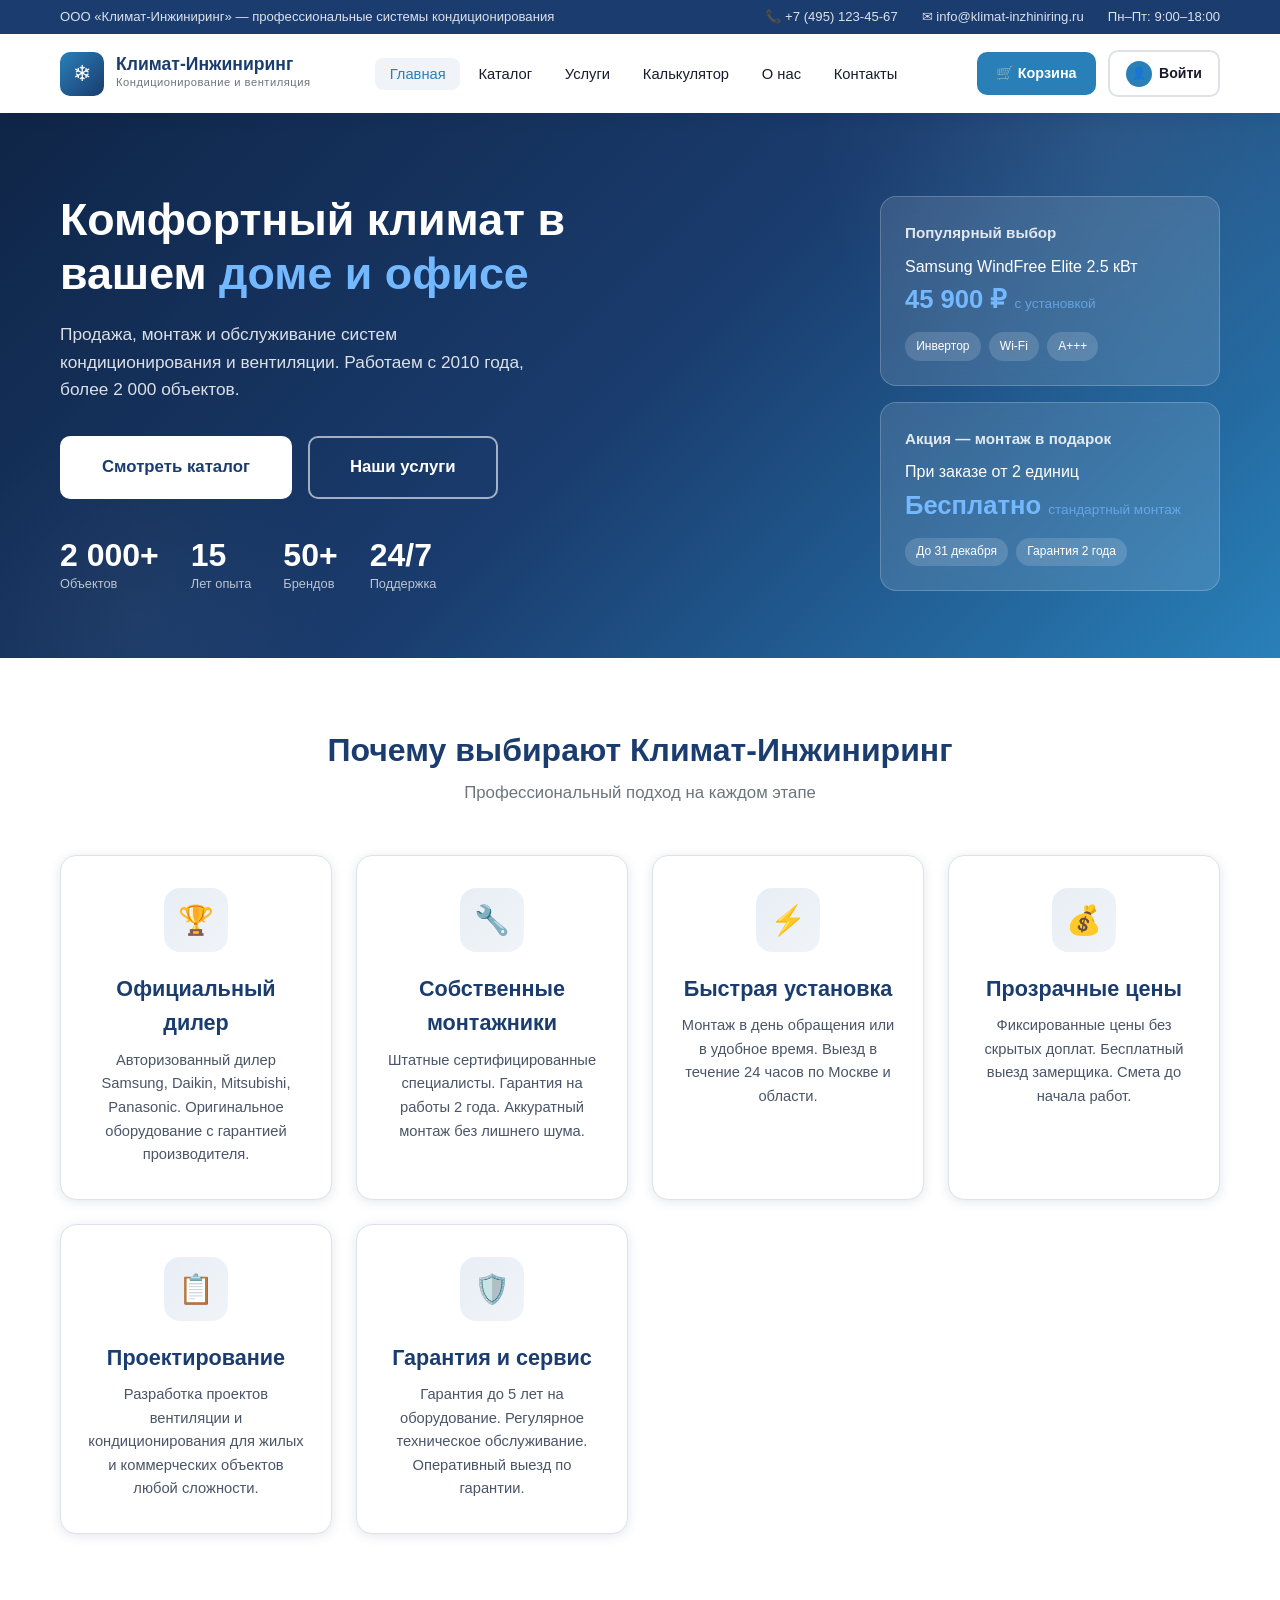
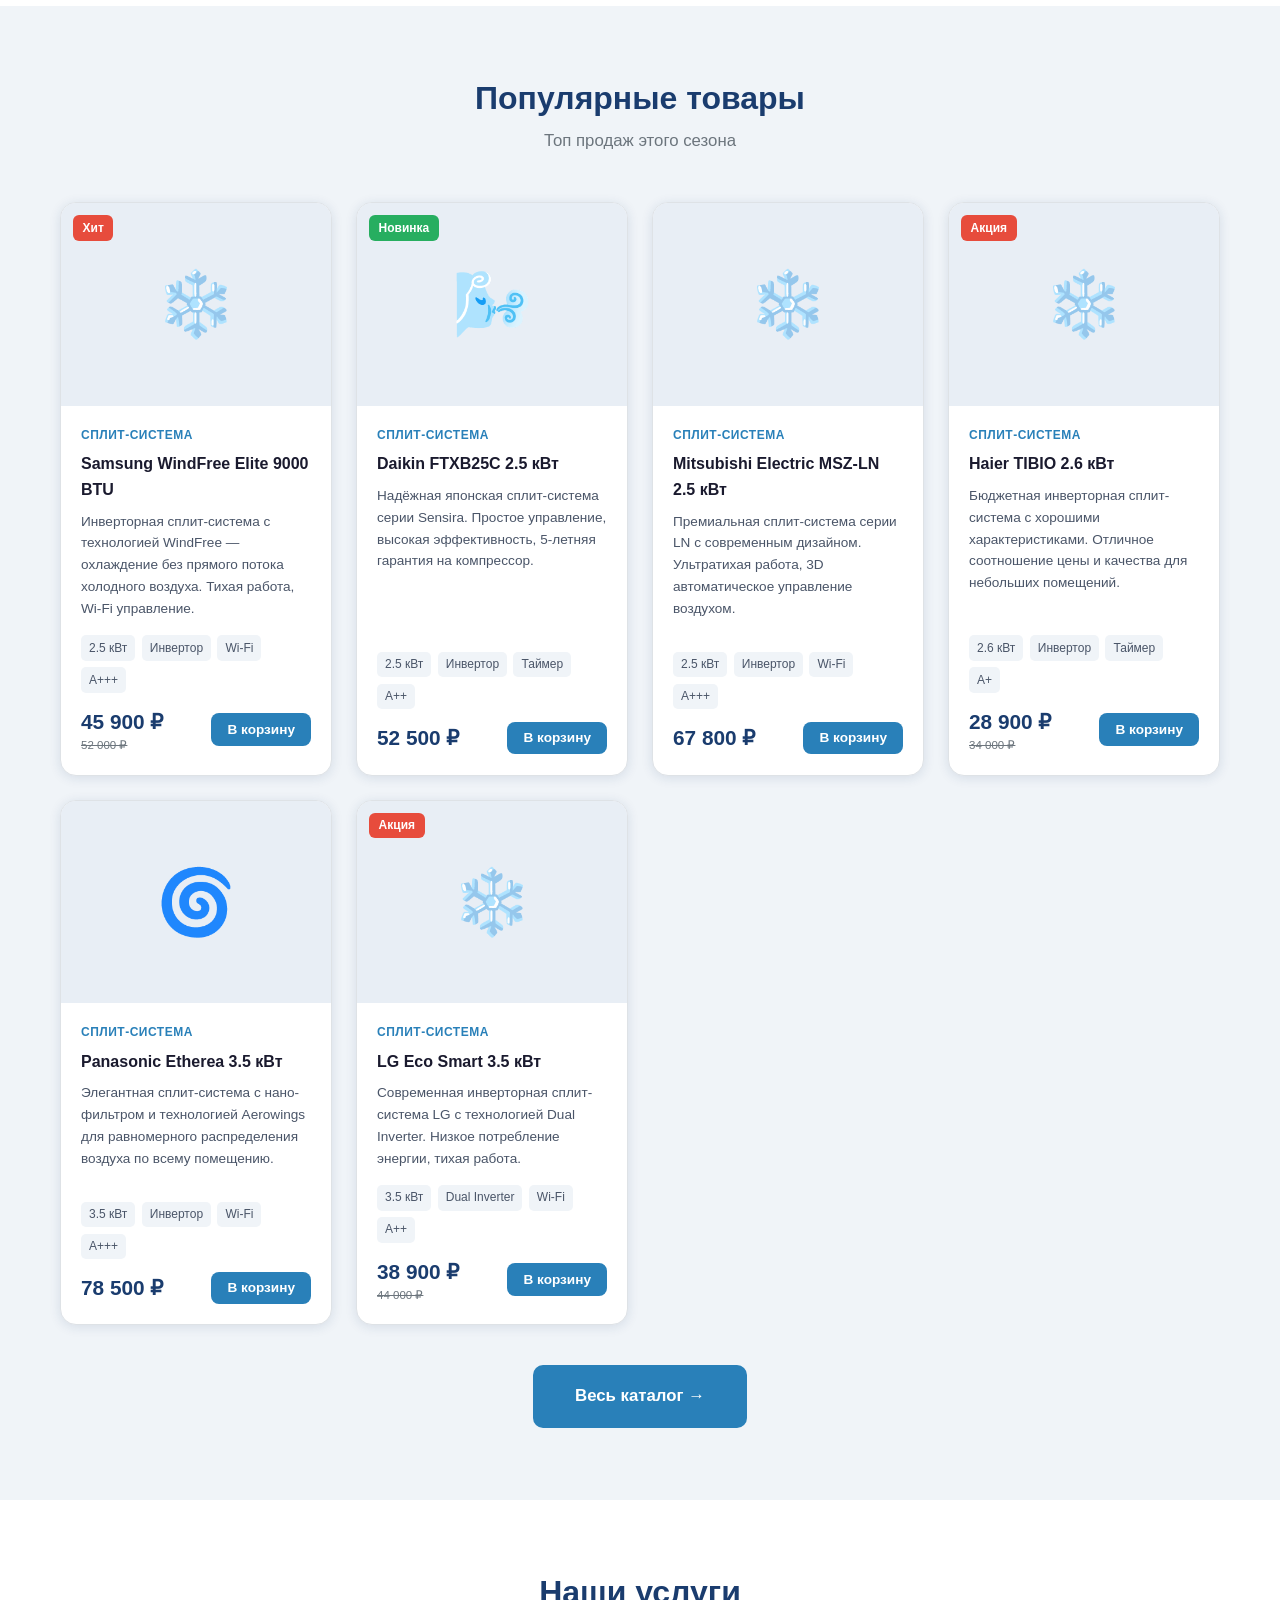
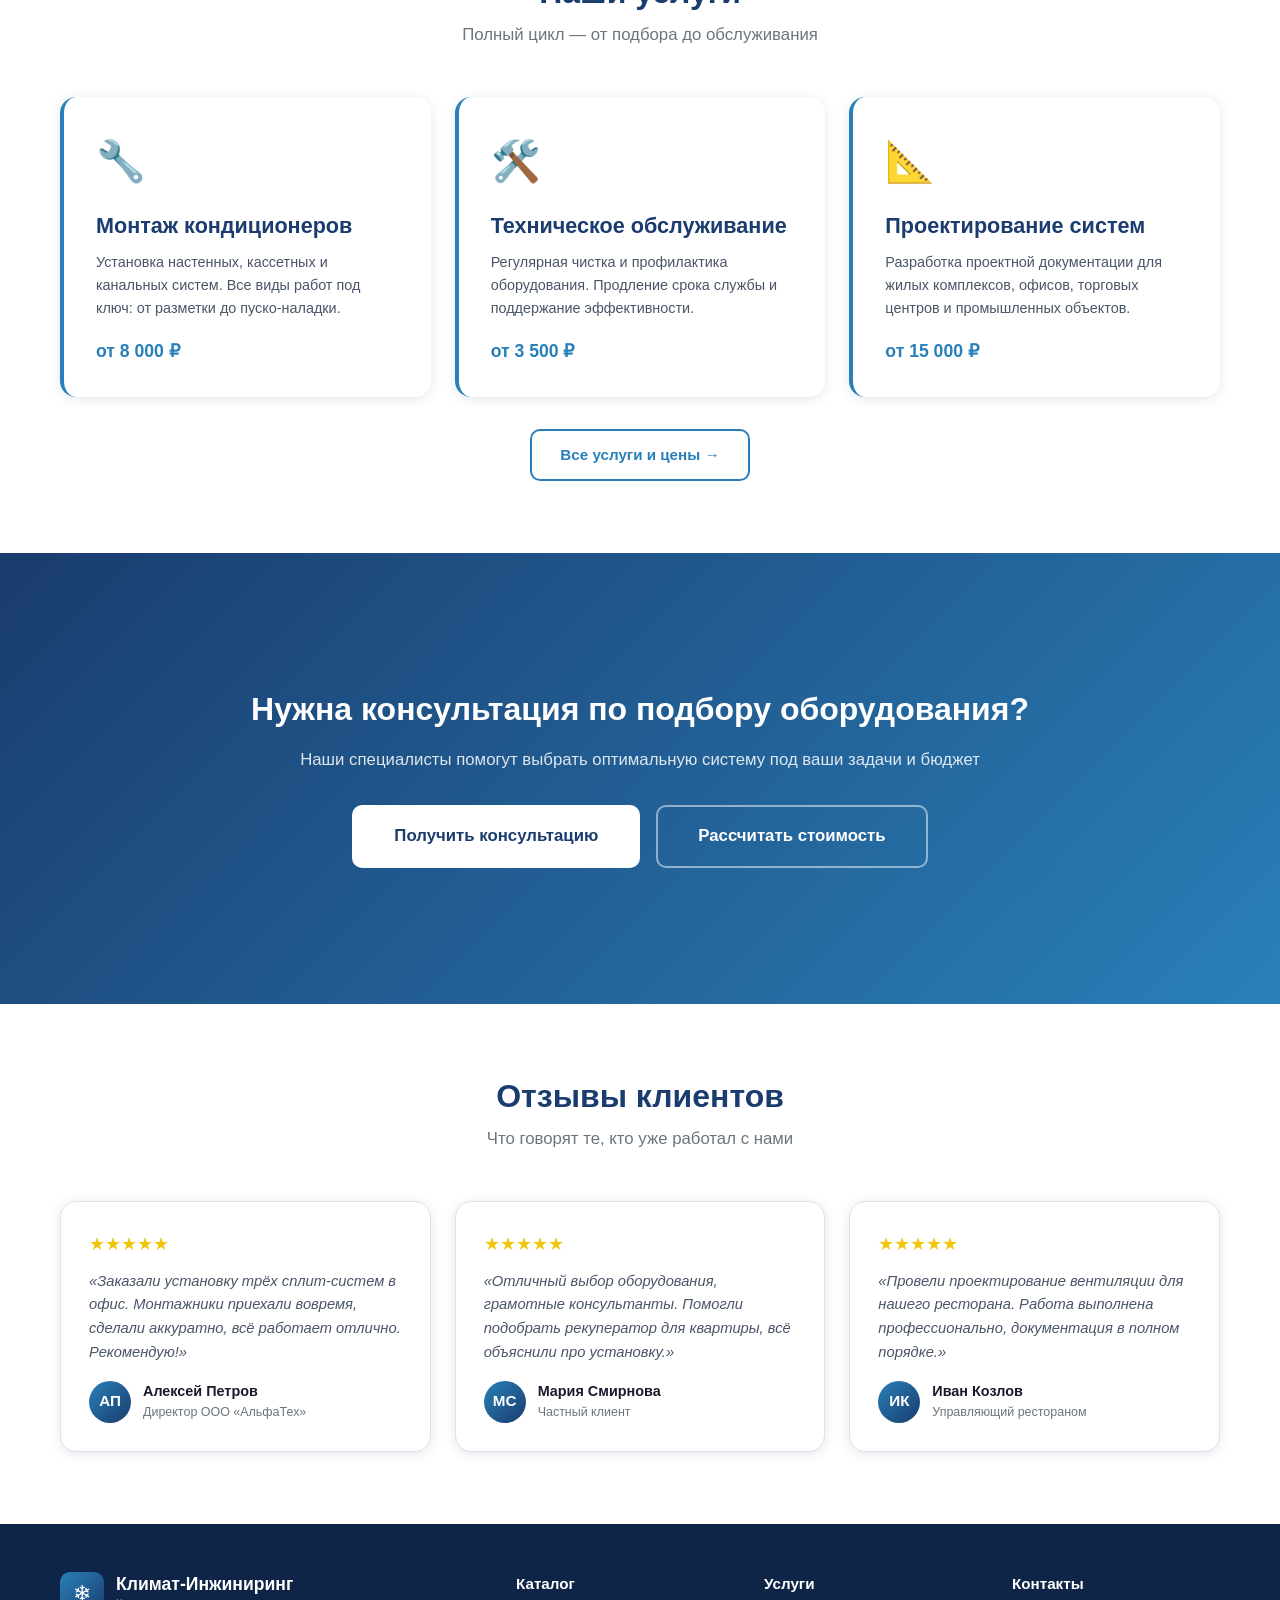
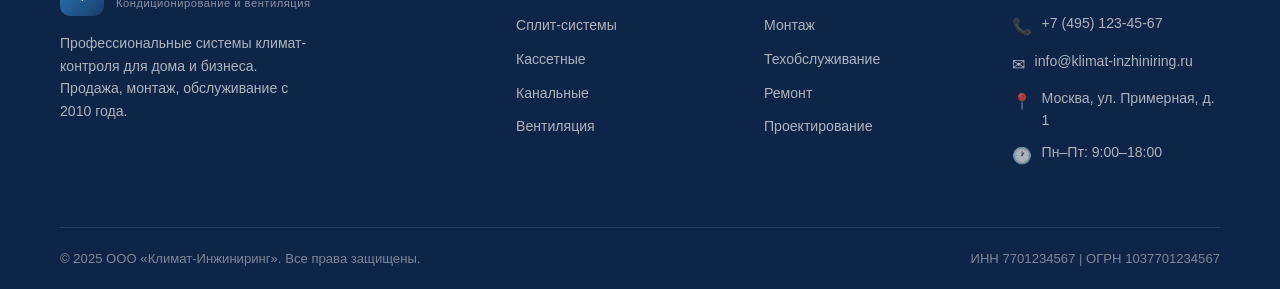
<file: index.html>
<!DOCTYPE html>
<html lang="ru">
<head>
  <meta charset="UTF-8">
  <meta name="viewport" content="width=device-width, initial-scale=1.0">
  <title>Климат-Инжиниринг — Кондиционирование и вентиляция</title>
  <meta name="description" content="ООО Климат-Инжиниринг — продажа и установка систем кондиционирования и вентиляции. Широкий каталог, профессиональный монтаж, гарантия.">
  <link rel="stylesheet" href="css/style.css">
  <link rel="stylesheet" href="css/account.css">
</head>
<body>

<!-- HEADER -->
<header class="header">
  <div class="header-top">
    <div class="container">
      <div>ООО «Климат-Инжиниринг» — профессиональные системы кондиционирования</div>
      <div class="header-top-contacts">
        <a href="tel:+74951234567">📞 +7 (495) 123-45-67</a>
        <a href="mailto:info@klimat-inzhiniring.ru">✉ info@klimat-inzhiniring.ru</a>
        <span>Пн–Пт: 9:00–18:00</span>
      </div>
    </div>
  </div>
  <div class="header-main">
    <div class="container">
      <a href="index.html" class="logo">
        <div class="logo-icon">❄</div>
        <div class="logo-text">
          <span class="logo-name">Климат-Инжиниринг</span>
          <span class="logo-tagline">Кондиционирование и вентиляция</span>
        </div>
      </a>
      <nav class="nav">
        <ul>
          <li><a href="index.html">Главная</a></li>
          <li><a href="catalog.html">Каталог</a></li>
          <li><a href="services.html">Услуги</a></li>
          <li><a href="calculator.html">Калькулятор</a></li>
          <li><a href="about.html">О нас</a></li>
          <li><a href="contacts.html">Контакты</a></li>
        </ul>
      </nav>
      <div class="header-actions">
        <a href="cart.html" class="cart-btn">
          🛒 Корзина
          <span class="cart-count hidden">0</span>
        </a>
        <a href="account.html" class="auth-btn">
          <span class="avatar-chip">👤</span>
          <span class="auth-user-name">Войти</span>
        </a>
        <button class="burger" id="burgerBtn" aria-label="Меню">
          <span></span><span></span><span></span>
        </button>
      </div>
    </div>
  </div>
</header>

<!-- MOBILE NAV -->
<nav class="mobile-nav" id="mobileNav">
  <button class="mobile-nav-close" id="mobileNavClose">✕</button>
  <ul>
    <li><a href="index.html">🏠 Главная</a></li>
    <li><a href="catalog.html">📦 Каталог</a></li>
    <li><a href="services.html">🔧 Услуги</a></li>
    <li><a href="calculator.html">🧮 Калькулятор</a></li>
    <li><a href="about.html">ℹ О нас</a></li>
    <li><a href="contacts.html">📍 Контакты</a></li>
    <li><a href="cart.html">🛒 Корзина</a></li>
  </ul>
</nav>

<!-- HERO -->
<section class="hero">
  <div class="container">
    <div class="hero-content">
      <div class="hero-text">
        <h1>Комфортный климат в вашем <span>доме и офисе</span></h1>
        <p>Продажа, монтаж и обслуживание систем кондиционирования и вентиляции. Работаем с 2010 года, более 2 000 объектов.</p>
        <div class="hero-actions">
          <a href="catalog.html" class="btn btn-white btn-lg">Смотреть каталог</a>
          <a href="services.html" class="btn btn-outline btn-lg" style="border-color:rgba(255,255,255,0.6);color:#fff">Наши услуги</a>
        </div>
        <div class="hero-stats">
          <div class="stat"><div class="stat-num">2 000+</div><div class="stat-label">Объектов</div></div>
          <div class="stat"><div class="stat-num">15</div><div class="stat-label">Лет опыта</div></div>
          <div class="stat"><div class="stat-num">50+</div><div class="stat-label">Брендов</div></div>
          <div class="stat"><div class="stat-num">24/7</div><div class="stat-label">Поддержка</div></div>
        </div>
      </div>
      <div class="hero-visual">
        <div class="hero-card">
          <h4>Популярный выбор</h4>
          <div>Samsung WindFree Elite 2.5 кВт</div>
          <div class="price">45 900 ₽ <span>с установкой</span></div>
          <div class="hero-card-features">
            <span class="feature-tag">Инвертор</span>
            <span class="feature-tag">Wi-Fi</span>
            <span class="feature-tag">A+++</span>
          </div>
        </div>
        <div class="hero-card">
          <h4>Акция — монтаж в подарок</h4>
          <div>При заказе от 2 единиц</div>
          <div class="price">Бесплатно <span>стандартный монтаж</span></div>
          <div class="hero-card-features">
            <span class="feature-tag">До 31 декабря</span>
            <span class="feature-tag">Гарантия 2 года</span>
          </div>
        </div>
      </div>
    </div>
  </div>
</section>

<!-- FEATURES -->
<section class="section">
  <div class="container">
    <h2 class="section-title">Почему выбирают Климат-Инжиниринг</h2>
    <p class="section-sub">Профессиональный подход на каждом этапе</p>
    <div class="features-grid">
      <div class="feature-card">
        <div class="feature-icon">🏆</div>
        <h3>Официальный дилер</h3>
        <p>Авторизованный дилер Samsung, Daikin, Mitsubishi, Panasonic. Оригинальное оборудование с гарантией производителя.</p>
      </div>
      <div class="feature-card">
        <div class="feature-icon">🔧</div>
        <h3>Собственные монтажники</h3>
        <p>Штатные сертифицированные специалисты. Гарантия на работы 2 года. Аккуратный монтаж без лишнего шума.</p>
      </div>
      <div class="feature-card">
        <div class="feature-icon">⚡</div>
        <h3>Быстрая установка</h3>
        <p>Монтаж в день обращения или в удобное время. Выезд в течение 24 часов по Москве и области.</p>
      </div>
      <div class="feature-card">
        <div class="feature-icon">💰</div>
        <h3>Прозрачные цены</h3>
        <p>Фиксированные цены без скрытых доплат. Бесплатный выезд замерщика. Смета до начала работ.</p>
      </div>
      <div class="feature-card">
        <div class="feature-icon">📋</div>
        <h3>Проектирование</h3>
        <p>Разработка проектов вентиляции и кондиционирования для жилых и коммерческих объектов любой сложности.</p>
      </div>
      <div class="feature-card">
        <div class="feature-icon">🛡️</div>
        <h3>Гарантия и сервис</h3>
        <p>Гарантия до 5 лет на оборудование. Регулярное техническое обслуживание. Оперативный выезд по гарантии.</p>
      </div>
    </div>
  </div>
</section>

<!-- FEATURED PRODUCTS -->
<section class="section section-light">
  <div class="container">
    <h2 class="section-title">Популярные товары</h2>
    <p class="section-sub">Топ продаж этого сезона</p>
    <div class="products-grid" id="featuredProducts"></div>
    <div style="text-align:center;margin-top:2.5rem">
      <a href="catalog.html" class="btn btn-primary btn-lg">Весь каталог →</a>
    </div>
  </div>
</section>

<!-- SERVICES PREVIEW -->
<section class="section">
  <div class="container">
    <h2 class="section-title">Наши услуги</h2>
    <p class="section-sub">Полный цикл — от подбора до обслуживания</p>
    <div class="services-list">
      <div class="service-item">
        <div class="service-item-icon">🔧</div>
        <h3>Монтаж кондиционеров</h3>
        <p>Установка настенных, кассетных и канальных систем. Все виды работ под ключ: от разметки до пуско-наладки.</p>
        <div class="service-price">от 8 000 ₽</div>
      </div>
      <div class="service-item">
        <div class="service-item-icon">🛠️</div>
        <h3>Техническое обслуживание</h3>
        <p>Регулярная чистка и профилактика оборудования. Продление срока службы и поддержание эффективности.</p>
        <div class="service-price">от 3 500 ₽</div>
      </div>
      <div class="service-item">
        <div class="service-item-icon">📐</div>
        <h3>Проектирование систем</h3>
        <p>Разработка проектной документации для жилых комплексов, офисов, торговых центров и промышленных объектов.</p>
        <div class="service-price">от 15 000 ₽</div>
      </div>
    </div>
    <div style="text-align:center;margin-top:2rem">
      <a href="services.html" class="btn btn-outline">Все услуги и цены →</a>
    </div>
  </div>
</section>

<!-- CTA -->
<section class="section section-blue">
  <div class="container">
    <div class="cta-banner">
      <h2>Нужна консультация по подбору оборудования?</h2>
      <p>Наши специалисты помогут выбрать оптимальную систему под ваши задачи и бюджет</p>
      <div style="display:flex;gap:1rem;justify-content:center;flex-wrap:wrap">
        <a href="contacts.html" class="btn btn-white btn-lg">Получить консультацию</a>
        <a href="calculator.html" class="btn btn-outline btn-lg" style="border-color:rgba(255,255,255,0.5);color:#fff">Рассчитать стоимость</a>
      </div>
    </div>
  </div>
</section>

<!-- TESTIMONIALS -->
<section class="section">
  <div class="container">
    <h2 class="section-title">Отзывы клиентов</h2>
    <p class="section-sub">Что говорят те, кто уже работал с нами</p>
    <div class="testimonials-grid">
      <div class="testimonial-card">
        <div class="testimonial-stars">★★★★★</div>
        <p class="testimonial-text">«Заказали установку трёх сплит-систем в офис. Монтажники приехали вовремя, сделали аккуратно, всё работает отлично. Рекомендую!»</p>
        <div class="testimonial-author">
          <div class="testimonial-avatar">АП</div>
          <div>
            <div class="testimonial-name">Алексей Петров</div>
            <div class="testimonial-role">Директор ООО «АльфаТех»</div>
          </div>
        </div>
      </div>
      <div class="testimonial-card">
        <div class="testimonial-stars">★★★★★</div>
        <p class="testimonial-text">«Отличный выбор оборудования, грамотные консультанты. Помогли подобрать рекуператор для квартиры, всё объяснили про установку.»</p>
        <div class="testimonial-author">
          <div class="testimonial-avatar">МС</div>
          <div>
            <div class="testimonial-name">Мария Смирнова</div>
            <div class="testimonial-role">Частный клиент</div>
          </div>
        </div>
      </div>
      <div class="testimonial-card">
        <div class="testimonial-stars">★★★★★</div>
        <p class="testimonial-text">«Провели проектирование вентиляции для нашего ресторана. Работа выполнена профессионально, документация в полном порядке.»</p>
        <div class="testimonial-author">
          <div class="testimonial-avatar">ИК</div>
          <div>
            <div class="testimonial-name">Иван Козлов</div>
            <div class="testimonial-role">Управляющий рестораном</div>
          </div>
        </div>
      </div>
    </div>
  </div>
</section>

<!-- FOOTER -->
<footer class="footer">
  <div class="footer-main">
    <div class="container">
      <div class="footer-grid">
        <div class="footer-brand">
          <a href="index.html" class="logo">
            <div class="logo-icon">❄</div>
            <div class="logo-text">
              <span class="logo-name">Климат-Инжиниринг</span>
              <span class="logo-tagline">Кондиционирование и вентиляция</span>
            </div>
          </a>
          <p>Профессиональные системы климат-контроля для дома и бизнеса. Продажа, монтаж, обслуживание с 2010 года.</p>
        </div>
        <div class="footer-col">
          <h4>Каталог</h4>
          <ul>
            <li><a href="catalog.html?cat=split">Сплит-системы</a></li>
            <li><a href="catalog.html?cat=cassette">Кассетные</a></li>
            <li><a href="catalog.html?cat=duct">Канальные</a></li>
            <li><a href="catalog.html?cat=ventilation">Вентиляция</a></li>
          </ul>
        </div>
        <div class="footer-col">
          <h4>Услуги</h4>
          <ul>
            <li><a href="services.html">Монтаж</a></li>
            <li><a href="services.html">Техобслуживание</a></li>
            <li><a href="services.html">Ремонт</a></li>
            <li><a href="services.html">Проектирование</a></li>
          </ul>
        </div>
        <div class="footer-col">
          <h4>Контакты</h4>
          <div class="footer-contact-item"><span class="icon">📞</span><span>+7 (495) 123-45-67</span></div>
          <div class="footer-contact-item"><span class="icon">✉</span><span>info@klimat-inzhiniring.ru</span></div>
          <div class="footer-contact-item"><span class="icon">📍</span><span>Москва, ул. Примерная, д. 1</span></div>
          <div class="footer-contact-item"><span class="icon">🕐</span><span>Пн–Пт: 9:00–18:00</span></div>
        </div>
      </div>
    </div>
  </div>
  <div class="container">
    <div class="footer-bottom">
      <span>© 2025 ООО «Климат-Инжиниринг». Все права защищены.</span>
      <span>ИНН 7701234567 | ОГРН 1037701234567</span>
    </div>
  </div>
</footer>

<script src="js/data.js"></script>
<script src="js/auth.js"></script>
<script src="js/main.js"></script>
<script>
  document.addEventListener('DOMContentLoaded', () => {
    const container = document.getElementById('featuredProducts');
    const featured = PRODUCTS.filter(p => ['hot','new'].includes(p.badgeType) || [1,3,5,12,13].includes(p.id)).slice(0, 6);
    container.innerHTML = featured.map(p => renderProductCard(p)).join('');
    attachCartButtons(container);
  });
</script>
</body>
</html>
</file>
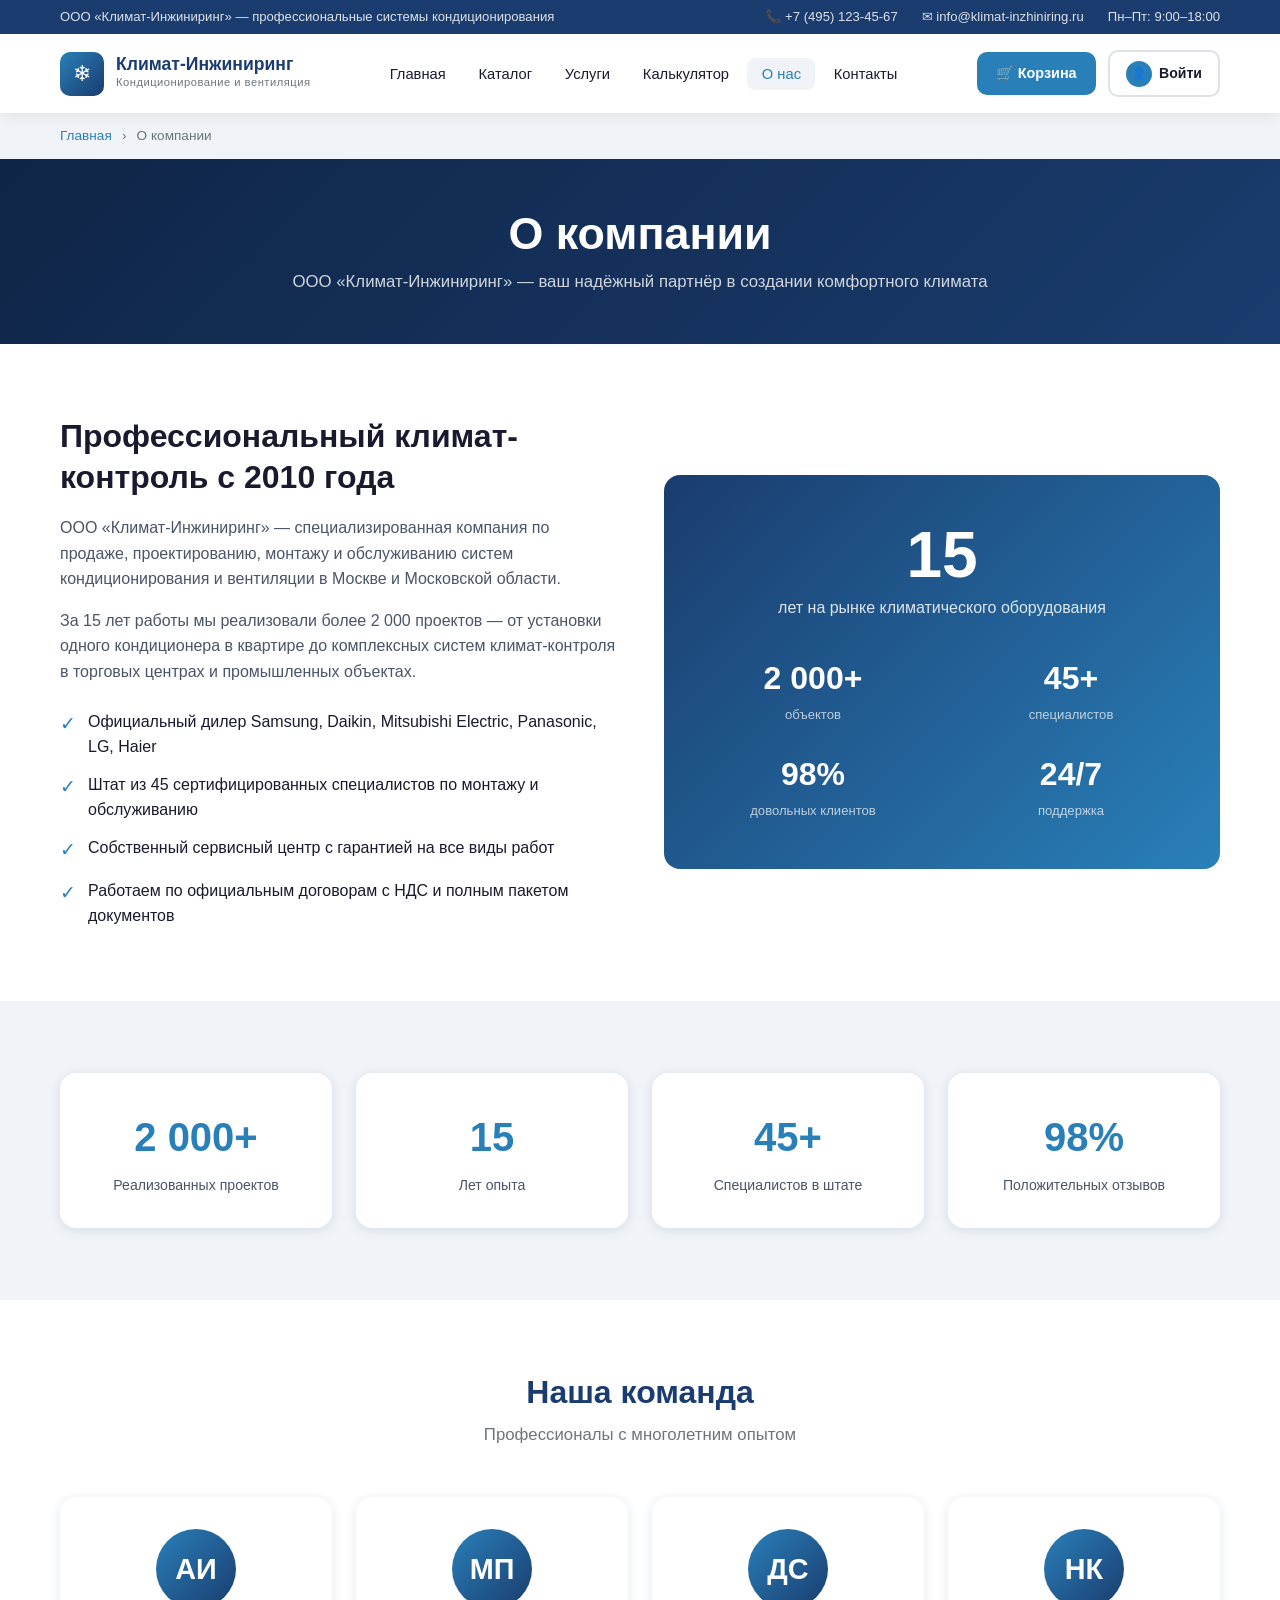
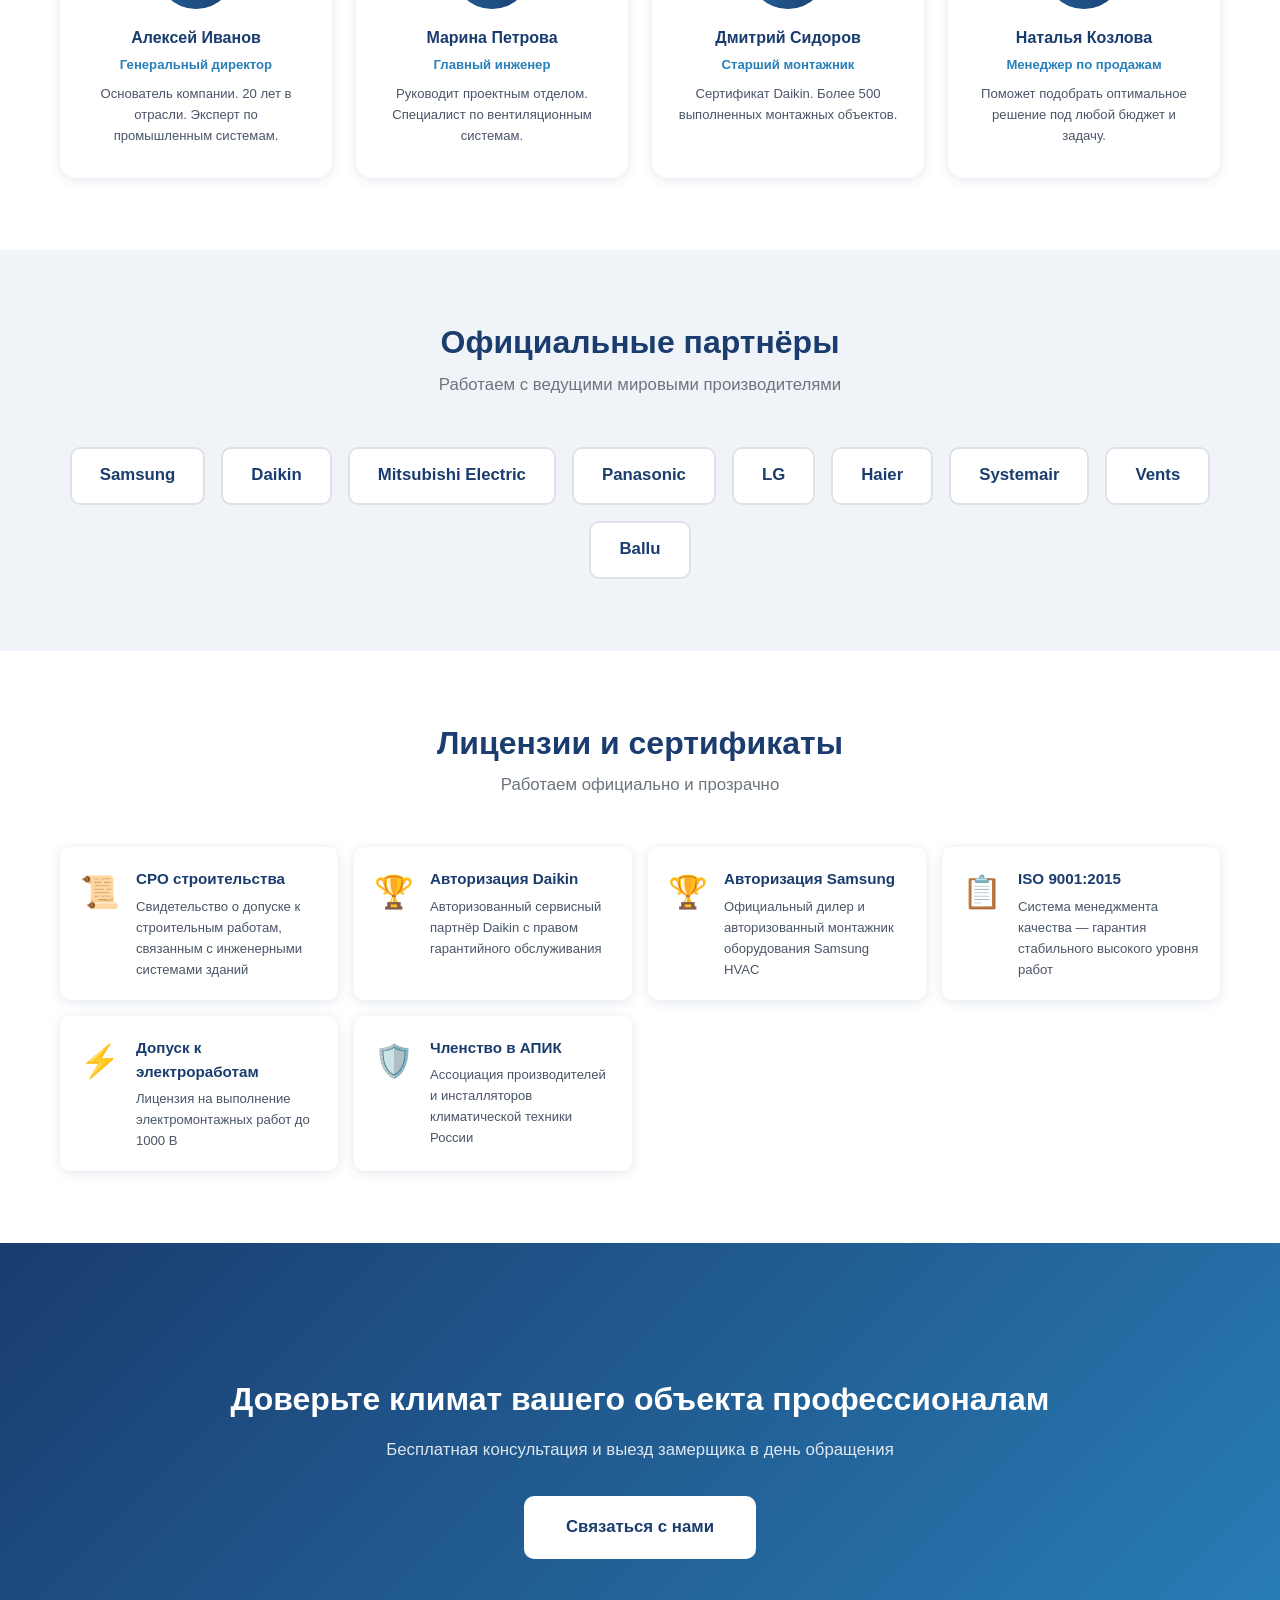
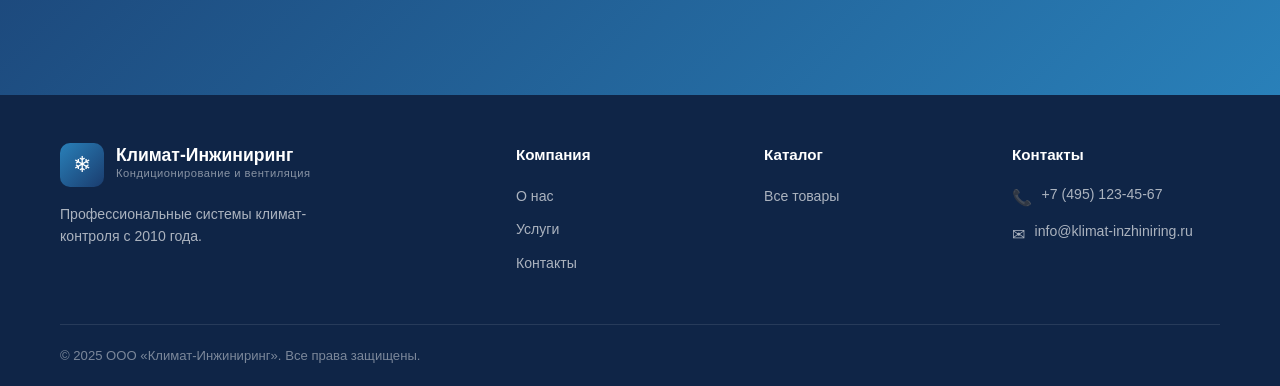
<file: about.html>
<!DOCTYPE html>
<html lang="ru">
<head>
  <meta charset="UTF-8">
  <meta name="viewport" content="width=device-width, initial-scale=1.0">
  <title>О компании — Климат-Инжиниринг</title>
  <link rel="stylesheet" href="css/style.css">
  <link rel="stylesheet" href="css/account.css">
  <style>
    .about-intro { display: grid; grid-template-columns: 1fr 1fr; gap: 3rem; align-items: center; }
    .about-intro-visual {
      background: linear-gradient(135deg, var(--primary), var(--accent));
      border-radius: var(--radius-lg); padding: 3rem 2rem;
      color: var(--white); text-align: center;
    }
    .about-intro-visual .big-num { font-size: 4rem; font-weight: 900; line-height: 1; }
    .about-intro-visual p { opacity: 0.85; margin-top: 0.5rem; }
    .stats-grid { display: grid; grid-template-columns: repeat(4, 1fr); gap: 1.5rem; }
    .stat-card { background: var(--white); border-radius: var(--radius-lg); padding: 2rem 1rem; text-align: center; box-shadow: var(--shadow); }
    .stat-card .num { font-size: 2.5rem; font-weight: 800; color: var(--accent); }
    .stat-card .label { font-size: 0.88rem; color: var(--text-light); margin-top: 0.3rem; }
    .team-grid { display: grid; grid-template-columns: repeat(auto-fit, minmax(200px, 1fr)); gap: 1.5rem; }
    .team-card { text-align: center; background: var(--white); border-radius: var(--radius-lg); padding: 2rem 1.5rem; box-shadow: var(--shadow); }
    .team-avatar { width: 80px; height: 80px; border-radius: 50%; background: linear-gradient(135deg, var(--accent), var(--primary)); display: flex; align-items: center; justify-content: center; color: var(--white); font-size: 1.8rem; font-weight: 700; margin: 0 auto 1rem; }
    .team-card h4 { color: var(--primary); margin-bottom: 0.25rem; }
    .team-card .role { font-size: 0.82rem; color: var(--accent); font-weight: 600; margin-bottom: 0.5rem; }
    .team-card p { font-size: 0.82rem; color: var(--text-light); }
    .partners-logos { display: flex; flex-wrap: wrap; gap: 1rem; justify-content: center; align-items: center; }
    .partner-badge {
      background: var(--white); border: 2px solid var(--gray-light); border-radius: var(--radius);
      padding: 0.85rem 1.75rem; font-weight: 700; color: var(--primary); font-size: 1.05rem;
      transition: var(--transition);
    }
    .partner-badge:hover { border-color: var(--accent); color: var(--accent); }
    .cert-list { display: grid; grid-template-columns: repeat(auto-fit, minmax(260px, 1fr)); gap: 1rem; }
    .cert-item { display: flex; gap: 1rem; padding: 1.25rem; background: var(--white); border-radius: var(--radius); box-shadow: var(--shadow); }
    .cert-icon { font-size: 2rem; flex-shrink: 0; }
    .cert-item h4 { color: var(--primary); margin-bottom: 0.25rem; font-size: 0.95rem; }
    .cert-item p { font-size: 0.82rem; color: var(--text-light); }
    @media (max-width: 768px) {
      .about-intro { grid-template-columns: 1fr; }
      .stats-grid { grid-template-columns: repeat(2, 1fr); }
    }
  </style>
</head>
<body>

<!-- HEADER -->
<header class="header">
  <div class="header-top">
    <div class="container">
      <div>ООО «Климат-Инжиниринг» — профессиональные системы кондиционирования</div>
      <div class="header-top-contacts">
        <a href="tel:+74951234567">📞 +7 (495) 123-45-67</a>
        <a href="mailto:info@klimat-inzhiniring.ru">✉ info@klimat-inzhiniring.ru</a>
        <span>Пн–Пт: 9:00–18:00</span>
      </div>
    </div>
  </div>
  <div class="header-main">
    <div class="container">
      <a href="index.html" class="logo">
        <div class="logo-icon">❄</div>
        <div class="logo-text">
          <span class="logo-name">Климат-Инжиниринг</span>
          <span class="logo-tagline">Кондиционирование и вентиляция</span>
        </div>
      </a>
      <nav class="nav">
        <ul>
          <li><a href="index.html">Главная</a></li>
          <li><a href="catalog.html">Каталог</a></li>
          <li><a href="services.html">Услуги</a></li>
          <li><a href="calculator.html">Калькулятор</a></li>
          <li><a href="about.html">О нас</a></li>
          <li><a href="contacts.html">Контакты</a></li>
        </ul>
      </nav>
      <div class="header-actions">
        <a href="cart.html" class="cart-btn">
          🛒 Корзина
          <span class="cart-count hidden">0</span>
        </a>
        <a href="account.html" class="auth-btn">
          <span class="avatar-chip">👤</span>
          <span class="auth-user-name">Войти</span>
        </a>
        <button class="burger" id="burgerBtn" aria-label="Меню">
          <span></span><span></span><span></span>
        </button>
      </div>
    </div>
  </div>
</header>

<nav class="mobile-nav" id="mobileNav">
  <button class="mobile-nav-close" id="mobileNavClose">✕</button>
  <ul>
    <li><a href="index.html">🏠 Главная</a></li>
    <li><a href="catalog.html">📦 Каталог</a></li>
    <li><a href="services.html">🔧 Услуги</a></li>
    <li><a href="calculator.html">🧮 Калькулятор</a></li>
    <li><a href="about.html">ℹ О нас</a></li>
    <li><a href="contacts.html">📍 Контакты</a></li>
    <li><a href="cart.html">🛒 Корзина</a></li>
  </ul>
</nav>

<div class="breadcrumb">
  <div class="container">
    <a href="index.html">Главная</a> <span>›</span> О компании
  </div>
</div>

<div class="page-hero">
  <div class="container">
    <h1>О компании</h1>
    <p>ООО «Климат-Инжиниринг» — ваш надёжный партнёр в создании комфортного климата</p>
  </div>
</div>

<!-- ABOUT INTRO -->
<section class="section">
  <div class="container">
    <div class="about-intro">
      <div>
        <h2>Профессиональный климат-контроль с 2010 года</h2>
        <p style="color:var(--text-light);margin:1rem 0">ООО «Климат-Инжиниринг» — специализированная компания по продаже, проектированию, монтажу и обслуживанию систем кондиционирования и вентиляции в Москве и Московской области.</p>
        <p style="color:var(--text-light);margin-bottom:1.5rem">За 15 лет работы мы реализовали более 2 000 проектов — от установки одного кондиционера в квартире до комплексных систем климат-контроля в торговых центрах и промышленных объектах.</p>
        <div style="display:flex;flex-direction:column;gap:0.75rem">
          <div style="display:flex;gap:0.75rem;align-items:flex-start">
            <span style="color:var(--accent);font-size:1.2rem;flex-shrink:0">✓</span>
            <span>Официальный дилер Samsung, Daikin, Mitsubishi Electric, Panasonic, LG, Haier</span>
          </div>
          <div style="display:flex;gap:0.75rem;align-items:flex-start">
            <span style="color:var(--accent);font-size:1.2rem;flex-shrink:0">✓</span>
            <span>Штат из 45 сертифицированных специалистов по монтажу и обслуживанию</span>
          </div>
          <div style="display:flex;gap:0.75rem;align-items:flex-start">
            <span style="color:var(--accent);font-size:1.2rem;flex-shrink:0">✓</span>
            <span>Собственный сервисный центр с гарантией на все виды работ</span>
          </div>
          <div style="display:flex;gap:0.75rem;align-items:flex-start">
            <span style="color:var(--accent);font-size:1.2rem;flex-shrink:0">✓</span>
            <span>Работаем по официальным договорам с НДС и полным пакетом документов</span>
          </div>
        </div>
      </div>
      <div class="about-intro-visual">
        <div class="big-num">15</div>
        <p>лет на рынке климатического оборудования</p>
        <div style="display:grid;grid-template-columns:1fr 1fr;gap:1.5rem;margin-top:2rem">
          <div><div style="font-size:2rem;font-weight:800">2 000+</div><div style="opacity:0.7;font-size:0.82rem">объектов</div></div>
          <div><div style="font-size:2rem;font-weight:800">45+</div><div style="opacity:0.7;font-size:0.82rem">специалистов</div></div>
          <div><div style="font-size:2rem;font-weight:800">98%</div><div style="opacity:0.7;font-size:0.82rem">довольных клиентов</div></div>
          <div><div style="font-size:2rem;font-weight:800">24/7</div><div style="opacity:0.7;font-size:0.82rem">поддержка</div></div>
        </div>
      </div>
    </div>
  </div>
</section>

<!-- STATS -->
<section class="section section-light">
  <div class="container">
    <div class="stats-grid">
      <div class="stat-card">
        <div class="num">2 000+</div>
        <div class="label">Реализованных проектов</div>
      </div>
      <div class="stat-card">
        <div class="num">15</div>
        <div class="label">Лет опыта</div>
      </div>
      <div class="stat-card">
        <div class="num">45+</div>
        <div class="label">Специалистов в штате</div>
      </div>
      <div class="stat-card">
        <div class="num">98%</div>
        <div class="label">Положительных отзывов</div>
      </div>
    </div>
  </div>
</section>

<!-- TEAM -->
<section class="section">
  <div class="container">
    <h2 class="section-title">Наша команда</h2>
    <p class="section-sub">Профессионалы с многолетним опытом</p>
    <div class="team-grid">
      <div class="team-card">
        <div class="team-avatar">АИ</div>
        <h4>Алексей Иванов</h4>
        <div class="role">Генеральный директор</div>
        <p>Основатель компании. 20 лет в отрасли. Эксперт по промышленным системам.</p>
      </div>
      <div class="team-card">
        <div class="team-avatar">МП</div>
        <h4>Марина Петрова</h4>
        <div class="role">Главный инженер</div>
        <p>Руководит проектным отделом. Специалист по вентиляционным системам.</p>
      </div>
      <div class="team-card">
        <div class="team-avatar">ДС</div>
        <h4>Дмитрий Сидоров</h4>
        <div class="role">Старший монтажник</div>
        <p>Сертификат Daikin. Более 500 выполненных монтажных объектов.</p>
      </div>
      <div class="team-card">
        <div class="team-avatar">НК</div>
        <h4>Наталья Козлова</h4>
        <div class="role">Менеджер по продажам</div>
        <p>Поможет подобрать оптимальное решение под любой бюджет и задачу.</p>
      </div>
    </div>
  </div>
</section>

<!-- PARTNERS -->
<section class="section section-light">
  <div class="container">
    <h2 class="section-title">Официальные партнёры</h2>
    <p class="section-sub">Работаем с ведущими мировыми производителями</p>
    <div class="partners-logos">
      <div class="partner-badge">Samsung</div>
      <div class="partner-badge">Daikin</div>
      <div class="partner-badge">Mitsubishi Electric</div>
      <div class="partner-badge">Panasonic</div>
      <div class="partner-badge">LG</div>
      <div class="partner-badge">Haier</div>
      <div class="partner-badge">Systemair</div>
      <div class="partner-badge">Vents</div>
      <div class="partner-badge">Ballu</div>
    </div>
  </div>
</section>

<!-- CERTIFICATES -->
<section class="section">
  <div class="container">
    <h2 class="section-title">Лицензии и сертификаты</h2>
    <p class="section-sub">Работаем официально и прозрачно</p>
    <div class="cert-list">
      <div class="cert-item">
        <div class="cert-icon">📜</div>
        <div>
          <h4>СРО строительства</h4>
          <p>Свидетельство о допуске к строительным работам, связанным с инженерными системами зданий</p>
        </div>
      </div>
      <div class="cert-item">
        <div class="cert-icon">🏆</div>
        <div>
          <h4>Авторизация Daikin</h4>
          <p>Авторизованный сервисный партнёр Daikin с правом гарантийного обслуживания</p>
        </div>
      </div>
      <div class="cert-item">
        <div class="cert-icon">🏆</div>
        <div>
          <h4>Авторизация Samsung</h4>
          <p>Официальный дилер и авторизованный монтажник оборудования Samsung HVAC</p>
        </div>
      </div>
      <div class="cert-item">
        <div class="cert-icon">📋</div>
        <div>
          <h4>ISO 9001:2015</h4>
          <p>Система менеджмента качества — гарантия стабильного высокого уровня работ</p>
        </div>
      </div>
      <div class="cert-item">
        <div class="cert-icon">⚡</div>
        <div>
          <h4>Допуск к электроработам</h4>
          <p>Лицензия на выполнение электромонтажных работ до 1000 В</p>
        </div>
      </div>
      <div class="cert-item">
        <div class="cert-icon">🛡️</div>
        <div>
          <h4>Членство в АПИК</h4>
          <p>Ассоциация производителей и инсталляторов климатической техники России</p>
        </div>
      </div>
    </div>
  </div>
</section>

<!-- CTA -->
<section class="section section-blue">
  <div class="container">
    <div class="cta-banner">
      <h2>Доверьте климат вашего объекта профессионалам</h2>
      <p>Бесплатная консультация и выезд замерщика в день обращения</p>
      <a href="contacts.html" class="btn btn-white btn-lg">Связаться с нами</a>
    </div>
  </div>
</section>

<!-- FOOTER -->
<footer class="footer">
  <div class="footer-main">
    <div class="container">
      <div class="footer-grid">
        <div class="footer-brand">
          <a href="index.html" class="logo">
            <div class="logo-icon">❄</div>
            <div class="logo-text">
              <span class="logo-name">Климат-Инжиниринг</span>
              <span class="logo-tagline">Кондиционирование и вентиляция</span>
            </div>
          </a>
          <p>Профессиональные системы климат-контроля с 2010 года.</p>
        </div>
        <div class="footer-col">
          <h4>Компания</h4>
          <ul>
            <li><a href="about.html">О нас</a></li>
            <li><a href="services.html">Услуги</a></li>
            <li><a href="contacts.html">Контакты</a></li>
          </ul>
        </div>
        <div class="footer-col">
          <h4>Каталог</h4>
          <ul>
            <li><a href="catalog.html">Все товары</a></li>
          </ul>
        </div>
        <div class="footer-col">
          <h4>Контакты</h4>
          <div class="footer-contact-item"><span class="icon">📞</span><span>+7 (495) 123-45-67</span></div>
          <div class="footer-contact-item"><span class="icon">✉</span><span>info@klimat-inzhiniring.ru</span></div>
        </div>
      </div>
    </div>
  </div>
  <div class="container">
    <div class="footer-bottom">
      <span>© 2025 ООО «Климат-Инжиниринг». Все права защищены.</span>
    </div>
  </div>
</footer>

<script src="js/data.js"></script>
<script src="js/auth.js"></script>
<script src="js/main.js"></script>
</body>
</html>
</file>
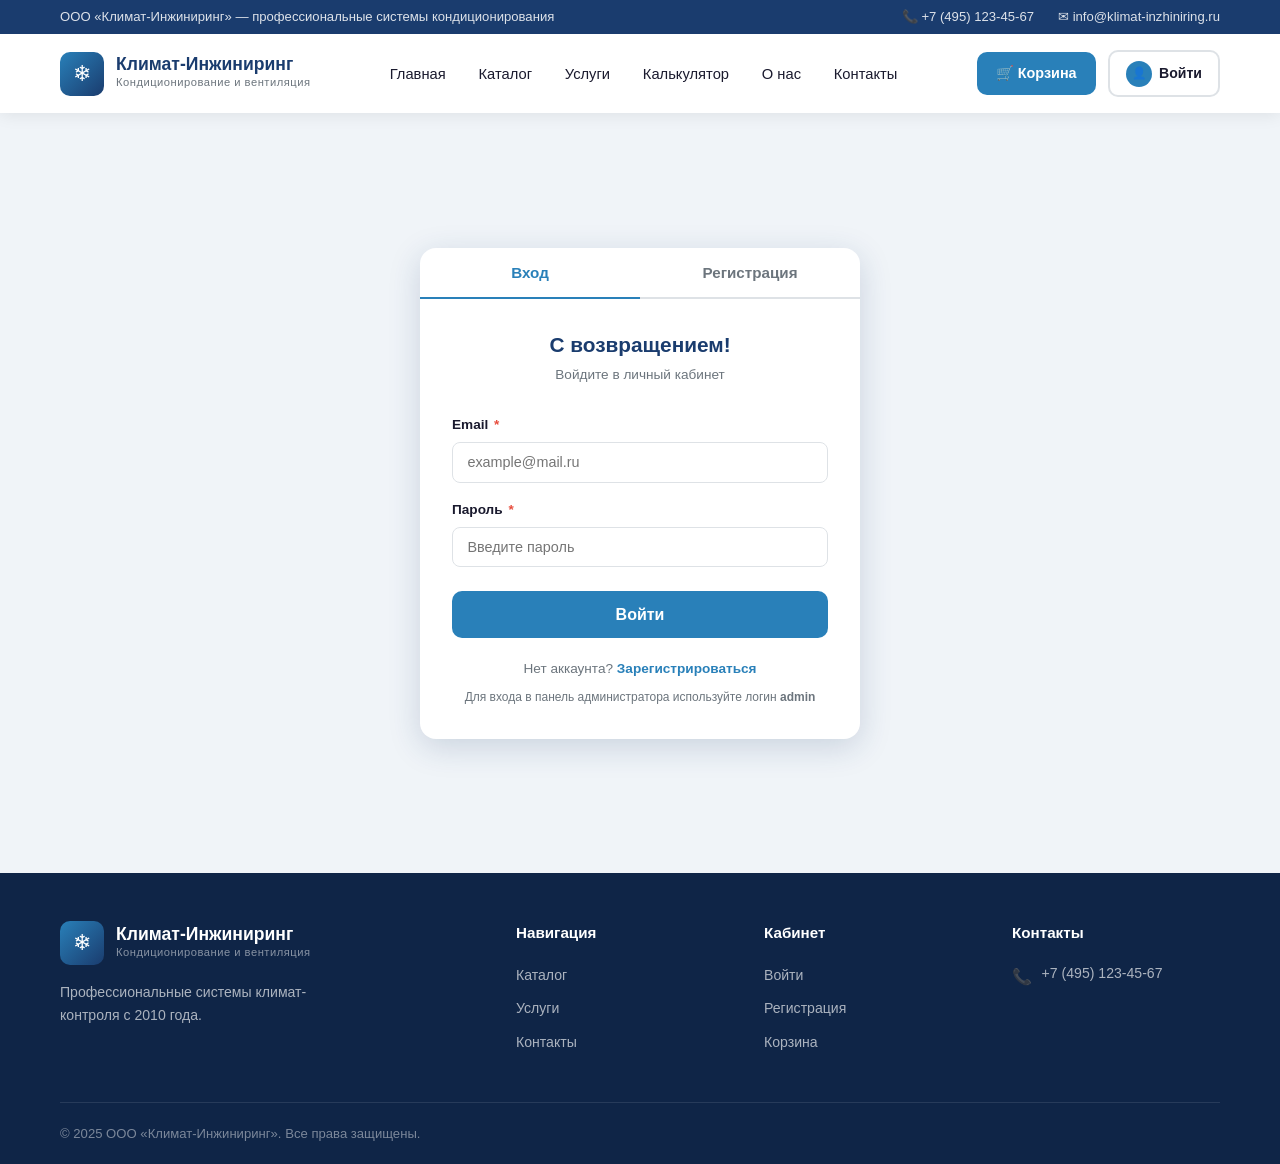
<file: account.html>
<!DOCTYPE html>
<html lang="ru">
<head>
  <meta charset="UTF-8">
  <meta name="viewport" content="width=device-width, initial-scale=1.0">
  <title>Личный кабинет — Климат-Инжиниринг</title>
  <link rel="stylesheet" href="css/style.css">
  <link rel="stylesheet" href="css/catalog.css">
  <link rel="stylesheet" href="css/account.css">
</head>
<body>

<!-- HEADER -->
<header class="header">
  <div class="header-top">
    <div class="container">
      <div>ООО «Климат-Инжиниринг» — профессиональные системы кондиционирования</div>
      <div class="header-top-contacts">
        <a href="tel:+74951234567">📞 +7 (495) 123-45-67</a>
        <a href="mailto:info@klimat-inzhiniring.ru">✉ info@klimat-inzhiniring.ru</a>
      </div>
    </div>
  </div>
  <div class="header-main">
    <div class="container">
      <a href="index.html" class="logo">
        <div class="logo-icon">❄</div>
        <div class="logo-text">
          <span class="logo-name">Климат-Инжиниринг</span>
          <span class="logo-tagline">Кондиционирование и вентиляция</span>
        </div>
      </a>
      <nav class="nav">
        <ul>
          <li><a href="index.html">Главная</a></li>
          <li><a href="catalog.html">Каталог</a></li>
          <li><a href="services.html">Услуги</a></li>
          <li><a href="calculator.html">Калькулятор</a></li>
          <li><a href="about.html">О нас</a></li>
          <li><a href="contacts.html">Контакты</a></li>
        </ul>
      </nav>
      <div class="header-actions">
        <a href="cart.html" class="cart-btn">
          🛒 Корзина
          <span class="cart-count hidden">0</span>
        </a>
        <a href="account.html" class="auth-btn">
          <span class="avatar-chip">👤</span>
          <span class="auth-user-name">Войти</span>
        </a>
        <button class="burger" id="burgerBtn" aria-label="Меню">
          <span></span><span></span><span></span>
        </button>
      </div>
    </div>
  </div>
</header>

<nav class="mobile-nav" id="mobileNav">
  <button class="mobile-nav-close" id="mobileNavClose">✕</button>
  <ul>
    <li><a href="index.html">🏠 Главная</a></li>
    <li><a href="catalog.html">📦 Каталог</a></li>
    <li><a href="services.html">🔧 Услуги</a></li>
    <li><a href="calculator.html">🧮 Калькулятор</a></li>
    <li><a href="about.html">ℹ О нас</a></li>
    <li><a href="contacts.html">📍 Контакты</a></li>
    <li><a href="cart.html">🛒 Корзина</a></li>
    <li><a href="account.html">👤 Кабинет</a></li>
  </ul>
</nav>

<!-- AUTH PAGE (shown when not logged in) -->
<div id="authPage">
  <div class="auth-page">
    <div class="auth-box">
      <div class="auth-tabs">
        <button class="auth-tab active" id="loginTab">Вход</button>
        <button class="auth-tab" id="registerTab">Регистрация</button>
      </div>

      <!-- LOGIN FORM -->
      <div class="auth-form" id="loginForm">
        <h2>С возвращением!</h2>
        <p class="subtitle">Войдите в личный кабинет</p>
        <div class="auth-error" id="loginError"></div>
        <div class="form-group">
          <label>Email <span class="required" style="color:#e74c3c">*</span></label>
          <input type="email" id="loginEmail" class="form-control" placeholder="example@mail.ru">
          <div class="form-error"></div>
        </div>
        <div class="form-group">
          <label>Пароль <span class="required" style="color:#e74c3c">*</span></label>
          <input type="password" id="loginPassword" class="form-control" placeholder="Введите пароль">
          <div class="form-error"></div>
        </div>
        <button class="auth-submit" id="loginBtn">Войти</button>
        <p class="auth-switch">Нет аккаунта? <a id="toRegister">Зарегистрироваться</a></p>
        <p style="font-size:0.75rem;color:var(--gray);text-align:center;margin-top:0.5rem">Для входа в панель администратора используйте логин <b>admin</b></p>
      </div>

      <!-- REGISTER FORM -->
      <div class="auth-form" id="registerForm" style="display:none">
        <h2>Регистрация</h2>
        <p class="subtitle">Создайте личный кабинет</p>
        <div class="auth-error" id="registerError"></div>
        <div class="form-group">
          <label>Имя и фамилия <span class="required" style="color:#e74c3c">*</span></label>
          <input type="text" id="regName" class="form-control" placeholder="Иван Иванов">
          <div class="form-error"></div>
        </div>
        <div class="form-group">
          <label>Телефон</label>
          <input type="tel" id="regPhone" class="form-control" placeholder="+7 (___) ___-__-__">
        </div>
        <div class="form-group">
          <label>Email <span class="required" style="color:#e74c3c">*</span></label>
          <input type="email" id="regEmail" class="form-control" placeholder="example@mail.ru">
          <div class="form-error"></div>
        </div>
        <div class="form-group">
          <label>Пароль <span class="required" style="color:#e74c3c">*</span></label>
          <input type="password" id="regPassword" class="form-control" placeholder="Минимум 6 символов">
          <div class="form-error"></div>
        </div>
        <div class="form-group">
          <label>Повторите пароль <span class="required" style="color:#e74c3c">*</span></label>
          <input type="password" id="regPassword2" class="form-control" placeholder="Повторите пароль">
          <div class="form-error"></div>
        </div>
        <button class="auth-submit" id="registerBtn">Создать аккаунт</button>
        <p class="auth-switch">Уже есть аккаунт? <a id="toLogin">Войти</a></p>
      </div>
    </div>
  </div>
</div>

<!-- ACCOUNT CABINET (shown when logged in) -->
<div id="cabinetPage" style="display:none">
  <div class="breadcrumb">
    <div class="container">
      <a href="index.html">Главная</a> <span>›</span> Личный кабинет
    </div>
  </div>
  <div class="page-hero">
    <div class="container">
      <h1>Личный кабинет</h1>
      <p id="cabinetGreeting">Добро пожаловать!</p>
    </div>
  </div>

  <section class="section section-light">
    <div class="container">
      <div class="account-layout">

        <!-- Sidebar -->
        <div class="account-sidebar">
          <div class="account-user-block">
            <div class="account-avatar" id="sidebarAvatar">И</div>
            <div class="account-user-name" id="sidebarName">—</div>
            <div class="account-user-email" id="sidebarEmail">—</div>
          </div>
          <nav class="account-nav">
            <div class="account-nav-item active" data-panel="profile">
              <span class="icon">👤</span> Мой профиль
            </div>
            <div class="account-nav-item" data-panel="cart">
              <span class="icon">🛒</span> Моя корзина
            </div>
            <div class="account-nav-item" data-panel="orders">
              <span class="icon">📋</span> История заказов
            </div>
            <div class="account-nav-divider"></div>
            <div class="account-nav-item" id="logoutBtn" style="color:#e74c3c">
              <span class="icon">🚪</span> Выйти
            </div>
          </nav>
        </div>

        <!-- Main content -->
        <div>

          <!-- PROFILE PANEL -->
          <div class="account-panel active" id="panel-profile">
            <div class="panel-card">
              <div class="panel-card-header">
                <h2>Мой профиль</h2>
              </div>
              <div class="panel-card-body">
                <div class="profile-info-row">
                  <div class="profile-avatar-big" id="profileAvatarBig">И</div>
                  <div class="profile-meta">
                    <h3 id="profileName">—</h3>
                    <p id="profileEmail">—</p>
                    <p id="profilePhone" style="margin-top:0.2rem">—</p>
                  </div>
                </div>
                <h4 style="margin-bottom:1rem;color:var(--primary)">Редактировать данные</h4>
                <div id="profileSaveMsg" style="display:none;background:#eafaf1;border:1px solid #a9dfbf;color:#27ae60;padding:0.75rem 1rem;border-radius:8px;margin-bottom:1rem;font-size:0.88rem">
                  ✅ Данные успешно сохранены!
                </div>
                <div class="form-row-2">
                  <div class="form-group">
                    <label>Имя и фамилия</label>
                    <input type="text" id="editName" class="form-control">
                  </div>
                  <div class="form-group">
                    <label>Телефон</label>
                    <input type="tel" id="editPhone" class="form-control">
                  </div>
                </div>
                <div class="form-group">
                  <label>Email <span style="font-size:0.78rem;color:var(--gray)">(нельзя изменить)</span></label>
                  <input type="email" id="editEmail" class="form-control" disabled style="background:var(--light);color:var(--gray)">
                </div>
                <button class="btn btn-primary" id="saveProfileBtn">Сохранить изменения</button>
              </div>
            </div>
          </div>

          <!-- CART PANEL -->
          <div class="account-panel" id="panel-cart">
            <div class="panel-card">
              <div class="panel-card-header" style="display:flex;justify-content:space-between;align-items:center">
                <h2>Моя корзина</h2>
                <a href="cart.html" class="btn btn-primary btn-sm">Оформить заказ →</a>
              </div>
              <div id="accountCartList"></div>
            </div>
          </div>

          <!-- ORDERS PANEL -->
          <div class="account-panel" id="panel-orders">
            <div class="panel-card">
              <div class="panel-card-header">
                <h2>История заказов</h2>
              </div>
              <div class="panel-card-body" id="ordersContainer">
                <!-- filled by JS -->
              </div>
            </div>
          </div>

        </div>
      </div>
    </div>
  </section>
</div>

<!-- FOOTER -->
<footer class="footer">
  <div class="footer-main">
    <div class="container">
      <div class="footer-grid">
        <div class="footer-brand">
          <a href="index.html" class="logo">
            <div class="logo-icon">❄</div>
            <div class="logo-text">
              <span class="logo-name">Климат-Инжиниринг</span>
              <span class="logo-tagline">Кондиционирование и вентиляция</span>
            </div>
          </a>
          <p>Профессиональные системы климат-контроля с 2010 года.</p>
        </div>
        <div class="footer-col"><h4>Навигация</h4><ul><li><a href="catalog.html">Каталог</a></li><li><a href="services.html">Услуги</a></li><li><a href="contacts.html">Контакты</a></li></ul></div>
        <div class="footer-col"><h4>Кабинет</h4><ul><li><a href="account.html">Войти</a></li><li><a href="account.html">Регистрация</a></li><li><a href="cart.html">Корзина</a></li></ul></div>
        <div class="footer-col"><h4>Контакты</h4><div class="footer-contact-item"><span class="icon">📞</span><span>+7 (495) 123-45-67</span></div></div>
      </div>
    </div>
  </div>
  <div class="container">
    <div class="footer-bottom"><span>© 2025 ООО «Климат-Инжиниринг». Все права защищены.</span></div>
  </div>
</footer>

<script src="js/data.js"></script>
<script src="js/auth.js"></script>
<script src="js/main.js"></script>
<script>
document.addEventListener('DOMContentLoaded', async () => {

  // Sync session from server first
  const serverSession = await Auth.syncSession();

  // Check if admin — redirect to admin panel
  if (serverSession && serverSession.is_admin) {
    window.location.href = 'admin.html';
    return;
  }

  const user = Auth.getCurrentUser();

  // Show correct page
  if (user) {
    showCabinet(user);
  } else {
    document.getElementById('authPage').style.display = 'block';
    document.getElementById('cabinetPage').style.display = 'none';
  }

  // ===== AUTH TABS =====
  document.getElementById('loginTab').addEventListener('click', () => switchAuthTab('login'));
  document.getElementById('registerTab').addEventListener('click', () => switchAuthTab('register'));
  document.getElementById('toRegister').addEventListener('click', () => switchAuthTab('register'));
  document.getElementById('toLogin').addEventListener('click', () => switchAuthTab('login'));

  function switchAuthTab(tab) {
    const isLogin = tab === 'login';
    document.getElementById('loginForm').style.display = isLogin ? 'block' : 'none';
    document.getElementById('registerForm').style.display = isLogin ? 'none' : 'block';
    document.getElementById('loginTab').classList.toggle('active', isLogin);
    document.getElementById('registerTab').classList.toggle('active', !isLogin);
  }

  // ===== LOGIN =====
  document.getElementById('loginBtn').addEventListener('click', async () => {
    const email    = document.getElementById('loginEmail').value.trim();
    const password = document.getElementById('loginPassword').value;
    const errEl    = document.getElementById('loginError');
    const btn      = document.getElementById('loginBtn');
    if (!email || !password) { showAuthError(errEl, 'Заполните все поля'); return; }

    btn.disabled = true;
    btn.textContent = 'Вход...';

    const result = await Auth.login({ email, password });

    btn.disabled = false;
    btn.textContent = 'Войти';

    if (!result.ok) { showAuthError(errEl, result.error); return; }
    if (result.is_admin) return; // redirect handled in Auth.login
    showCabinet(result.user);
  });

  // ===== REGISTER =====
  document.getElementById('registerBtn').addEventListener('click', async () => {
    const name  = document.getElementById('regName').value.trim();
    const phone = document.getElementById('regPhone').value.trim();
    const email = document.getElementById('regEmail').value.trim();
    const pass  = document.getElementById('regPassword').value;
    const pass2 = document.getElementById('regPassword2').value;
    const errEl = document.getElementById('registerError');
    const btn   = document.getElementById('registerBtn');

    if (!name || !email || !pass)       { showAuthError(errEl, 'Заполните обязательные поля'); return; }
    if (pass.length < 6)                { showAuthError(errEl, 'Пароль должен быть не менее 6 символов'); return; }
    if (pass !== pass2)                 { showAuthError(errEl, 'Пароли не совпадают'); return; }
    if (!/^[^\s@]+@[^\s@]+\.[^\s@]+$/.test(email)) { showAuthError(errEl, 'Введите корректный email'); return; }

    btn.disabled = true;
    btn.textContent = 'Регистрация...';

    const result = await Auth.register({ name, email, phone, password: pass });

    btn.disabled = false;
    btn.textContent = 'Создать аккаунт';

    if (!result.ok) { showAuthError(errEl, result.error); return; }
    showCabinet(result.user);
  });

  function showAuthError(el, msg) {
    el.textContent = msg;
    el.classList.add('show');
    setTimeout(() => el.classList.remove('show'), 4000);
  }

  // ===== CABINET =====
  function showCabinet(user) {
    document.getElementById('authPage').style.display = 'none';
    document.getElementById('cabinetPage').style.display = 'block';

    // Fill sidebar & profile
    const initials = user.name.split(' ').map(w => w[0]).join('').toUpperCase().slice(0, 2);
    document.getElementById('sidebarAvatar').textContent    = initials;
    document.getElementById('sidebarName').textContent      = user.name;
    document.getElementById('sidebarEmail').textContent     = user.email;
    document.getElementById('profileAvatarBig').textContent = initials;
    document.getElementById('profileName').textContent      = user.name;
    document.getElementById('profileEmail').textContent     = user.email;
    document.getElementById('profilePhone').textContent     = user.phone || 'Телефон не указан';
    document.getElementById('cabinetGreeting').textContent  = `Добро пожаловать, ${user.name.split(' ')[0]}!`;
    document.getElementById('editName').value  = user.name;
    document.getElementById('editPhone').value = user.phone || '';
    document.getElementById('editEmail').value = user.email;

    renderAccountCart();
    renderOrders();
  }

  // ===== PANEL NAVIGATION =====
  document.querySelectorAll('.account-nav-item[data-panel]').forEach(item => {
    item.addEventListener('click', () => {
      document.querySelectorAll('.account-nav-item').forEach(i => i.classList.remove('active'));
      document.querySelectorAll('.account-panel').forEach(p => p.classList.remove('active'));
      item.classList.add('active');
      document.getElementById(`panel-${item.dataset.panel}`).classList.add('active');
      if (item.dataset.panel === 'cart') renderAccountCart();
      if (item.dataset.panel === 'orders') renderOrders();
    });
  });

  // ===== LOGOUT =====
  document.getElementById('logoutBtn').addEventListener('click', async () => {
    if (confirm('Выйти из аккаунта?')) {
      await Auth.logout();
      window.location.reload();
    }
  });

  // ===== SAVE PROFILE =====
  document.getElementById('saveProfileBtn').addEventListener('click', async () => {
    const name  = document.getElementById('editName').value.trim();
    const phone = document.getElementById('editPhone').value.trim();
    if (!name) return;
    const result = await Auth.updateProfile({ name, phone });
    if (!result || !result.ok) return;
    const user = Auth.getCurrentUser();
    const initials = user.name.split(' ').map(w => w[0]).join('').toUpperCase().slice(0, 2);
    document.getElementById('sidebarAvatar').textContent    = initials;
    document.getElementById('sidebarName').textContent      = user.name;
    document.getElementById('profileAvatarBig').textContent = initials;
    document.getElementById('profileName').textContent      = user.name;
    document.getElementById('profilePhone').textContent     = user.phone || 'Телефон не указан';
    const msg = document.getElementById('profileSaveMsg');
    msg.style.display = 'block';
    setTimeout(() => msg.style.display = 'none', 3000);
  });

  // ===== RENDER ACCOUNT CART =====
  function renderAccountCart() {
    const items = Cart.getItems();
    const container = document.getElementById('accountCartList');
    if (!items.length) {
      container.innerHTML = `<div class="panel-empty"><div class="icon">🛒</div><h3>Корзина пуста</h3><p>Добавьте товары из каталога</p><a href="catalog.html" class="btn btn-primary" style="margin-top:1rem">Перейти в каталог</a></div>`;
      return;
    }
    const total = items.reduce((s, i) => s + i.price * i.qty, 0);
    container.innerHTML = items.map(item => `
      <div class="account-cart-item">
        <div class="account-cart-img">${item.emoji}</div>
        <div class="account-cart-info">
          <h4>${item.name}</h4>
          <p>${item.category} · ${item.qty} шт.</p>
        </div>
        <div class="account-cart-price">${(item.price * item.qty).toLocaleString('ru-RU')} ₽</div>
        <button class="remove-item" data-id="${item.id}" title="Удалить">✕</button>
      </div>
    `).join('') + `
      <div style="padding:1rem 1.5rem;border-top:2px solid var(--gray-light);display:flex;justify-content:space-between;align-items:center">
        <span style="font-weight:700;color:var(--primary)">Итого: <span style="color:var(--accent)">${total.toLocaleString('ru-RU')} ₽</span></span>
        <a href="cart.html" class="btn btn-primary btn-sm">Оформить →</a>
      </div>`;

    container.querySelectorAll('.remove-item').forEach(btn => {
      btn.addEventListener('click', () => {
        Cart.removeItem(parseInt(btn.dataset.id));
        renderAccountCart();
      });
    });
  }

  // ===== RENDER ORDERS (from API) =====
  async function renderOrders() {
    const container = document.getElementById('ordersContainer');
    container.innerHTML = '<p style="padding:1rem;color:var(--gray)">⏳ Загрузка заказов...</p>';
    try {
      const res  = await fetch('/api/orders/index.php', { credentials: 'include' });
      const json = await res.json();
      if (!json.ok) {
        container.innerHTML = `<div class="panel-empty"><div class="icon">📋</div><h3>Заказов пока нет</h3><p>Оформите первый заказ через корзину</p><a href="catalog.html" class="btn btn-primary" style="margin-top:1rem">Перейти в каталог</a></div>`;
        return;
      }
      const orders = json.data;
      if (!orders.length) {
        container.innerHTML = `<div class="panel-empty"><div class="icon">📋</div><h3>Заказов пока нет</h3><p>Оформите первый заказ через корзину</p><a href="catalog.html" class="btn btn-primary" style="margin-top:1rem">Перейти в каталог</a></div>`;
        return;
      }
      const statusClass = s => s === 'Новый' ? 'new' : s === 'Выполнен' ? 'done' : s === 'Отменён' ? 'cancelled' : 'processing';
      container.innerHTML = orders.map(o => `
        <div class="order-card">
          <div class="order-card-header">
            <span class="order-num">Заказ #${o.order_num}</span>
            <span class="order-date">${o.date}</span>
            <span class="order-status ${statusClass(o.status)}">${o.status}</span>
          </div>
          <div class="order-items">${(o.items || []).map(i => `${i.name} × ${i.qty}`).join(', ')}</div>
          <div class="order-total"><span>Сумма заказа</span><span class="val">${(o.total || 0).toLocaleString('ru-RU')} ₽</span></div>
        </div>`).join('');
    } catch (e) {
      container.innerHTML = `<div class="panel-empty"><div class="icon">⚠️</div><h3>Ошибка загрузки</h3><p>Не удалось загрузить историю заказов</p></div>`;
    }
  }
});
</script>
</body>
</html>
</file>
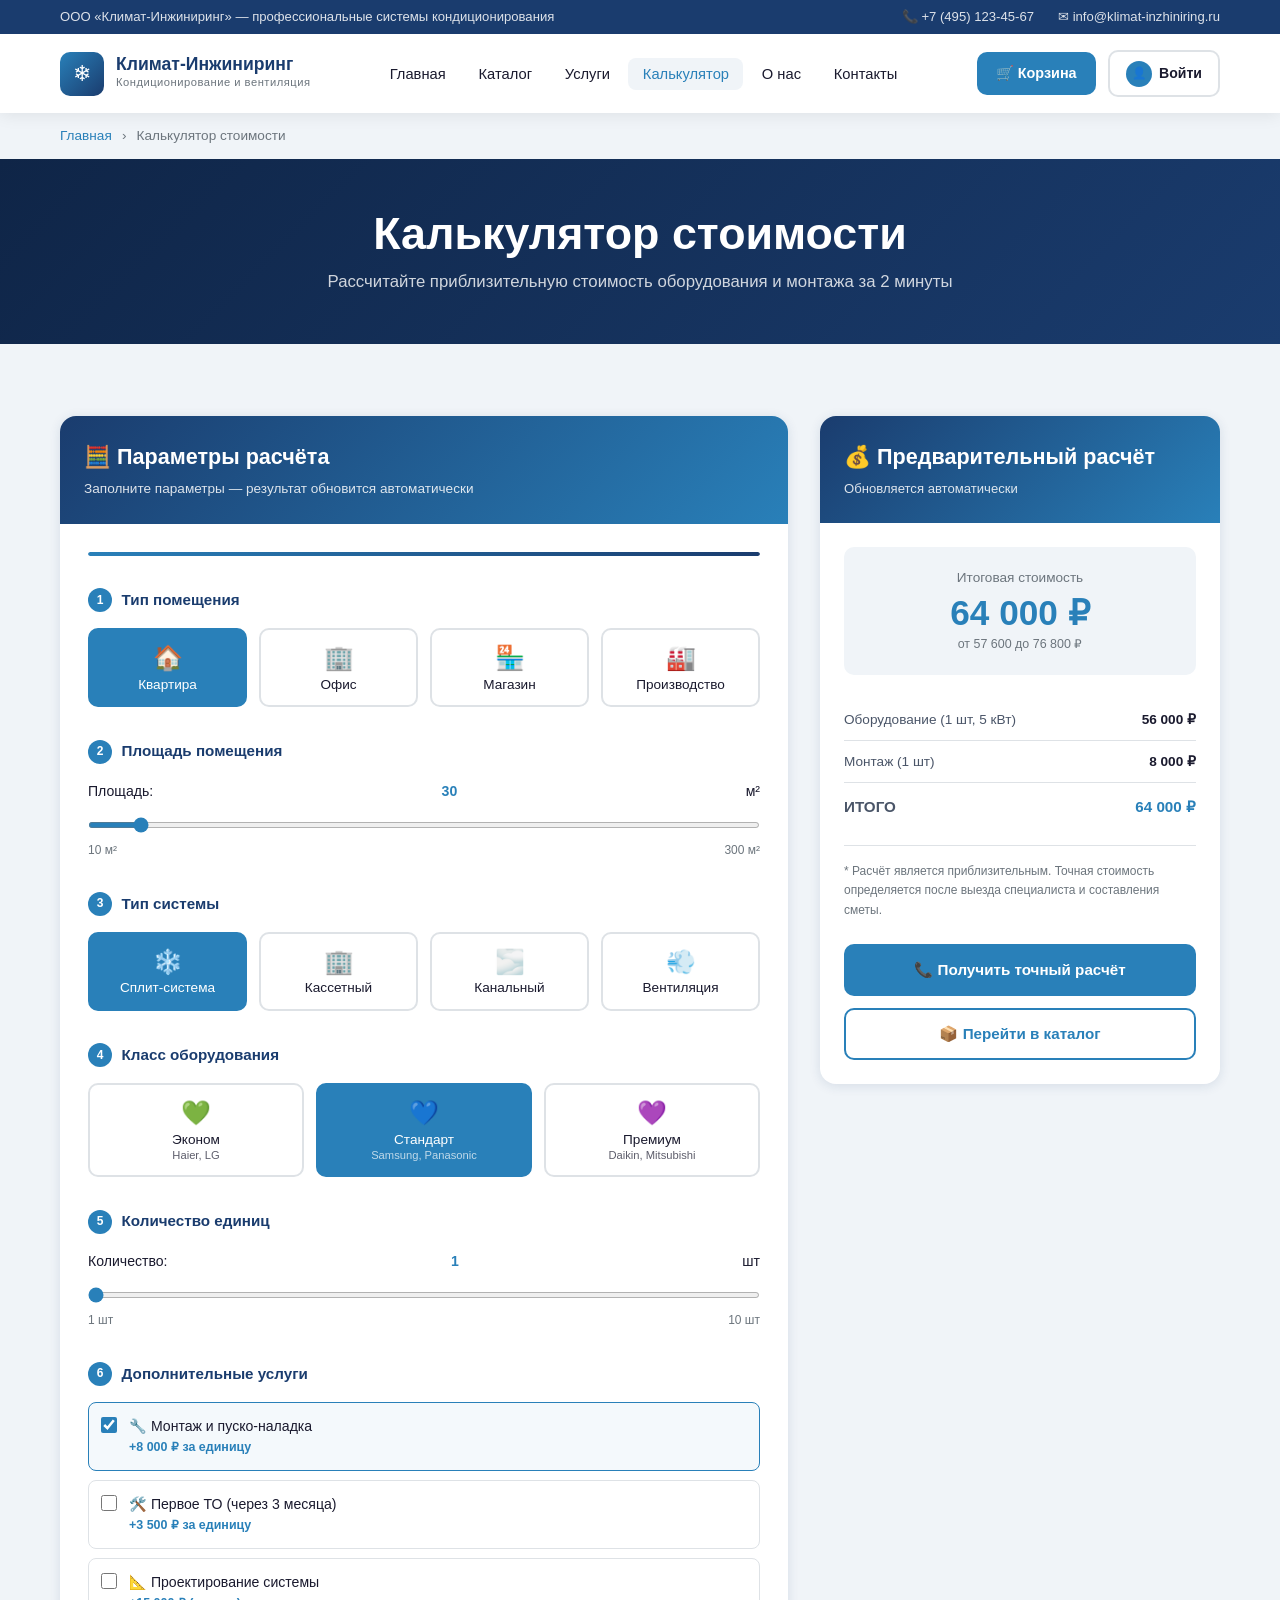
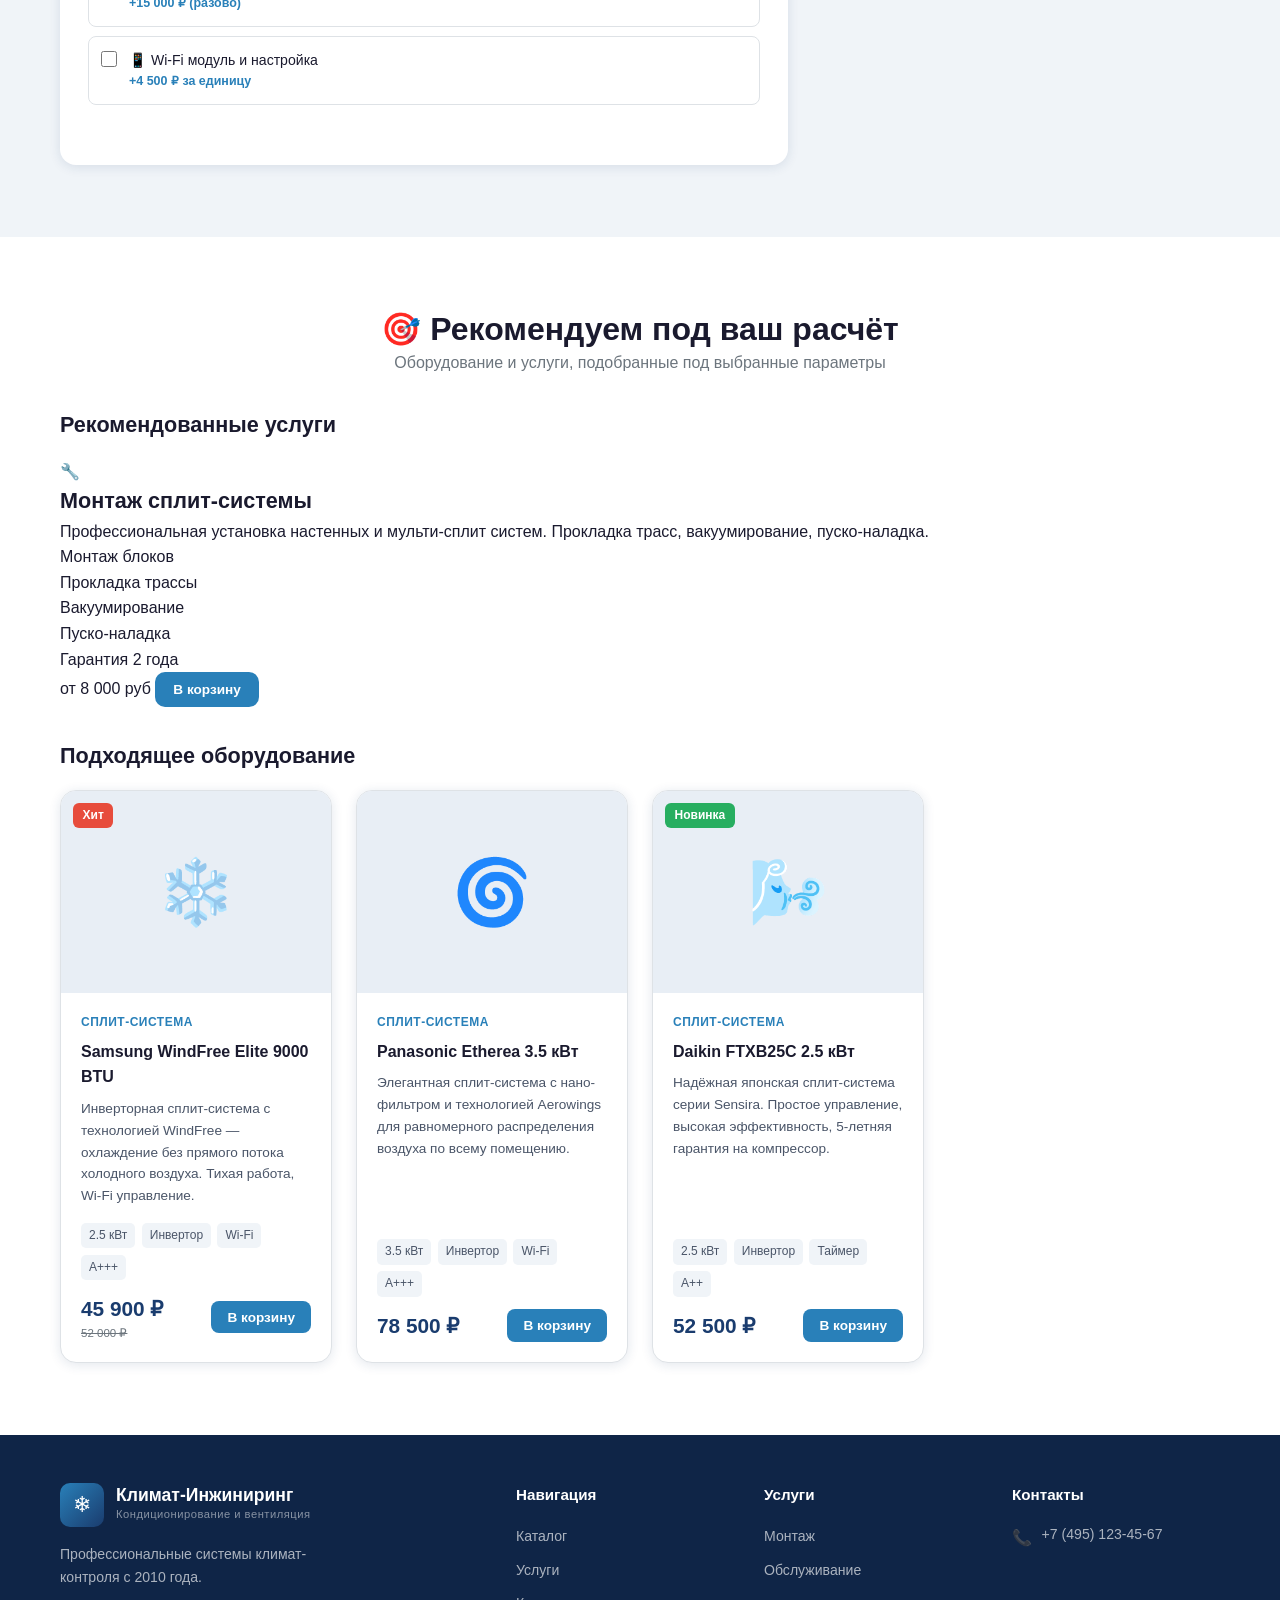
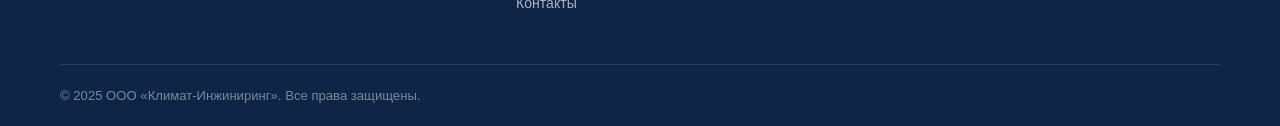
<file: calculator.html>
<!DOCTYPE html>
<html lang="ru">
<head>
  <meta charset="UTF-8">
  <meta name="viewport" content="width=device-width, initial-scale=1.0">
  <title>Калькулятор стоимости — Климат-Инжиниринг</title>
  <meta name="description" content="Онлайн-калькулятор стоимости установки кондиционера и системы вентиляции. Рассчитайте бюджет за 2 минуты.">
  <link rel="stylesheet" href="css/style.css">
  <link rel="stylesheet" href="css/account.css">
  <style>
    .calc-layout { display: grid; grid-template-columns: 1fr 400px; gap: 2rem; align-items: start; }
    .calc-card { background: var(--white); border-radius: var(--radius-lg); box-shadow: var(--shadow); overflow: hidden; }
    .calc-card-header { background: linear-gradient(135deg, var(--primary), var(--accent)); padding: 1.5rem; color: var(--white); }
    .calc-card-header h3 { margin-bottom: 0.25rem; }
    .calc-card-header p { font-size: 0.85rem; opacity: 0.85; }
    .calc-body { padding: 1.75rem; }
    .calc-step { margin-bottom: 2rem; }
    .step-label { display: flex; align-items: center; gap: 0.6rem; font-weight: 700; color: var(--primary); margin-bottom: 1rem; font-size: 0.95rem; }
    .step-num { background: var(--accent); color: var(--white); width: 24px; height: 24px; border-radius: 50%; display: flex; align-items: center; justify-content: center; font-size: 0.75rem; font-weight: 700; flex-shrink: 0; }
    .options-grid { display: grid; grid-template-columns: repeat(auto-fill, minmax(140px, 1fr)); gap: 0.75rem; }
    .option-btn {
      padding: 0.85rem 0.75rem; border: 2px solid var(--gray-light); border-radius: var(--radius);
      text-align: center; cursor: pointer; transition: var(--transition);
      background: var(--white); font-family: inherit; font-size: 0.85rem; color: var(--text);
    }
    .option-btn .icon { font-size: 1.5rem; display: block; margin-bottom: 0.3rem; }
    .option-btn:hover { border-color: var(--accent); color: var(--accent); }
    .option-btn.selected { background: var(--accent); color: var(--white); border-color: var(--accent); }
    .range-group { margin-bottom: 1rem; }
    .range-group label { display: flex; justify-content: space-between; font-size: 0.88rem; color: var(--text); margin-bottom: 0.5rem; }
    .range-group label span { font-weight: 700; color: var(--accent); }
    input[type="range"] { width: 100%; accent-color: var(--accent); height: 6px; cursor: pointer; }
    .checkbox-list { display: flex; flex-direction: column; gap: 0.6rem; }
    .checkbox-item { display: flex; align-items: flex-start; gap: 0.75rem; padding: 0.75rem; border: 1.5px solid var(--gray-light); border-radius: 8px; cursor: pointer; transition: var(--transition); }
    .checkbox-item:hover { border-color: var(--accent-light); }
    .checkbox-item.checked { border-color: var(--accent); background: rgba(41,128,185,0.05); }
    .checkbox-item input { width: 16px; height: 16px; accent-color: var(--accent); flex-shrink: 0; margin-top: 2px; }
    .checkbox-item .item-label { font-size: 0.88rem; font-weight: 500; }
    .checkbox-item .item-price { font-size: 0.78rem; color: var(--accent); font-weight: 600; }

    /* Result card */
    .result-card { background: var(--white); border-radius: var(--radius-lg); box-shadow: var(--shadow); position: sticky; top: 90px; }
    .result-header { background: linear-gradient(135deg, var(--primary), var(--accent)); padding: 1.5rem; color: var(--white); border-radius: var(--radius-lg) var(--radius-lg) 0 0; }
    .result-header h3 { margin-bottom: 0.25rem; }
    .result-body { padding: 1.5rem; }
    .result-total { text-align: center; padding: 1.25rem; background: var(--light); border-radius: var(--radius); margin-bottom: 1.5rem; }
    .result-total .label { font-size: 0.85rem; color: var(--gray); margin-bottom: 0.4rem; }
    .result-total .amount { font-size: 2.2rem; font-weight: 900; color: var(--accent); line-height: 1; }
    .result-total .range { font-size: 0.78rem; color: var(--gray); margin-top: 0.3rem; }
    .breakdown { display: flex; flex-direction: column; gap: 0; }
    .breakdown-row { display: flex; justify-content: space-between; padding: 0.6rem 0; border-bottom: 1px solid var(--gray-light); font-size: 0.85rem; }
    .breakdown-row:last-child { border-bottom: none; }
    .breakdown-row .name { color: var(--text-light); }
    .breakdown-row .val { font-weight: 600; color: var(--text); }
    .breakdown-row.total-row { font-weight: 700; font-size: 0.95rem; padding-top: 0.75rem; }
    .breakdown-row.total-row .val { color: var(--accent); }
    .disclaimer { font-size: 0.75rem; color: var(--gray); margin-top: 1rem; padding-top: 1rem; border-top: 1px solid var(--gray-light); }

    .progress-bar { height: 4px; background: var(--light-2); border-radius: 2px; margin-bottom: 2rem; overflow: hidden; }
    .progress-fill { height: 100%; background: linear-gradient(to right, var(--accent), var(--primary)); border-radius: 2px; transition: width 0.4s ease; }

    @media (max-width: 992px) {
      .calc-layout { grid-template-columns: 1fr; }
      .result-card { position: static; }
    }
    /* Кнопка «В корзину» для услуг */
    .add-service-btn.in-cart { background: var(--primary); }
  </style>
</head>
<body>

<!-- HEADER -->
<header class="header">
  <div class="header-top">
    <div class="container">
      <div>ООО «Климат-Инжиниринг» — профессиональные системы кондиционирования</div>
      <div class="header-top-contacts">
        <a href="tel:+74951234567">📞 +7 (495) 123-45-67</a>
        <a href="mailto:info@klimat-inzhiniring.ru">✉ info@klimat-inzhiniring.ru</a>
      </div>
    </div>
  </div>
  <div class="header-main">
    <div class="container">
      <a href="index.html" class="logo">
        <div class="logo-icon">❄</div>
        <div class="logo-text">
          <span class="logo-name">Климат-Инжиниринг</span>
          <span class="logo-tagline">Кондиционирование и вентиляция</span>
        </div>
      </a>
      <nav class="nav">
        <ul>
          <li><a href="index.html">Главная</a></li>
          <li><a href="catalog.html">Каталог</a></li>
          <li><a href="services.html">Услуги</a></li>
          <li><a href="calculator.html">Калькулятор</a></li>
          <li><a href="about.html">О нас</a></li>
          <li><a href="contacts.html">Контакты</a></li>
        </ul>
      </nav>
      <div class="header-actions">
        <a href="cart.html" class="cart-btn">
          🛒 Корзина
          <span class="cart-count hidden">0</span>
        </a>
        <a href="account.html" class="auth-btn">
          <span class="avatar-chip">👤</span>
          <span class="auth-user-name">Войти</span>
        </a>
        <button class="burger" id="burgerBtn" aria-label="Меню">
          <span></span><span></span><span></span>
        </button>
      </div>
    </div>
  </div>
</header>

<nav class="mobile-nav" id="mobileNav">
  <button class="mobile-nav-close" id="mobileNavClose">✕</button>
  <ul>
    <li><a href="index.html">🏠 Главная</a></li>
    <li><a href="catalog.html">📦 Каталог</a></li>
    <li><a href="services.html">🔧 Услуги</a></li>
    <li><a href="calculator.html">🧮 Калькулятор</a></li>
    <li><a href="about.html">ℹ О нас</a></li>
    <li><a href="contacts.html">📍 Контакты</a></li>
    <li><a href="cart.html">🛒 Корзина</a></li>
  </ul>
</nav>

<div class="breadcrumb">
  <div class="container">
    <a href="index.html">Главная</a> <span>›</span> Калькулятор стоимости
  </div>
</div>

<div class="page-hero">
  <div class="container">
    <h1>Калькулятор стоимости</h1>
    <p>Рассчитайте приблизительную стоимость оборудования и монтажа за 2 минуты</p>
  </div>
</div>

<section class="section section-light">
  <div class="container">
    <div class="calc-layout">

      <!-- Calculator Form -->
      <div class="calc-card">
        <div class="calc-card-header">
          <h3>🧮 Параметры расчёта</h3>
          <p>Заполните параметры — результат обновится автоматически</p>
        </div>
        <div class="calc-body">

          <!-- Progress -->
          <div class="progress-bar"><div class="progress-fill" id="progressFill" style="width:0%"></div></div>

          <!-- Step 1: Object type -->
          <div class="calc-step">
            <div class="step-label"><span class="step-num">1</span> Тип помещения</div>
            <div class="options-grid">
              <button class="option-btn selected" data-group="objectType" data-value="apartment">
                <span class="icon">🏠</span>Квартира
              </button>
              <button class="option-btn" data-group="objectType" data-value="office">
                <span class="icon">🏢</span>Офис
              </button>
              <button class="option-btn" data-group="objectType" data-value="shop">
                <span class="icon">🏪</span>Магазин
              </button>
              <button class="option-btn" data-group="objectType" data-value="industrial">
                <span class="icon">🏭</span>Производство
              </button>
            </div>
          </div>

          <!-- Step 2: Area -->
          <div class="calc-step">
            <div class="step-label"><span class="step-num">2</span> Площадь помещения</div>
            <div class="range-group">
              <label>Площадь: <span id="areaValue">30</span> м²</label>
              <input type="range" id="areaRange" min="10" max="300" value="30" step="5">
              <div style="display:flex;justify-content:space-between;font-size:0.75rem;color:var(--gray);margin-top:0.3rem">
                <span>10 м²</span><span>300 м²</span>
              </div>
            </div>
          </div>

          <!-- Step 3: System type -->
          <div class="calc-step">
            <div class="step-label"><span class="step-num">3</span> Тип системы</div>
            <div class="options-grid">
              <button class="option-btn selected" data-group="systemType" data-value="split">
                <span class="icon">❄️</span>Сплит-система
              </button>
              <button class="option-btn" data-group="systemType" data-value="cassette">
                <span class="icon">🏢</span>Кассетный
              </button>
              <button class="option-btn" data-group="systemType" data-value="duct">
                <span class="icon">🌫️</span>Канальный
              </button>
              <button class="option-btn" data-group="systemType" data-value="ventilation">
                <span class="icon">💨</span>Вентиляция
              </button>
            </div>
          </div>

          <!-- Step 4: Brand tier -->
          <div class="calc-step">
            <div class="step-label"><span class="step-num">4</span> Класс оборудования</div>
            <div class="options-grid" style="grid-template-columns:repeat(3,1fr)">
              <button class="option-btn" data-group="brandTier" data-value="economy">
                <span class="icon">💚</span>Эконом<br><small style="font-size:0.7rem;opacity:0.7">Haier, LG</small>
              </button>
              <button class="option-btn selected" data-group="brandTier" data-value="standard">
                <span class="icon">💙</span>Стандарт<br><small style="font-size:0.7rem;opacity:0.7">Samsung, Panasonic</small>
              </button>
              <button class="option-btn" data-group="brandTier" data-value="premium">
                <span class="icon">💜</span>Премиум<br><small style="font-size:0.7rem;opacity:0.7">Daikin, Mitsubishi</small>
              </button>
            </div>
          </div>

          <!-- Step 5: Quantity -->
          <div class="calc-step">
            <div class="step-label"><span class="step-num">5</span> Количество единиц</div>
            <div class="range-group">
              <label>Количество: <span id="qtyValue">1</span> шт</label>
              <input type="range" id="qtyRange" min="1" max="10" value="1" step="1">
              <div style="display:flex;justify-content:space-between;font-size:0.75rem;color:var(--gray);margin-top:0.3rem">
                <span>1 шт</span><span>10 шт</span>
              </div>
            </div>
          </div>

          <!-- Step 6: Additional options -->
          <div class="calc-step">
            <div class="step-label"><span class="step-num">6</span> Дополнительные услуги</div>
            <div class="checkbox-list">
              <label class="checkbox-item" id="opt-install">
                <input type="checkbox" id="optInstall" checked>
                <div>
                  <div class="item-label">🔧 Монтаж и пуско-наладка</div>
                  <div class="item-price">+8 000 ₽ за единицу</div>
                </div>
              </label>
              <label class="checkbox-item" id="opt-maintenance">
                <input type="checkbox" id="optMaintenance">
                <div>
                  <div class="item-label">🛠️ Первое ТО (через 3 месяца)</div>
                  <div class="item-price">+3 500 ₽ за единицу</div>
                </div>
              </label>
              <label class="checkbox-item" id="opt-design">
                <input type="checkbox" id="optDesign">
                <div>
                  <div class="item-label">📐 Проектирование системы</div>
                  <div class="item-price">+15 000 ₽ (разово)</div>
                </div>
              </label>
              <label class="checkbox-item" id="opt-wifi">
                <input type="checkbox" id="optWifi">
                <div>
                  <div class="item-label">📱 Wi-Fi модуль и настройка</div>
                  <div class="item-price">+4 500 ₽ за единицу</div>
                </div>
              </label>
            </div>
          </div>

        </div>
      </div>

      <!-- Result -->
      <div class="result-card">
        <div class="result-header">
          <h3>💰 Предварительный расчёт</h3>
          <p style="font-size:0.82rem;opacity:0.85">Обновляется автоматически</p>
        </div>
        <div class="result-body">
          <div class="result-total">
            <div class="label">Итоговая стоимость</div>
            <div class="amount" id="totalAmount">45 900 ₽</div>
            <div class="range" id="totalRange">от 40 000 до 55 000 ₽</div>
          </div>

          <div class="breakdown" id="breakdownList">
            <!-- Filled by JS -->
          </div>

          <div class="disclaimer">
            * Расчёт является приблизительным. Точная стоимость определяется после выезда специалиста и составления сметы.
          </div>

          <div style="margin-top:1.5rem;display:flex;flex-direction:column;gap:0.75rem">
            <a href="contacts.html" class="btn btn-primary" style="width:100%;justify-content:center">
              📞 Получить точный расчёт
            </a>
            <a href="catalog.html" class="btn btn-outline" style="width:100%;justify-content:center">
              📦 Перейти в каталог
            </a>
          </div>
        </div>
      </div>

    </div>
  </div>
</section>

<!-- ===== РЕКОМЕНДАЦИИ ПОД РАСЧЁТ ===== -->
<section class="section" id="recommendSection">
  <div class="container">
    <div class="section-header" style="text-align:center;margin-bottom:2rem">
      <h2>🎯 Рекомендуем под ваш расчёт</h2>
      <p style="color:var(--gray)">Оборудование и услуги, подобранные под выбранные параметры</p>
    </div>

    <div id="recommendServices" style="margin-bottom:2rem"></div>

    <h3 style="margin-bottom:1rem">Подходящее оборудование</h3>
    <div class="products-grid" id="recommendGrid">
      <div style="grid-column:1/-1;padding:2rem;text-align:center;color:var(--gray)">⏳ Подбираем оборудование...</div>
    </div>
  </div>
</section>

<!-- FOOTER -->
<footer class="footer">
  <div class="footer-main">
    <div class="container">
      <div class="footer-grid">
        <div class="footer-brand">
          <a href="index.html" class="logo">
            <div class="logo-icon">❄</div>
            <div class="logo-text">
              <span class="logo-name">Климат-Инжиниринг</span>
              <span class="logo-tagline">Кондиционирование и вентиляция</span>
            </div>
          </a>
          <p>Профессиональные системы климат-контроля с 2010 года.</p>
        </div>
        <div class="footer-col"><h4>Навигация</h4><ul><li><a href="catalog.html">Каталог</a></li><li><a href="services.html">Услуги</a></li><li><a href="contacts.html">Контакты</a></li></ul></div>
        <div class="footer-col"><h4>Услуги</h4><ul><li><a href="services.html">Монтаж</a></li><li><a href="services.html">Обслуживание</a></li></ul></div>
        <div class="footer-col"><h4>Контакты</h4><div class="footer-contact-item"><span class="icon">📞</span><span>+7 (495) 123-45-67</span></div></div>
      </div>
    </div>
  </div>
  <div class="container">
    <div class="footer-bottom"><span>© 2025 ООО «Климат-Инжиниринг». Все права защищены.</span></div>
  </div>
</footer>

<script src="js/data.js"></script>
<script src="js/auth.js"></script>
<script src="js/main.js"></script>
<script>
/* ===== CALCULATOR LOGIC ===== */
const state = {
  objectType: 'apartment',
  systemType: 'split',
  brandTier: 'standard',
  area: 30,
  qty: 1,
  install: true,
  maintenance: false,
  design: false,
  wifi: false
};

// Base equipment prices per kW capacity needed (per m²: 0.1 kW needed)
const systemBase = { split: 28000, cassette: 65000, duct: 55000, ventilation: 35000 };
const tierMult = { economy: 0.72, standard: 1.0, premium: 1.55 };
const objectMult = { apartment: 1.0, office: 1.1, shop: 1.15, industrial: 1.3 };

function calcPower(area) {
  return Math.max(1, Math.ceil(area * 0.1 / 2.5) * 2.5); // round to 2.5 kW
}

function calc() {
  const kw = calcPower(state.area);
  const units = state.qty;

  const eqPrice = systemBase[state.systemType] * tierMult[state.brandTier] * objectMult[state.objectType] * Math.ceil(kw / 2.5) * units;
  const installPrice = state.install ? 8000 * units : 0;
  const maintenancePrice = state.maintenance ? 3500 * units : 0;
  const designPrice = state.design ? 15000 : 0;
  const wifiPrice = state.wifi ? 4500 * units : 0;
  const total = eqPrice + installPrice + maintenancePrice + designPrice + wifiPrice;

  // Update total
  document.getElementById('totalAmount').textContent = formatNum(total) + ' ₽';
  document.getElementById('totalRange').textContent = `от ${formatNum(Math.round(total * 0.9))} до ${formatNum(Math.round(total * 1.2))} ₽`;

  // Breakdown
  const rows = [
    { name: `Оборудование (${units} шт, ${kw} кВт)`, val: eqPrice },
    state.install && { name: `Монтаж (${units} шт)`, val: installPrice },
    state.maintenance && { name: `Первое ТО (${units} шт)`, val: maintenancePrice },
    state.design && { name: 'Проектирование', val: designPrice },
    state.wifi && { name: `Wi-Fi модуль (${units} шт)`, val: wifiPrice },
    { name: 'ИТОГО', val: total, isTotal: true }
  ].filter(Boolean);

  document.getElementById('breakdownList').innerHTML = rows.map(r => `
    <div class="breakdown-row ${r.isTotal ? 'total-row' : ''}">
      <span class="name">${r.name}</span>
      <span class="val">${formatNum(r.val)} ₽</span>
    </div>`).join('');

  // Progress
  let filled = 0;
  if (state.objectType) filled += 20;
  if (state.area > 10) filled += 20;
  if (state.systemType) filled += 20;
  if (state.brandTier) filled += 20;
  if (state.qty >= 1) filled += 20;
  document.getElementById('progressFill').style.width = filled + '%';

  // Подбор товаров и услуг под параметры расчёта
  renderRecommendations(eqPrice / units);
}

function formatNum(n) { return Math.round(n).toLocaleString('ru-RU'); }

/* ===== ПОДБОР ТОВАРОВ И УСЛУГ ПОД РАСЧЁТ ===== */
const tierBrands = {
  economy:  ['Haier', 'LG'],
  standard: ['Samsung', 'Panasonic'],
  premium:  ['Daikin', 'Mitsubishi Electric']
};
let allProducts = [];

async function loadProducts() {
  try {
    const res  = await fetch('/api/products/index.php');
    const json = await res.json();
    if (json.ok && Array.isArray(json.data)) {
      allProducts = json.data;
      window.PRODUCTS = json.data; // чтобы кнопки «В корзину» нашли товар по id
    }
  } catch (e) {
    allProducts = window.PRODUCTS || [];
  }
}

function renderRecommendations(perUnitBudget) {
  const grid = document.getElementById('recommendGrid');
  if (!grid) return;

  if (!allProducts.length) return; // ещё загружается

  // Подбираем оборудование нужного типа, отдаём приоритет бренду выбранного класса
  // и цене, близкой к рассчитанному бюджету за единицу
  const brands = tierBrands[state.brandTier] || [];
  let items = allProducts.filter(p => p.category === state.systemType);
  if (!items.length) items = allProducts.slice();

  items = items
    .map(p => {
      let score = Math.abs((p.price || 0) - perUnitBudget);
      if (brands.includes(p.brand)) score -= 1000000; // бренды выбранного класса — в начало
      return { p, score };
    })
    .sort((a, b) => a.score - b.score)
    .slice(0, 3)
    .map(x => x.p);

  if (!items.length) {
    grid.innerHTML = '<div style="grid-column:1/-1;padding:2rem;text-align:center;color:var(--gray)">Нет подходящего оборудования</div>';
  } else {
    grid.innerHTML = items.map(p => renderProductCard(p)).join('');
    attachCartButtons(grid);
  }

  // Рекомендованные услуги — из выбранных опций калькулятора
  const svc = [];
  if (state.install)     svc.push({ key: 'install',     icon: '🔧', name: 'Монтаж и пуско-наладка', price: 8000 * state.qty });
  if (state.maintenance) svc.push({ key: 'maintenance', icon: '🛠️', name: 'Первое ТО', price: 3500 * state.qty });
  if (state.design)      svc.push({ key: 'design',      icon: '📐', name: 'Проектирование системы', price: 15000 });
  if (state.wifi)        svc.push({ key: 'wifi',        icon: '📱', name: 'Wi-Fi модуль и настройка', price: 4500 * state.qty });

  const sc = document.getElementById('recommendServices');
  if (sc) {
    if (!svc.length) { sc.innerHTML = ''; return; }
    // Найдём объекты услуг из SERVICES по id
    const svcIds = { install: 's1', maintenance: 's3', design: 's5', wifi: null };
    const svcObjects = svc.map(({ key }) => (window.SERVICES || []).find(s => s.id === svcIds[key])).filter(Boolean);

    // Если нашли объекты — рендерим полные карточки с кнопкой В корзину
    if (svcObjects.length) {
      sc.innerHTML = `<h3 style="margin-bottom:1rem">Рекомендованные услуги</h3>
        <div class="services-full-grid" id="calcSvcGrid">
          ${svcObjects.map(s => renderServiceCard(s)).join('')}
        </div>`;
      attachServiceButtons(document.getElementById('calcSvcGrid'));
    } else {
      // Простой fallback без объектов
      sc.innerHTML = `<h3 style="margin-bottom:1rem">Рекомендованные услуги</h3>
        <div style="display:flex;flex-wrap:wrap;gap:0.75rem">
          ${svc.map(s => `
            <div style="display:flex;align-items:center;gap:0.6rem;background:var(--white);border:1.5px solid var(--gray-light);border-radius:10px;padding:0.75rem 1rem">
              <span style="font-size:1.3rem">${s.icon}</span>
              <span style="font-weight:600">${s.name}</span>
              <span style="color:var(--accent);font-weight:700">+${formatNum(s.price)} ₽</span>
            </div>`).join('')}
        </div>`;
    }
  }
}

// Option buttons
document.querySelectorAll('.option-btn').forEach(btn => {
  btn.addEventListener('click', () => {
    const group = btn.dataset.group;
    document.querySelectorAll(`.option-btn[data-group="${group}"]`).forEach(b => b.classList.remove('selected'));
    btn.classList.add('selected');
    state[group] = btn.dataset.value;
    calc();
  });
});

// Ranges
document.getElementById('areaRange').addEventListener('input', function() {
  state.area = +this.value;
  document.getElementById('areaValue').textContent = this.value;
  calc();
});
document.getElementById('qtyRange').addEventListener('input', function() {
  state.qty = +this.value;
  document.getElementById('qtyValue').textContent = this.value;
  calc();
});

// Checkboxes
['optInstall','optMaintenance','optDesign','optWifi'].forEach(id => {
  const el = document.getElementById(id);
  el.addEventListener('change', () => {
    const key = id.replace('opt','').toLowerCase().replace('install','install').replace('maintenance','maintenance').replace('design','design').replace('wifi','wifi');
    state[key.charAt(0).toLowerCase() + key.slice(1)] = el.checked;
    const label = el.closest('.checkbox-item');
    if (label) label.classList.toggle('checked', el.checked);
    calc();
  });
  if (el.checked) el.closest('.checkbox-item')?.classList.add('checked');
});

calc();
// Загружаем товары из API и пересчитываем, чтобы показать рекомендации
loadProducts().then(() => calc());
</script>
</body>
</html>
</file>
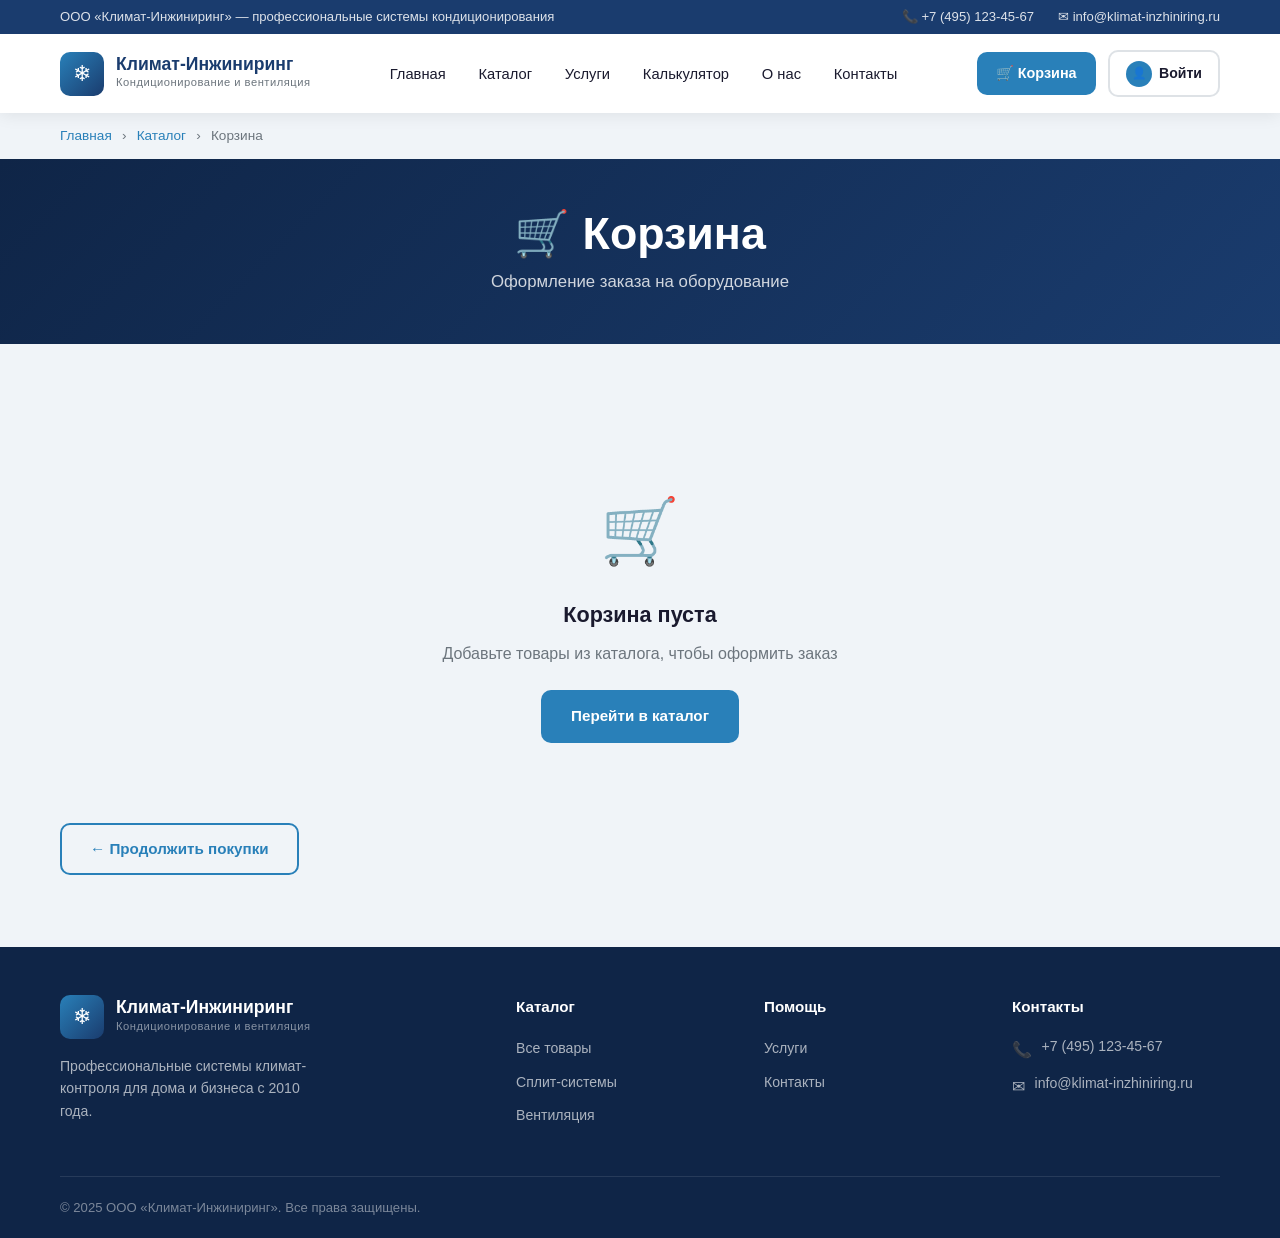
<file: cart.html>
<!DOCTYPE html>
<html lang="ru">
<head>
  <meta charset="UTF-8">
  <meta name="viewport" content="width=device-width, initial-scale=1.0">
  <title>Корзина — Климат-Инжиниринг</title>
  <link rel="stylesheet" href="css/style.css">
  <link rel="stylesheet" href="css/account.css">
  <link rel="stylesheet" href="css/catalog.css">
</head>
<body>

<!-- HEADER -->
<header class="header">
  <div class="header-top">
    <div class="container">
      <div>ООО «Климат-Инжиниринг» — профессиональные системы кондиционирования</div>
      <div class="header-top-contacts">
        <a href="tel:+74951234567">📞 +7 (495) 123-45-67</a>
        <a href="mailto:info@klimat-inzhiniring.ru">✉ info@klimat-inzhiniring.ru</a>
      </div>
    </div>
  </div>
  <div class="header-main">
    <div class="container">
      <a href="index.html" class="logo">
        <div class="logo-icon">❄</div>
        <div class="logo-text">
          <span class="logo-name">Климат-Инжиниринг</span>
          <span class="logo-tagline">Кондиционирование и вентиляция</span>
        </div>
      </a>
      <nav class="nav">
        <ul>
          <li><a href="index.html">Главная</a></li>
          <li><a href="catalog.html">Каталог</a></li>
          <li><a href="services.html">Услуги</a></li>
          <li><a href="calculator.html">Калькулятор</a></li>
          <li><a href="about.html">О нас</a></li>
          <li><a href="contacts.html">Контакты</a></li>
        </ul>
      </nav>
      <div class="header-actions">
        <a href="cart.html" class="cart-btn">
          🛒 Корзина
          <span class="cart-count hidden">0</span>
        </a>
        <a href="account.html" class="auth-btn">
          <span class="avatar-chip">👤</span>
          <span class="auth-user-name">Войти</span>
        </a>
        <button class="burger" id="burgerBtn" aria-label="Меню">
          <span></span><span></span><span></span>
        </button>
      </div>
    </div>
  </div>
</header>

<nav class="mobile-nav" id="mobileNav">
  <button class="mobile-nav-close" id="mobileNavClose">✕</button>
  <ul>
    <li><a href="index.html">🏠 Главная</a></li>
    <li><a href="catalog.html">📦 Каталог</a></li>
    <li><a href="services.html">🔧 Услуги</a></li>
    <li><a href="calculator.html">🧮 Калькулятор</a></li>
    <li><a href="about.html">ℹ О нас</a></li>
    <li><a href="contacts.html">📍 Контакты</a></li>
    <li><a href="cart.html">🛒 Корзина</a></li>
  </ul>
</nav>

<div class="breadcrumb">
  <div class="container">
    <a href="index.html">Главная</a> <span>›</span>
    <a href="catalog.html">Каталог</a> <span>›</span>
    Корзина
  </div>
</div>

<div class="page-hero">
  <div class="container">
    <h1>🛒 Корзина</h1>
    <p>Оформление заказа на оборудование</p>
  </div>
</div>

<section class="section section-light">
  <div class="container">

    <!-- Empty state -->
    <div id="cartEmpty" style="display:none">
      <div class="cart-empty">
        <div class="icon">🛒</div>
        <h3>Корзина пуста</h3>
        <p>Добавьте товары из каталога, чтобы оформить заказ</p>
        <a href="catalog.html" class="btn btn-primary" style="margin-top:1.5rem">Перейти в каталог</a>
      </div>
    </div>

    <!-- Cart content -->
    <div class="cart-layout">

      <!-- Cart Items -->
      <div>
        <div class="cart-items-section" id="cartSection" style="display:none">
          <div class="cart-section-header">
            <h2>Товары в корзине</h2>
            <button class="clear-cart-btn" id="clearCartBtn">Очистить корзину</button>
          </div>
          <div id="cartItemsList"></div>
        </div>

        <!-- Continue shopping -->
        <div style="margin-top:1rem">
          <a href="catalog.html" class="btn btn-outline">← Продолжить покупки</a>
        </div>
      </div>

      <!-- Order Sidebar -->
      <div class="order-sidebar" id="orderSection" style="display:none">

        <!-- Summary -->
        <div class="order-summary">
          <h3>Итого</h3>
          <div class="summary-row">
            <span>Товары:</span>
            <span class="val" id="summaryItems">0 ₽</span>
          </div>
          <div class="summary-row">
            <span>Доставка:</span>
            <span class="val" id="summaryDelivery">Бесплатно</span>
          </div>
          <div class="summary-row total">
            <span>К оплате:</span>
            <span class="val" id="summaryTotal">0 ₽</span>
          </div>
          <div style="margin-top:0.75rem;font-size:0.8rem;color:var(--gray)">
            💡 Менеджер уточнит стоимость доставки и монтажа
          </div>
        </div>

        <!-- Order Form -->
        <div class="order-form-card">
          <h3>Оформление заказа</h3>

          <!-- Success state -->
          <div class="order-success" id="orderSuccess">
            <div class="success-icon">✅</div>
            <h3>Заказ принят!</h3>
            <p>Спасибо, <strong id="successName"></strong>! Наш менеджер свяжется с вами в течение 30 минут для подтверждения заказа.</p>
            <a href="catalog.html" class="btn btn-primary" style="margin-top:1.25rem;width:100%;justify-content:center">Продолжить покупки</a>
          </div>

          <form id="orderForm">
            <div class="form-group">
              <label>Имя <span class="required">*</span></label>
              <input type="text" name="name" class="form-control" placeholder="Ваше имя" required>
              <div class="form-error"></div>
            </div>
            <div class="form-group">
              <label>Телефон <span class="required">*</span></label>
              <input type="tel" name="phone" class="form-control" placeholder="+7 (___) ___-__-__" required>
              <div class="form-error"></div>
            </div>
            <div class="form-group">
              <label>Email</label>
              <input type="email" name="email" class="form-control" placeholder="example@mail.ru">
              <div class="form-error"></div>
            </div>
            <div class="form-group">
              <label>Адрес доставки / установки</label>
              <input type="text" name="address" class="form-control" placeholder="Город, улица, дом">
              <div class="form-error"></div>
            </div>
            <div class="form-group">
              <label>Комментарий к заказу</label>
              <textarea name="comment" class="form-control" placeholder="Дополнительные пожелания, удобное время..."></textarea>
            </div>

            <button type="submit" class="submit-order-btn" id="submitOrderBtn">
              <span>📋</span> Оформить заказ
            </button>

            <div class="trust-badges" style="margin-top:1rem">
              <div class="trust-badge">🔒 Безопасно</div>
              <div class="trust-badge">📞 Звонок за 30 мин</div>
              <div class="trust-badge">✅ Гарантия</div>
            </div>

            <p style="font-size:0.74rem;color:var(--gray);margin-top:0.75rem;text-align:center">
              Нажимая «Оформить заказ», вы соглашаетесь с обработкой персональных данных
            </p>
          </form>
        </div>

      </div>
    </div>

  </div>
</section>

<!-- FOOTER -->
<footer class="footer">
  <div class="footer-main">
    <div class="container">
      <div class="footer-grid">
        <div class="footer-brand">
          <a href="index.html" class="logo">
            <div class="logo-icon">❄</div>
            <div class="logo-text">
              <span class="logo-name">Климат-Инжиниринг</span>
              <span class="logo-tagline">Кондиционирование и вентиляция</span>
            </div>
          </a>
          <p>Профессиональные системы климат-контроля для дома и бизнеса с 2010 года.</p>
        </div>
        <div class="footer-col">
          <h4>Каталог</h4>
          <ul>
            <li><a href="catalog.html">Все товары</a></li>
            <li><a href="catalog.html">Сплит-системы</a></li>
            <li><a href="catalog.html">Вентиляция</a></li>
          </ul>
        </div>
        <div class="footer-col">
          <h4>Помощь</h4>
          <ul>
            <li><a href="services.html">Услуги</a></li>
            <li><a href="contacts.html">Контакты</a></li>
          </ul>
        </div>
        <div class="footer-col">
          <h4>Контакты</h4>
          <div class="footer-contact-item"><span class="icon">📞</span><span>+7 (495) 123-45-67</span></div>
          <div class="footer-contact-item"><span class="icon">✉</span><span>info@klimat-inzhiniring.ru</span></div>
        </div>
      </div>
    </div>
  </div>
  <div class="container">
    <div class="footer-bottom">
      <span>© 2025 ООО «Климат-Инжиниринг». Все права защищены.</span>
    </div>
  </div>
</footer>

<!-- EmailJS SDK (uncomment and configure when deploying) -->
<!-- <script src="https://cdn.jsdelivr.net/npm/@emailjs/browser@4/dist/email.min.js"></script> -->
<!-- <script>emailjs.init("YOUR_PUBLIC_KEY");</script> -->

<script src="js/data.js"></script>
<script src="js/auth.js"></script>
<script src="js/main.js"></script>
<script src="js/cart.js"></script>
</body>
</html>
</file>
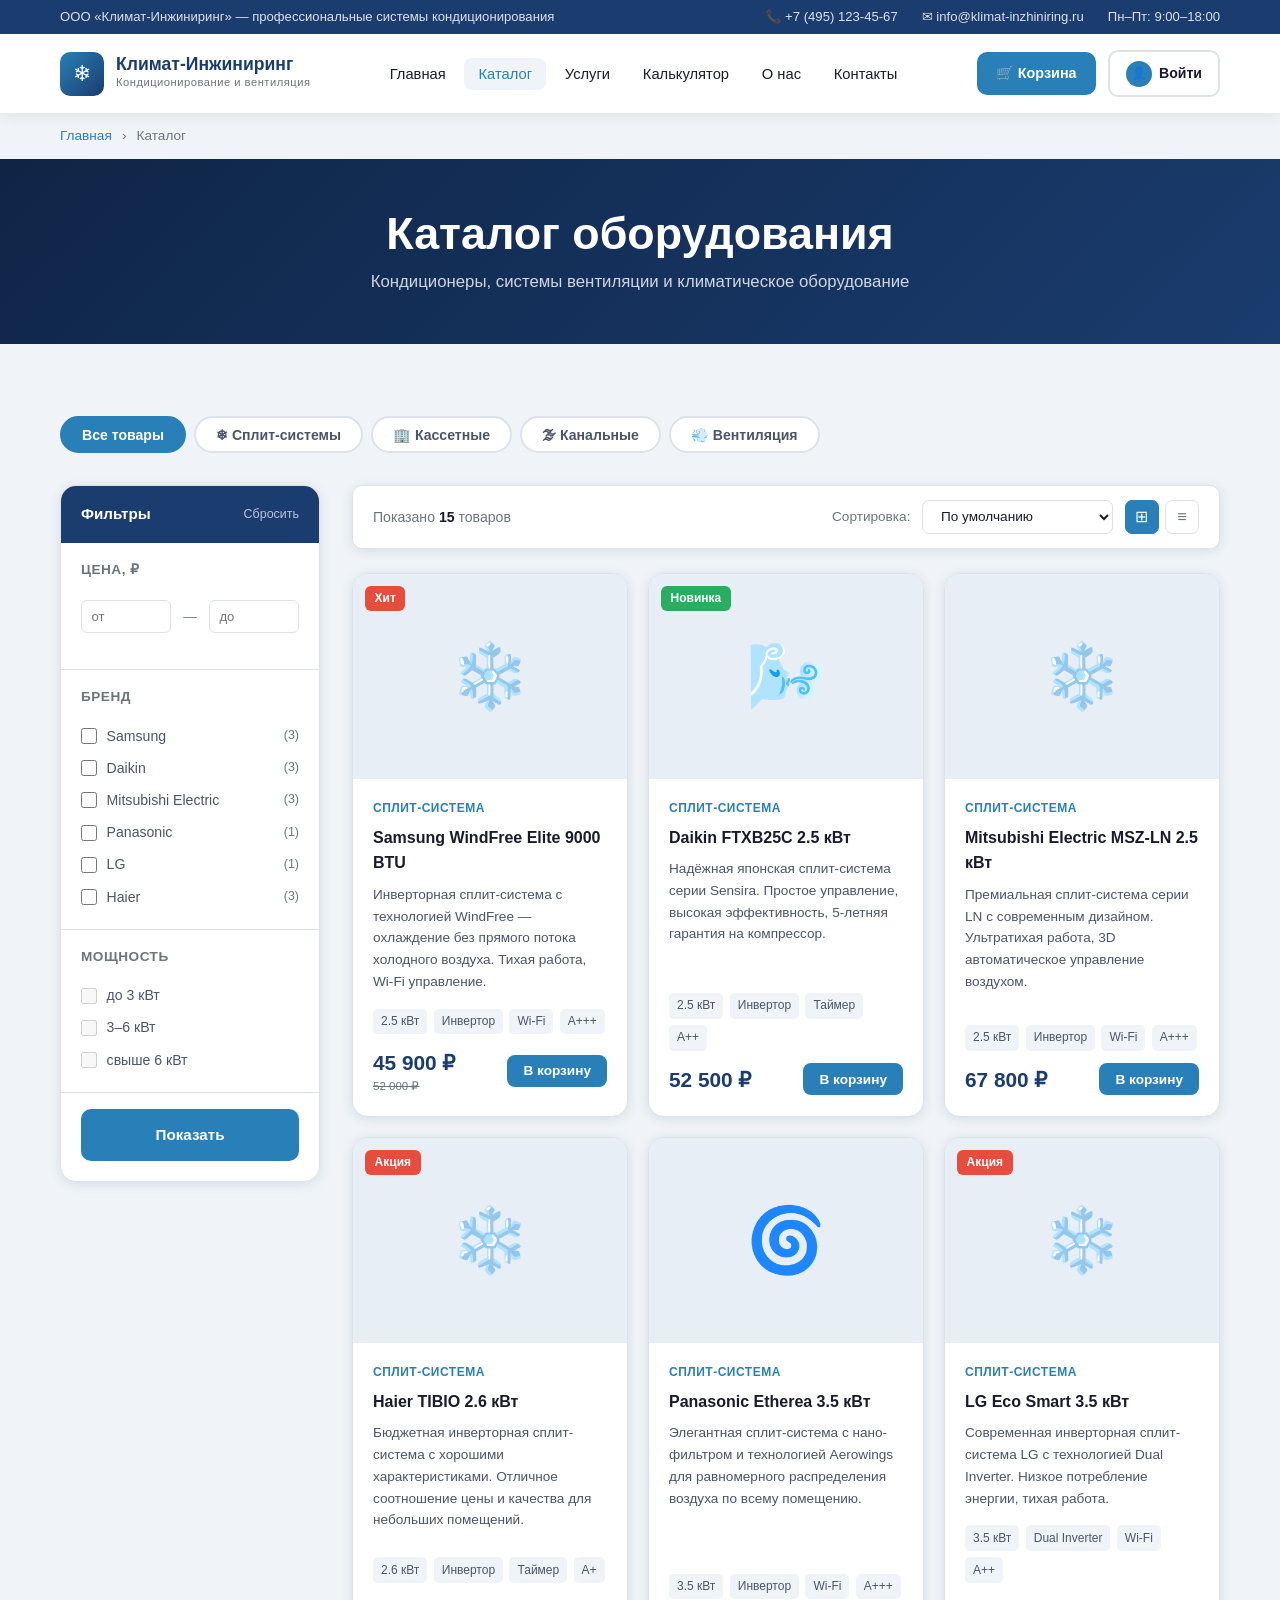
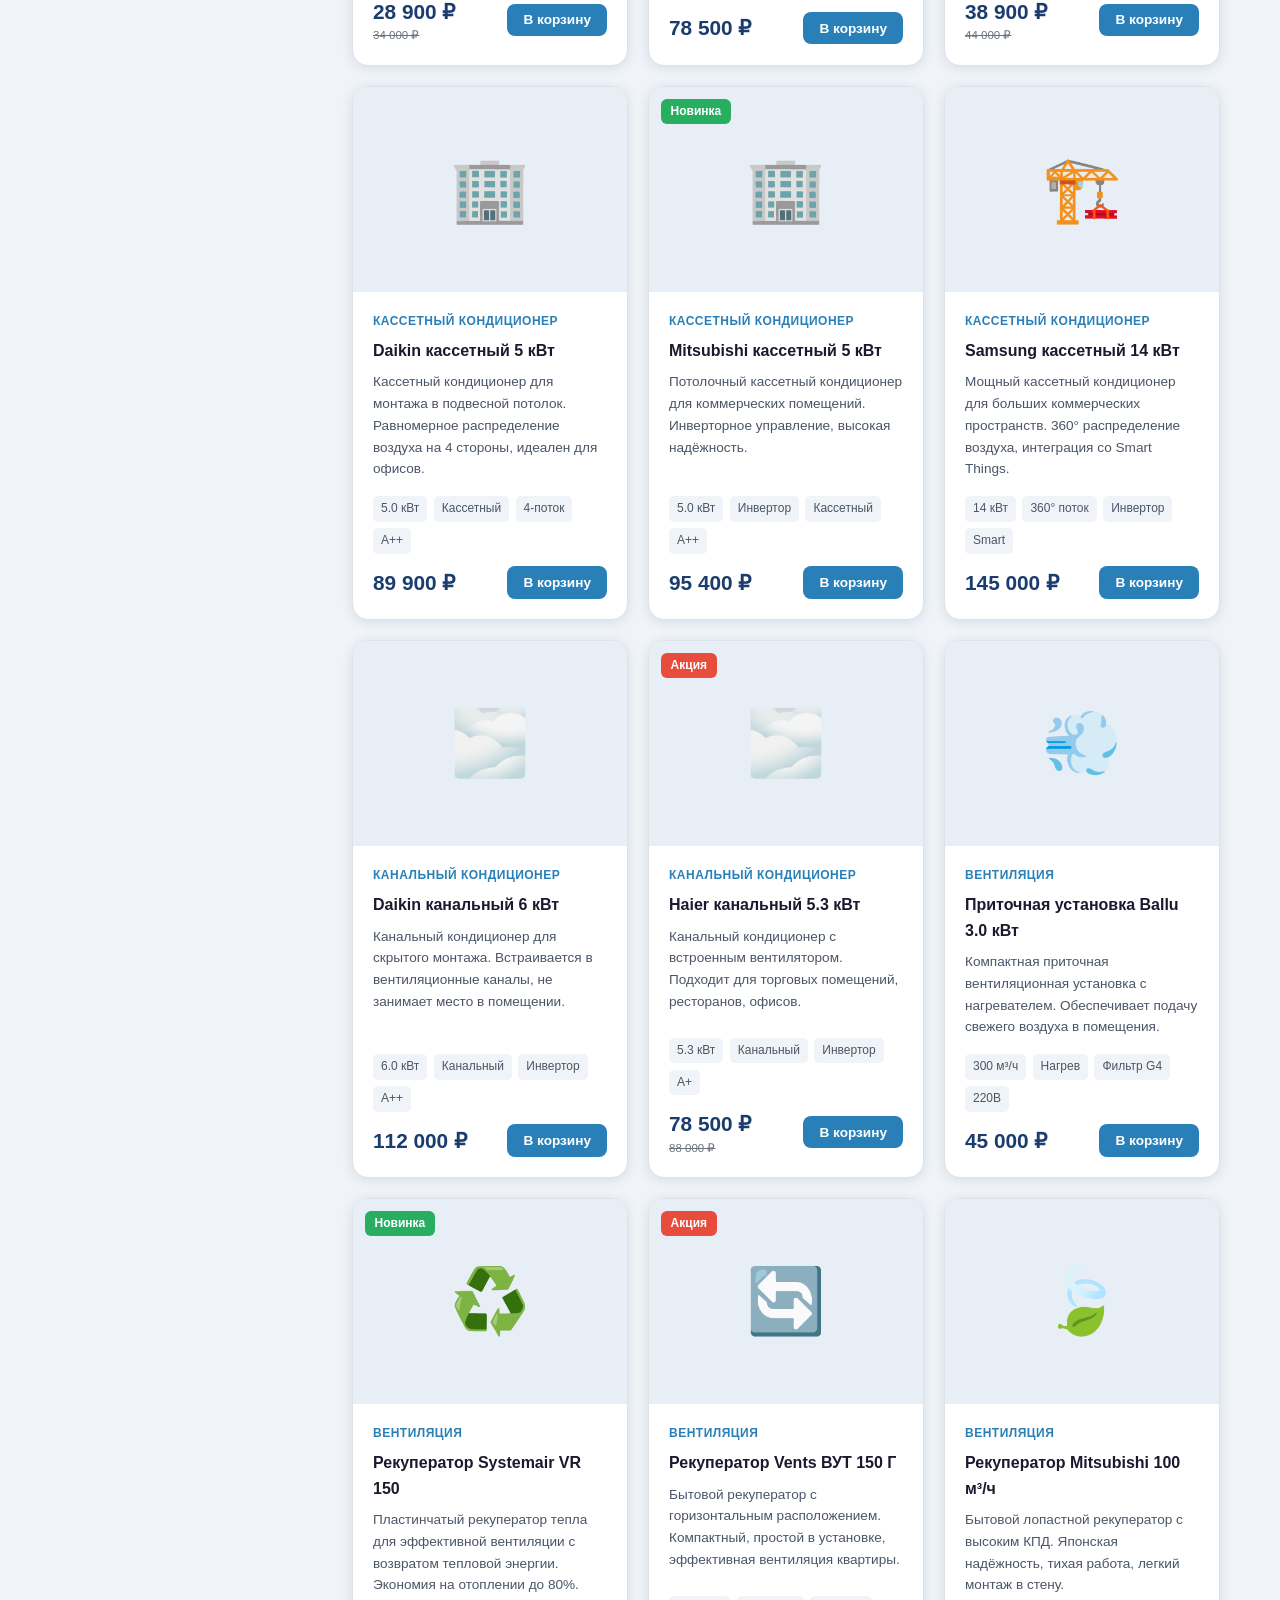
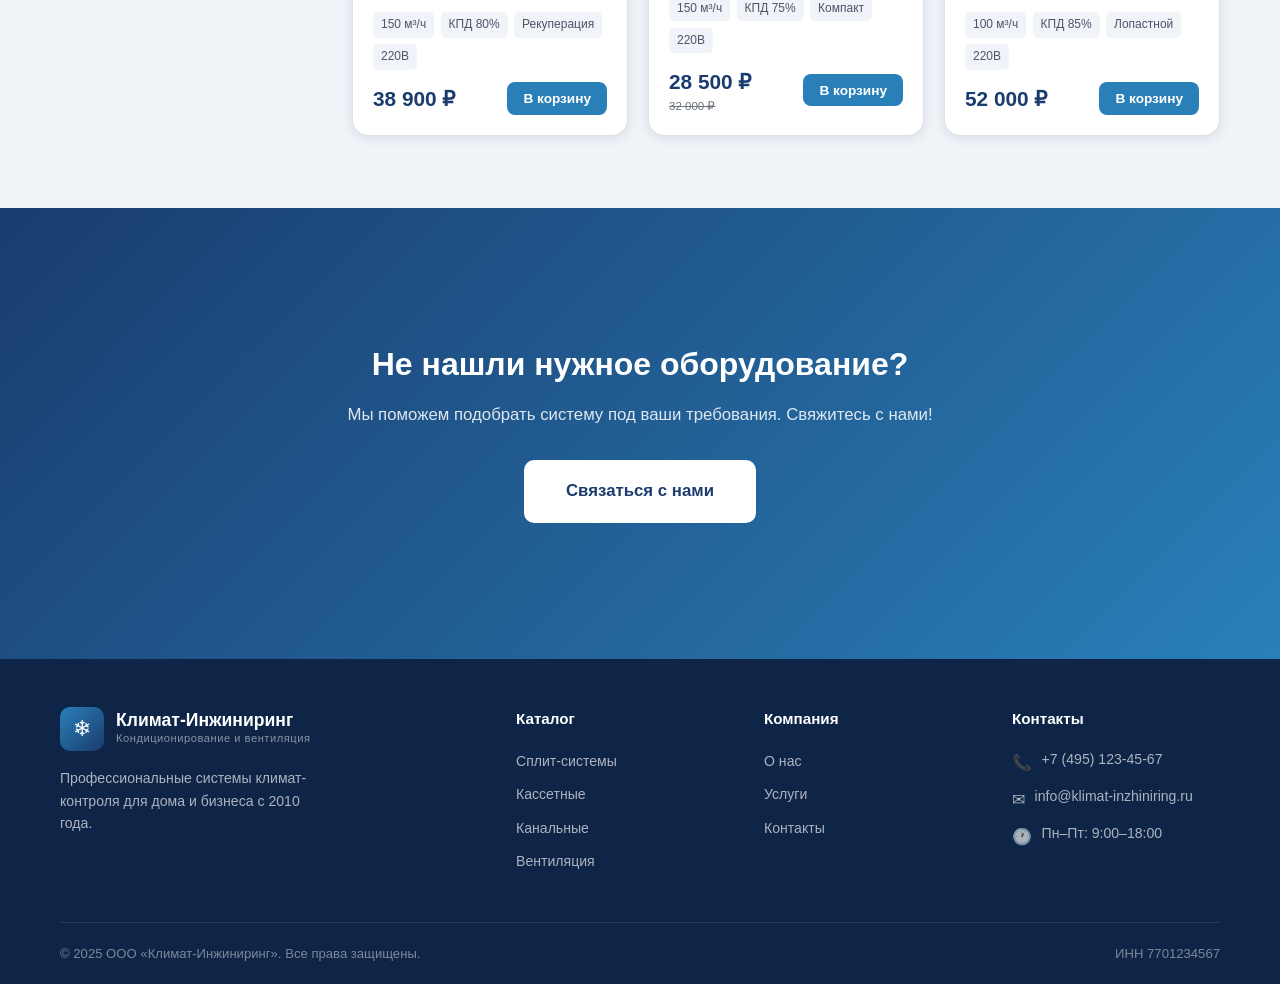
<file: catalog.html>
<!DOCTYPE html>
<html lang="ru">
<head>
  <meta charset="UTF-8">
  <meta name="viewport" content="width=device-width, initial-scale=1.0">
  <title>Каталог товаров — Климат-Инжиниринг</title>
  <meta name="description" content="Каталог кондиционеров и вентиляционного оборудования. Сплит-системы, кассетные, канальные кондиционеры, рекуператоры.">
  <link rel="stylesheet" href="css/style.css">
  <link rel="stylesheet" href="css/account.css">
  <link rel="stylesheet" href="css/catalog.css">
</head>
<body>

<!-- HEADER -->
<header class="header">
  <div class="header-top">
    <div class="container">
      <div>ООО «Климат-Инжиниринг» — профессиональные системы кондиционирования</div>
      <div class="header-top-contacts">
        <a href="tel:+74951234567">📞 +7 (495) 123-45-67</a>
        <a href="mailto:info@klimat-inzhiniring.ru">✉ info@klimat-inzhiniring.ru</a>
        <span>Пн–Пт: 9:00–18:00</span>
      </div>
    </div>
  </div>
  <div class="header-main">
    <div class="container">
      <a href="index.html" class="logo">
        <div class="logo-icon">❄</div>
        <div class="logo-text">
          <span class="logo-name">Климат-Инжиниринг</span>
          <span class="logo-tagline">Кондиционирование и вентиляция</span>
        </div>
      </a>
      <nav class="nav">
        <ul>
          <li><a href="index.html">Главная</a></li>
          <li><a href="catalog.html">Каталог</a></li>
          <li><a href="services.html">Услуги</a></li>
          <li><a href="calculator.html">Калькулятор</a></li>
          <li><a href="about.html">О нас</a></li>
          <li><a href="contacts.html">Контакты</a></li>
        </ul>
      </nav>
      <div class="header-actions">
        <a href="cart.html" class="cart-btn">
          🛒 Корзина
          <span class="cart-count hidden">0</span>
        </a>
        <a href="account.html" class="auth-btn">
          <span class="avatar-chip">👤</span>
          <span class="auth-user-name">Войти</span>
        </a>
        <button class="burger" id="burgerBtn" aria-label="Меню">
          <span></span><span></span><span></span>
        </button>
      </div>
    </div>
  </div>
</header>

<nav class="mobile-nav" id="mobileNav">
  <button class="mobile-nav-close" id="mobileNavClose">✕</button>
  <ul>
    <li><a href="index.html">🏠 Главная</a></li>
    <li><a href="catalog.html">📦 Каталог</a></li>
    <li><a href="services.html">🔧 Услуги</a></li>
    <li><a href="calculator.html">🧮 Калькулятор</a></li>
    <li><a href="about.html">ℹ О нас</a></li>
    <li><a href="contacts.html">📍 Контакты</a></li>
    <li><a href="cart.html">🛒 Корзина</a></li>
  </ul>
</nav>

<!-- BREADCRUMB -->
<div class="breadcrumb">
  <div class="container">
    <a href="index.html">Главная</a> <span>›</span> Каталог
  </div>
</div>

<!-- PAGE HERO -->
<div class="page-hero">
  <div class="container">
    <h1>Каталог оборудования</h1>
    <p>Кондиционеры, системы вентиляции и климатическое оборудование</p>
  </div>
</div>

<!-- CATALOG -->
<section class="section section-light">
  <div class="container">

    <!-- Category tabs -->
    <div class="category-tabs">
      <button class="cat-tab active" data-cat="all">Все товары</button>
      <button class="cat-tab" data-cat="split">❄ Сплит-системы</button>
      <button class="cat-tab" data-cat="cassette">🏢 Кассетные</button>
      <button class="cat-tab" data-cat="duct">🌫 Канальные</button>
      <button class="cat-tab" data-cat="ventilation">💨 Вентиляция</button>
    </div>

    <!-- Mobile filters toggle -->
    <button class="filters-toggle" id="filtersToggle">
      <span>⚙</span> Фильтры
    </button>

    <div class="catalog-layout">

      <!-- SIDEBAR FILTERS -->
      <aside class="filters-sidebar" id="filtersSidebar">
        <div class="filters-header">
          <h3>Фильтры</h3>
          <span class="filters-reset" id="filtersReset">Сбросить</span>
        </div>

        <!-- Price -->
        <div class="filter-group">
          <h4>Цена, ₽</h4>
          <div class="price-range">
            <div class="price-inputs">
              <input type="number" id="priceMin" class="form-control" placeholder="от" min="0">
              <span class="price-sep">—</span>
              <input type="number" id="priceMax" class="form-control" placeholder="до" min="0">
            </div>
          </div>
        </div>

        <!-- Brand -->
        <div class="filter-group">
          <h4>Бренд</h4>
          <label class="filter-option">
            <input type="checkbox" class="brand-check" value="Samsung">
            <label>Samsung</label> <span class="filter-count">(3)</span>
          </label>
          <label class="filter-option">
            <input type="checkbox" class="brand-check" value="Daikin">
            <label>Daikin</label> <span class="filter-count">(3)</span>
          </label>
          <label class="filter-option">
            <input type="checkbox" class="brand-check" value="Mitsubishi Electric">
            <label>Mitsubishi Electric</label> <span class="filter-count">(3)</span>
          </label>
          <label class="filter-option">
            <input type="checkbox" class="brand-check" value="Panasonic">
            <label>Panasonic</label> <span class="filter-count">(1)</span>
          </label>
          <label class="filter-option">
            <input type="checkbox" class="brand-check" value="LG">
            <label>LG</label> <span class="filter-count">(1)</span>
          </label>
          <label class="filter-option">
            <input type="checkbox" class="brand-check" value="Haier">
            <label>Haier</label> <span class="filter-count">(3)</span>
          </label>
        </div>

        <!-- Power -->
        <div class="filter-group">
          <h4>Мощность</h4>
          <label class="filter-option">
            <input type="checkbox" disabled>
            <label>до 3 кВт</label>
          </label>
          <label class="filter-option">
            <input type="checkbox" disabled>
            <label>3–6 кВт</label>
          </label>
          <label class="filter-option">
            <input type="checkbox" disabled>
            <label>свыше 6 кВт</label>
          </label>
        </div>

        <div class="filter-group" style="padding-bottom:1.25rem">
          <a href="catalog.html" class="btn btn-primary" style="width:100%;justify-content:center">Показать</a>
        </div>
      </aside>

      <!-- MAIN CATALOG -->
      <div class="catalog-main">
        <!-- Toolbar -->
        <div class="catalog-toolbar">
          <span class="catalog-count" id="productsCount">Загрузка...</span>
          <div class="catalog-sort">
            <span class="sort-label">Сортировка:</span>
            <select class="sort-select" id="sortSelect">
              <option value="default">По умолчанию</option>
              <option value="price-asc">Цена: по возрастанию</option>
              <option value="price-desc">Цена: по убыванию</option>
              <option value="name">По названию</option>
            </select>
            <div class="view-toggle">
              <button class="view-btn active" id="gridViewBtn" title="Сетка">⊞</button>
              <button class="view-btn" id="listViewBtn" title="Список">≡</button>
            </div>
          </div>
        </div>

        <!-- Products Grid -->
        <div class="catalog-grid" id="productsGrid">
          <div style="text-align:center;padding:3rem;color:var(--gray);grid-column:1/-1">Загрузка товаров...</div>
        </div>
      </div>
    </div>
  </div>
</section>

<!-- CTA -->
<section class="section section-blue">
  <div class="container">
    <div class="cta-banner">
      <h2>Не нашли нужное оборудование?</h2>
      <p>Мы поможем подобрать систему под ваши требования. Свяжитесь с нами!</p>
      <a href="contacts.html" class="btn btn-white btn-lg">Связаться с нами</a>
    </div>
  </div>
</section>

<!-- FOOTER -->
<footer class="footer">
  <div class="footer-main">
    <div class="container">
      <div class="footer-grid">
        <div class="footer-brand">
          <a href="index.html" class="logo">
            <div class="logo-icon">❄</div>
            <div class="logo-text">
              <span class="logo-name">Климат-Инжиниринг</span>
              <span class="logo-tagline">Кондиционирование и вентиляция</span>
            </div>
          </a>
          <p>Профессиональные системы климат-контроля для дома и бизнеса с 2010 года.</p>
        </div>
        <div class="footer-col">
          <h4>Каталог</h4>
          <ul>
            <li><a href="catalog.html">Сплит-системы</a></li>
            <li><a href="catalog.html">Кассетные</a></li>
            <li><a href="catalog.html">Канальные</a></li>
            <li><a href="catalog.html">Вентиляция</a></li>
          </ul>
        </div>
        <div class="footer-col">
          <h4>Компания</h4>
          <ul>
            <li><a href="about.html">О нас</a></li>
            <li><a href="services.html">Услуги</a></li>
            <li><a href="contacts.html">Контакты</a></li>
          </ul>
        </div>
        <div class="footer-col">
          <h4>Контакты</h4>
          <div class="footer-contact-item"><span class="icon">📞</span><span>+7 (495) 123-45-67</span></div>
          <div class="footer-contact-item"><span class="icon">✉</span><span>info@klimat-inzhiniring.ru</span></div>
          <div class="footer-contact-item"><span class="icon">🕐</span><span>Пн–Пт: 9:00–18:00</span></div>
        </div>
      </div>
    </div>
  </div>
  <div class="container">
    <div class="footer-bottom">
      <span>© 2025 ООО «Климат-Инжиниринг». Все права защищены.</span>
      <span>ИНН 7701234567</span>
    </div>
  </div>
</footer>

<script src="js/data.js"></script>
<script src="js/auth.js"></script>
<script src="js/main.js"></script>
<script src="js/catalog.js"></script>
<script>
  // Apply URL category param on load
  document.addEventListener('DOMContentLoaded', () => {
    const params = new URLSearchParams(window.location.search);
    const cat = params.get('cat');
    if (cat) {
      const tab = document.querySelector(`.cat-tab[data-cat="${cat}"]`);
      if (tab) tab.click();
    }
  });
</script>
</body>
</html>
</file>
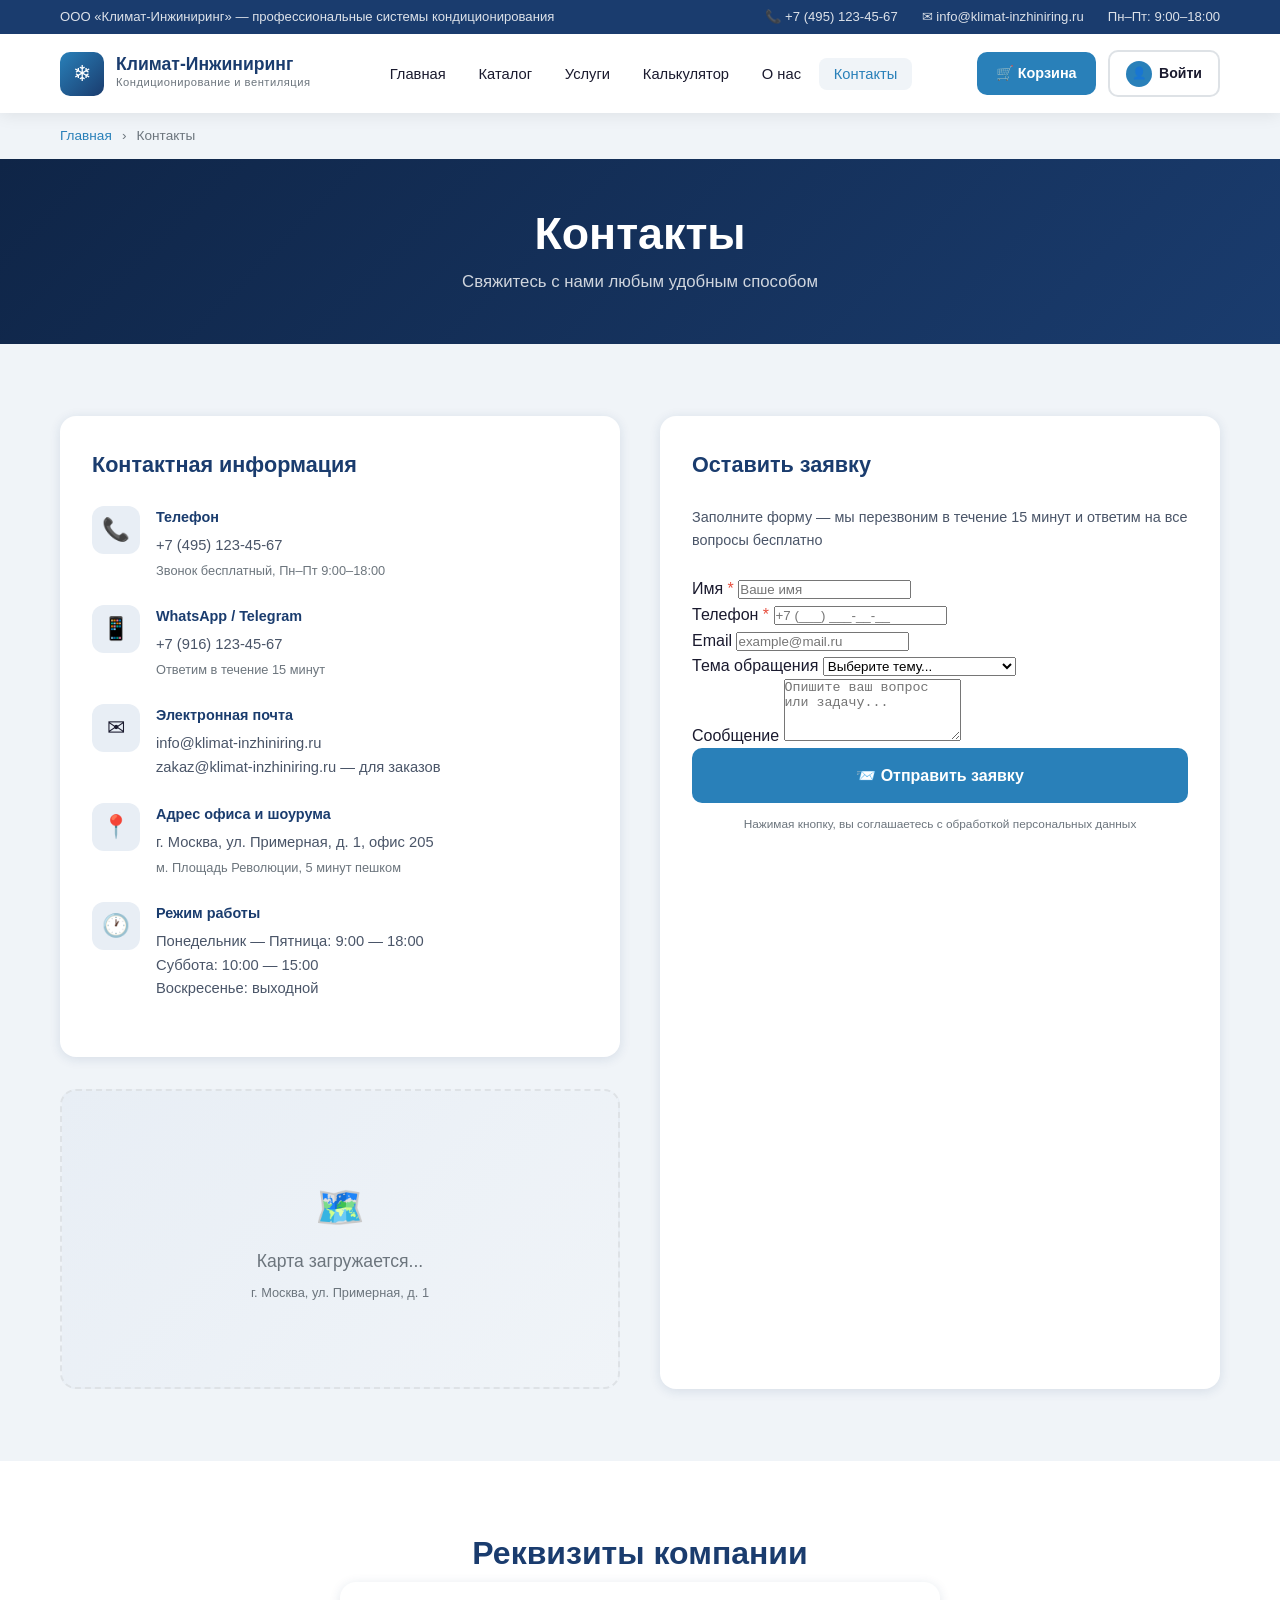
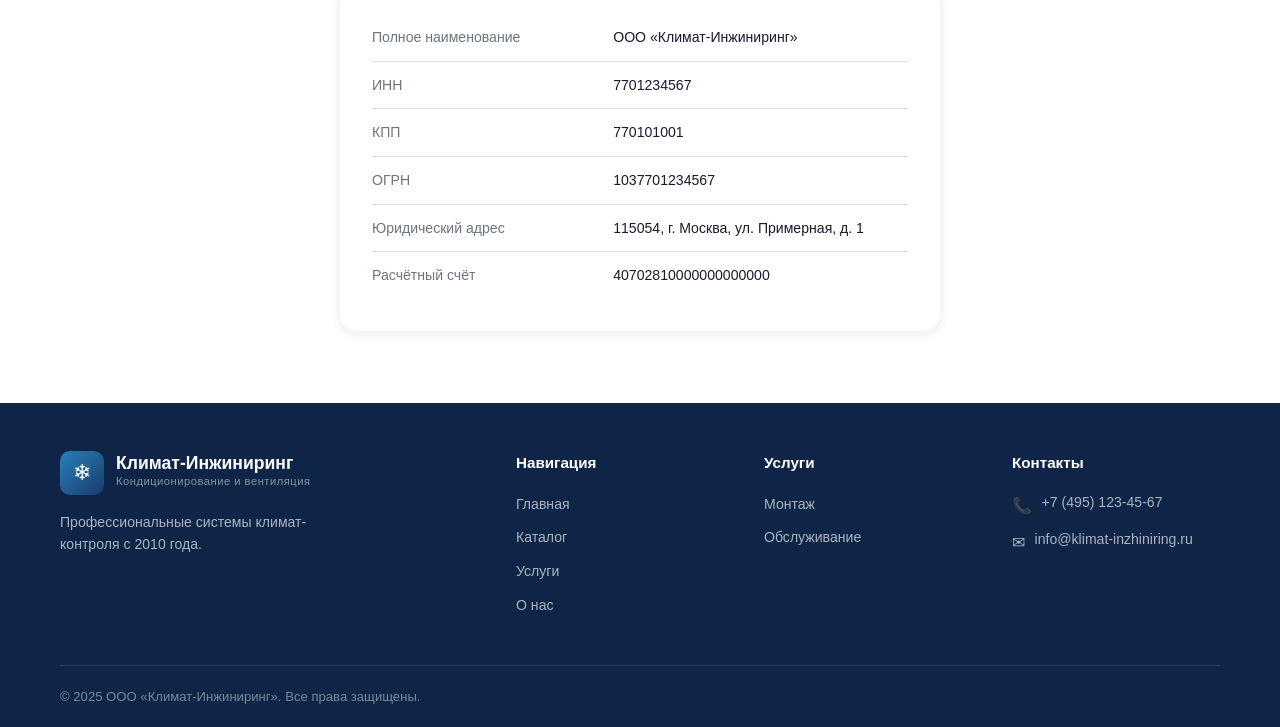
<file: contacts.html>
<!DOCTYPE html>
<html lang="ru">
<head>
  <meta charset="UTF-8">
  <meta name="viewport" content="width=device-width, initial-scale=1.0">
  <title>Контакты — Климат-Инжиниринг</title>
  <link rel="stylesheet" href="css/style.css">
  <link rel="stylesheet" href="css/account.css">
  <style>
    .contacts-layout { display: grid; grid-template-columns: 1fr 1fr; gap: 2.5rem; }
    .contact-info-card { background: var(--white); border-radius: var(--radius-lg); box-shadow: var(--shadow); padding: 2rem; }
    .contact-info-card h3 { color: var(--primary); margin-bottom: 1.5rem; }
    .contact-item { display: flex; gap: 1rem; margin-bottom: 1.5rem; align-items: flex-start; }
    .contact-item-icon { width: 48px; height: 48px; background: var(--light-2); border-radius: 12px; display: flex; align-items: center; justify-content: center; font-size: 1.4rem; flex-shrink: 0; }
    .contact-item-body h4 { color: var(--primary); font-size: 0.9rem; margin-bottom: 0.3rem; }
    .contact-item-body p, .contact-item-body a { color: var(--text-light); font-size: 0.92rem; }
    .contact-item-body a:hover { color: var(--accent); }
    .contact-form-card { background: var(--white); border-radius: var(--radius-lg); box-shadow: var(--shadow); padding: 2rem; }
    .contact-form-card h3 { color: var(--primary); margin-bottom: 1.5rem; }
    .map-placeholder { background: linear-gradient(135deg, var(--light-2), var(--light)); border-radius: var(--radius-lg); height: 300px; display: flex; align-items: center; justify-content: center; color: var(--gray); font-size: 1.1rem; text-align: center; border: 2px dashed var(--gray-light); margin-top: 2rem; flex-direction: column; gap: 0.5rem; }
    @media (max-width: 768px) { .contacts-layout { grid-template-columns: 1fr; } }
  </style>
</head>
<body>

<!-- HEADER -->
<header class="header">
  <div class="header-top">
    <div class="container">
      <div>ООО «Климат-Инжиниринг» — профессиональные системы кондиционирования</div>
      <div class="header-top-contacts">
        <a href="tel:+74951234567">📞 +7 (495) 123-45-67</a>
        <a href="mailto:info@klimat-inzhiniring.ru">✉ info@klimat-inzhiniring.ru</a>
        <span>Пн–Пт: 9:00–18:00</span>
      </div>
    </div>
  </div>
  <div class="header-main">
    <div class="container">
      <a href="index.html" class="logo">
        <div class="logo-icon">❄</div>
        <div class="logo-text">
          <span class="logo-name">Климат-Инжиниринг</span>
          <span class="logo-tagline">Кондиционирование и вентиляция</span>
        </div>
      </a>
      <nav class="nav">
        <ul>
          <li><a href="index.html">Главная</a></li>
          <li><a href="catalog.html">Каталог</a></li>
          <li><a href="services.html">Услуги</a></li>
          <li><a href="calculator.html">Калькулятор</a></li>
          <li><a href="about.html">О нас</a></li>
          <li><a href="contacts.html">Контакты</a></li>
        </ul>
      </nav>
      <div class="header-actions">
        <a href="cart.html" class="cart-btn">
          🛒 Корзина
          <span class="cart-count hidden">0</span>
        </a>
        <a href="account.html" class="auth-btn">
          <span class="avatar-chip">👤</span>
          <span class="auth-user-name">Войти</span>
        </a>
        <button class="burger" id="burgerBtn" aria-label="Меню">
          <span></span><span></span><span></span>
        </button>
      </div>
    </div>
  </div>
</header>

<nav class="mobile-nav" id="mobileNav">
  <button class="mobile-nav-close" id="mobileNavClose">✕</button>
  <ul>
    <li><a href="index.html">🏠 Главная</a></li>
    <li><a href="catalog.html">📦 Каталог</a></li>
    <li><a href="services.html">🔧 Услуги</a></li>
    <li><a href="calculator.html">🧮 Калькулятор</a></li>
    <li><a href="about.html">ℹ О нас</a></li>
    <li><a href="contacts.html">📍 Контакты</a></li>
    <li><a href="cart.html">🛒 Корзина</a></li>
  </ul>
</nav>

<div class="breadcrumb">
  <div class="container">
    <a href="index.html">Главная</a> <span>›</span> Контакты
  </div>
</div>

<div class="page-hero">
  <div class="container">
    <h1>Контакты</h1>
    <p>Свяжитесь с нами любым удобным способом</p>
  </div>
</div>

<section class="section section-light">
  <div class="container">
    <div class="contacts-layout">

      <!-- Contact Info -->
      <div>
        <div class="contact-info-card">
          <h3>Контактная информация</h3>
          <div class="contact-item">
            <div class="contact-item-icon">📞</div>
            <div class="contact-item-body">
              <h4>Телефон</h4>
              <p><a href="tel:+74951234567">+7 (495) 123-45-67</a></p>
              <p style="font-size:0.8rem;color:var(--gray);margin-top:0.2rem">Звонок бесплатный, Пн–Пт 9:00–18:00</p>
            </div>
          </div>
          <div class="contact-item">
            <div class="contact-item-icon">📱</div>
            <div class="contact-item-body">
              <h4>WhatsApp / Telegram</h4>
              <p><a href="tel:+79161234567">+7 (916) 123-45-67</a></p>
              <p style="font-size:0.8rem;color:var(--gray);margin-top:0.2rem">Ответим в течение 15 минут</p>
            </div>
          </div>
          <div class="contact-item">
            <div class="contact-item-icon">✉</div>
            <div class="contact-item-body">
              <h4>Электронная почта</h4>
              <p><a href="mailto:info@klimat-inzhiniring.ru">info@klimat-inzhiniring.ru</a></p>
              <p><a href="mailto:zakaz@klimat-inzhiniring.ru">zakaz@klimat-inzhiniring.ru</a> — для заказов</p>
            </div>
          </div>
          <div class="contact-item">
            <div class="contact-item-icon">📍</div>
            <div class="contact-item-body">
              <h4>Адрес офиса и шоурума</h4>
              <p>г. Москва, ул. Примерная, д. 1, офис 205</p>
              <p style="font-size:0.8rem;color:var(--gray);margin-top:0.2rem">м. Площадь Революции, 5 минут пешком</p>
            </div>
          </div>
          <div class="contact-item">
            <div class="contact-item-icon">🕐</div>
            <div class="contact-item-body">
              <h4>Режим работы</h4>
              <p>Понедельник — Пятница: 9:00 — 18:00</p>
              <p>Суббота: 10:00 — 15:00</p>
              <p>Воскресенье: выходной</p>
            </div>
          </div>
        </div>

        <div class="map-placeholder">
          <div style="font-size:2.5rem">🗺️</div>
          <div>Карта загружается...</div>
          <div style="font-size:0.8rem">г. Москва, ул. Примерная, д. 1</div>
        </div>
      </div>

      <!-- Contact Form -->
      <div class="contact-form-card">
        <h3>Оставить заявку</h3>
        <p style="color:var(--text-light);font-size:0.9rem;margin-bottom:1.5rem">Заполните форму — мы перезвоним в течение 15 минут и ответим на все вопросы бесплатно</p>

        <div id="contactSuccess" style="display:none;text-align:center;padding:2rem">
          <div style="font-size:3rem">✅</div>
          <h3 style="color:#27ae60;margin:1rem 0 0.5rem">Заявка принята!</h3>
          <p style="color:var(--text-light);font-size:0.9rem">Наш специалист свяжется с вами в течение 15 минут.</p>
          <button onclick="document.getElementById('contactSuccess').style.display='none';document.getElementById('contactForm').style.display='block'" class="btn btn-outline" style="margin-top:1.5rem">Отправить ещё</button>
        </div>

        <form id="contactForm">
          <div class="form-group">
            <label>Имя <span class="required" style="color:#e74c3c">*</span></label>
            <input type="text" name="name" class="form-control" placeholder="Ваше имя" required>
            <div class="form-error"></div>
          </div>
          <div class="form-group">
            <label>Телефон <span class="required" style="color:#e74c3c">*</span></label>
            <input type="tel" name="phone" class="form-control" placeholder="+7 (___) ___-__-__" required>
            <div class="form-error"></div>
          </div>
          <div class="form-group">
            <label>Email</label>
            <input type="email" name="email" class="form-control" placeholder="example@mail.ru">
          </div>
          <div class="form-group">
            <label>Тема обращения</label>
            <select name="subject" class="form-control">
              <option value="">Выберите тему...</option>
              <option value="buy">Покупка оборудования</option>
              <option value="install">Монтаж / установка</option>
              <option value="service">Техническое обслуживание</option>
              <option value="repair">Ремонт</option>
              <option value="project">Проектирование</option>
              <option value="other">Другое</option>
            </select>
          </div>
          <div class="form-group">
            <label>Сообщение</label>
            <textarea name="message" class="form-control" placeholder="Опишите ваш вопрос или задачу..." rows="4"></textarea>
          </div>
          <button type="submit" class="btn btn-primary" style="width:100%;justify-content:center;padding:1rem;font-size:1rem" id="contactSubmitBtn">
            📨 Отправить заявку
          </button>
          <p style="font-size:0.74rem;color:var(--gray);margin-top:0.75rem;text-align:center">
            Нажимая кнопку, вы соглашаетесь с обработкой персональных данных
          </p>
        </form>
      </div>

    </div>
  </div>
</section>

<!-- REKVIZITY -->
<section class="section">
  <div class="container">
    <h2 class="section-title">Реквизиты компании</h2>
    <div style="background:var(--white);border-radius:var(--radius-lg);box-shadow:var(--shadow);padding:2rem;max-width:600px;margin:0 auto">
      <table style="width:100%;border-collapse:collapse">
        <tr style="border-bottom:1px solid var(--gray-light)">
          <td style="padding:0.75rem 0;color:var(--gray);font-size:0.88rem;width:45%">Полное наименование</td>
          <td style="padding:0.75rem 0;font-size:0.88rem">ООО «Климат-Инжиниринг»</td>
        </tr>
        <tr style="border-bottom:1px solid var(--gray-light)">
          <td style="padding:0.75rem 0;color:var(--gray);font-size:0.88rem">ИНН</td>
          <td style="padding:0.75rem 0;font-size:0.88rem">7701234567</td>
        </tr>
        <tr style="border-bottom:1px solid var(--gray-light)">
          <td style="padding:0.75rem 0;color:var(--gray);font-size:0.88rem">КПП</td>
          <td style="padding:0.75rem 0;font-size:0.88rem">770101001</td>
        </tr>
        <tr style="border-bottom:1px solid var(--gray-light)">
          <td style="padding:0.75rem 0;color:var(--gray);font-size:0.88rem">ОГРН</td>
          <td style="padding:0.75rem 0;font-size:0.88rem">1037701234567</td>
        </tr>
        <tr style="border-bottom:1px solid var(--gray-light)">
          <td style="padding:0.75rem 0;color:var(--gray);font-size:0.88rem">Юридический адрес</td>
          <td style="padding:0.75rem 0;font-size:0.88rem">115054, г. Москва, ул. Примерная, д. 1</td>
        </tr>
        <tr>
          <td style="padding:0.75rem 0;color:var(--gray);font-size:0.88rem">Расчётный счёт</td>
          <td style="padding:0.75rem 0;font-size:0.88rem">40702810000000000000</td>
        </tr>
      </table>
    </div>
  </div>
</section>

<!-- FOOTER -->
<footer class="footer">
  <div class="footer-main">
    <div class="container">
      <div class="footer-grid">
        <div class="footer-brand">
          <a href="index.html" class="logo">
            <div class="logo-icon">❄</div>
            <div class="logo-text">
              <span class="logo-name">Климат-Инжиниринг</span>
              <span class="logo-tagline">Кондиционирование и вентиляция</span>
            </div>
          </a>
          <p>Профессиональные системы климат-контроля с 2010 года.</p>
        </div>
        <div class="footer-col">
          <h4>Навигация</h4>
          <ul>
            <li><a href="index.html">Главная</a></li>
            <li><a href="catalog.html">Каталог</a></li>
            <li><a href="services.html">Услуги</a></li>
            <li><a href="about.html">О нас</a></li>
          </ul>
        </div>
        <div class="footer-col">
          <h4>Услуги</h4>
          <ul>
            <li><a href="services.html">Монтаж</a></li>
            <li><a href="services.html">Обслуживание</a></li>
          </ul>
        </div>
        <div class="footer-col">
          <h4>Контакты</h4>
          <div class="footer-contact-item"><span class="icon">📞</span><span>+7 (495) 123-45-67</span></div>
          <div class="footer-contact-item"><span class="icon">✉</span><span>info@klimat-inzhiniring.ru</span></div>
        </div>
      </div>
    </div>
  </div>
  <div class="container">
    <div class="footer-bottom">
      <span>© 2025 ООО «Климат-Инжиниринг». Все права защищены.</span>
    </div>
  </div>
</footer>

<script src="js/data.js"></script>
<script src="js/auth.js"></script>
<script src="js/main.js"></script>
<script>
document.getElementById('contactForm').addEventListener('submit', function(e) {
  e.preventDefault();
  const btn = document.getElementById('contactSubmitBtn');
  btn.disabled = true;
  btn.textContent = '⏳ Отправляем...';
  setTimeout(() => {
    document.getElementById('contactForm').style.display = 'none';
    document.getElementById('contactSuccess').style.display = 'block';
  }, 800);
});
</script>
</body>
</html>
</file>
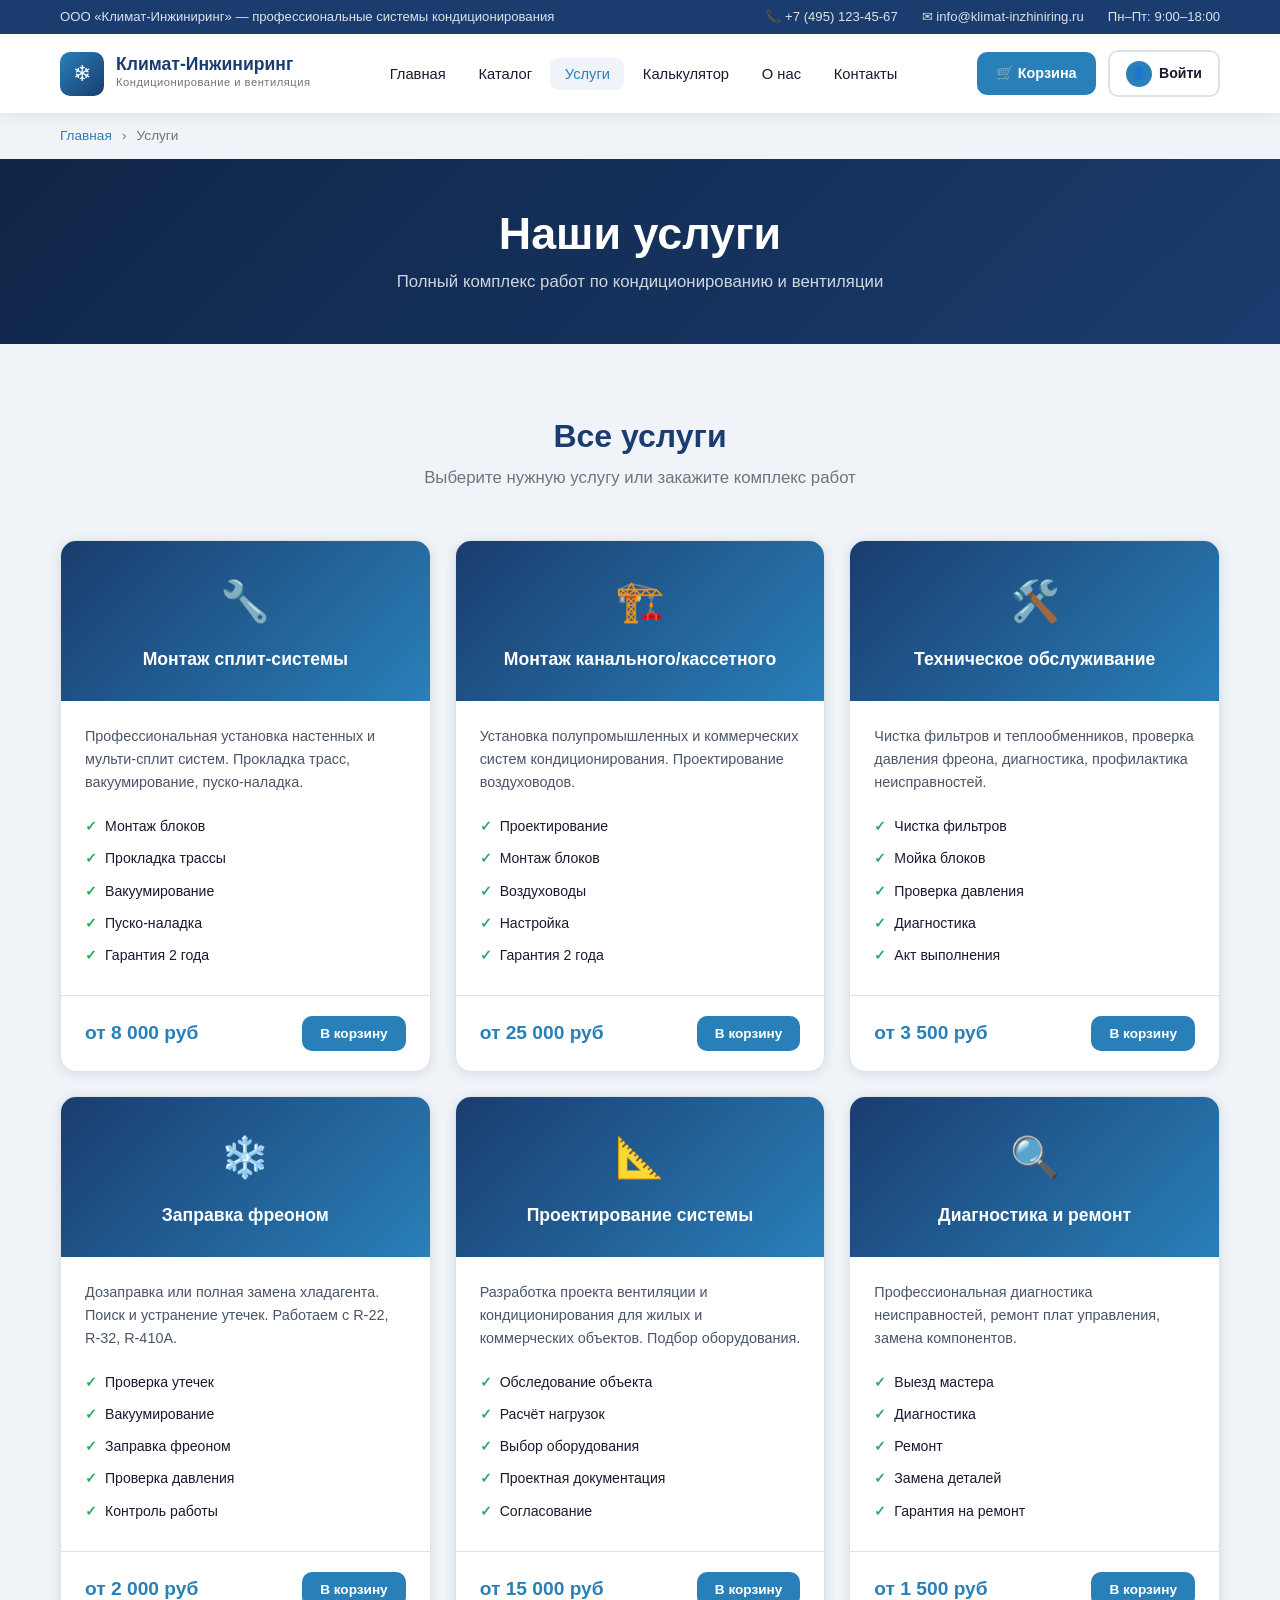
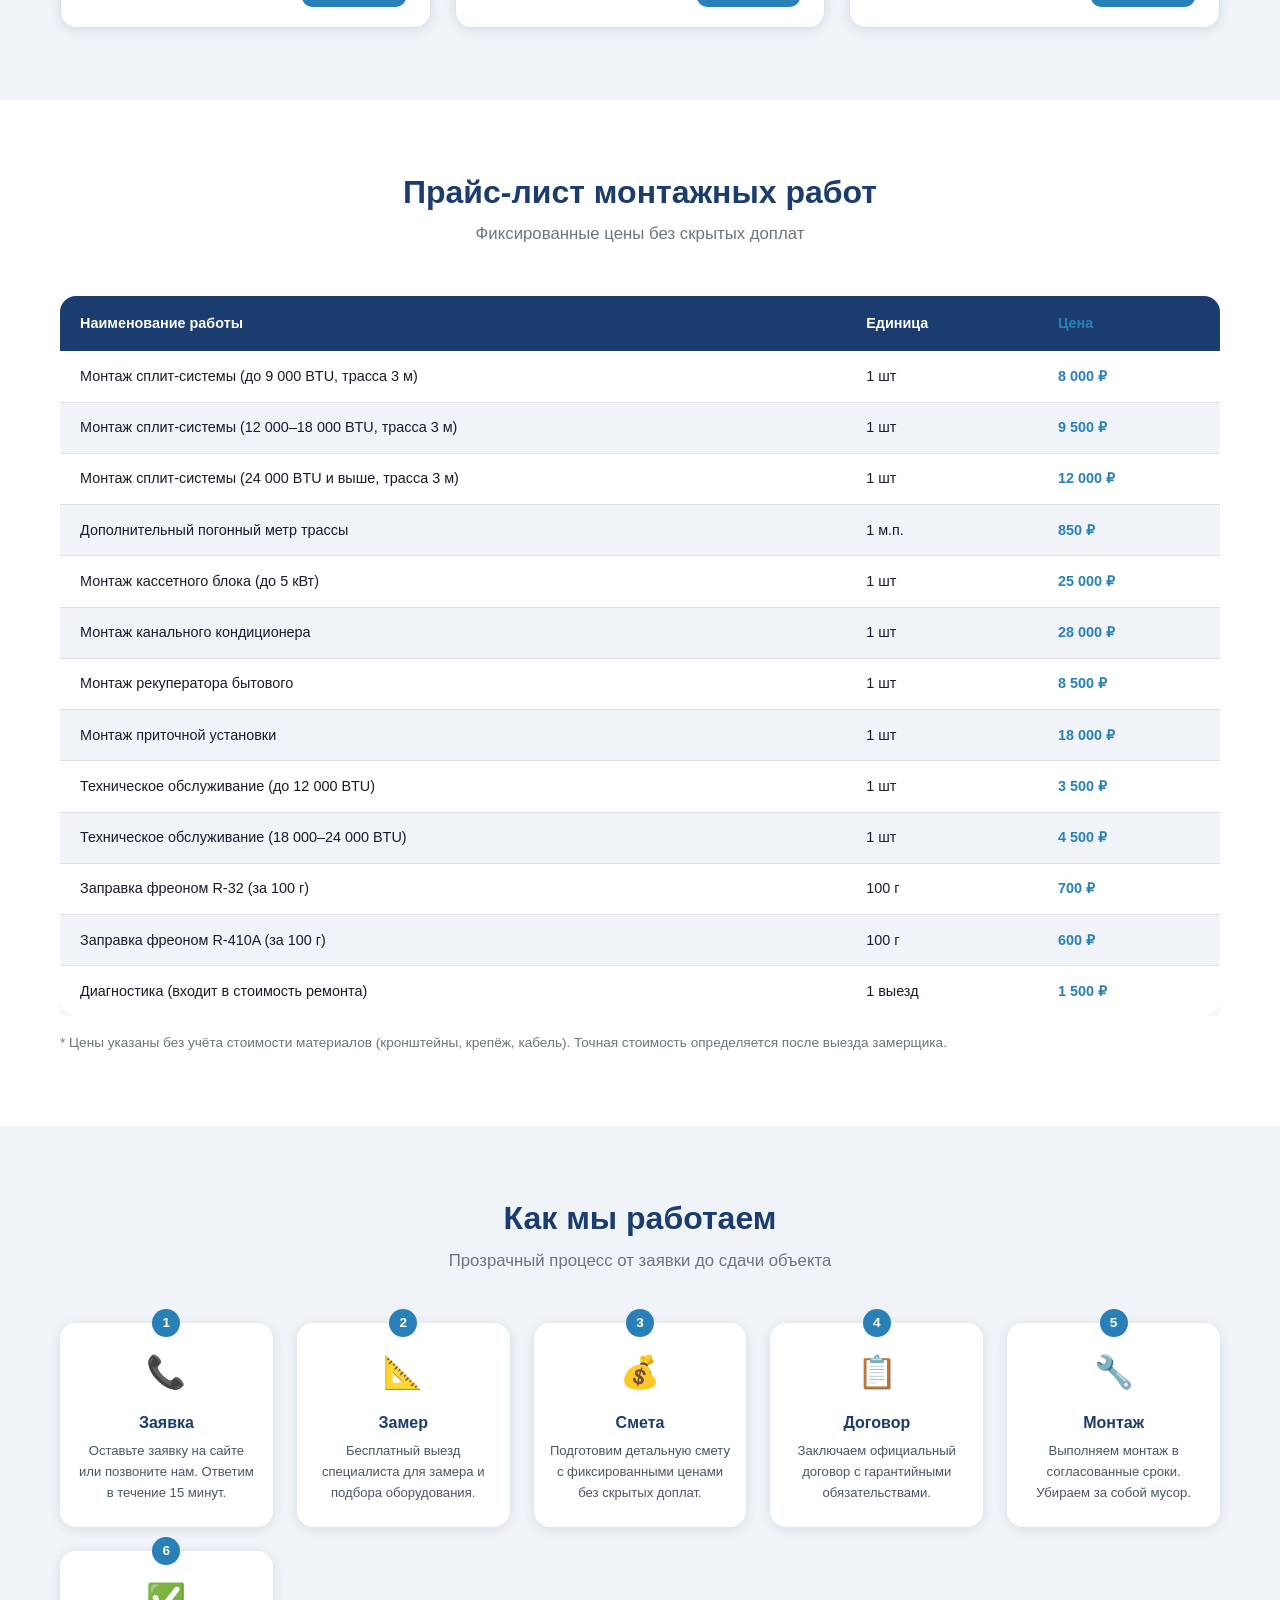
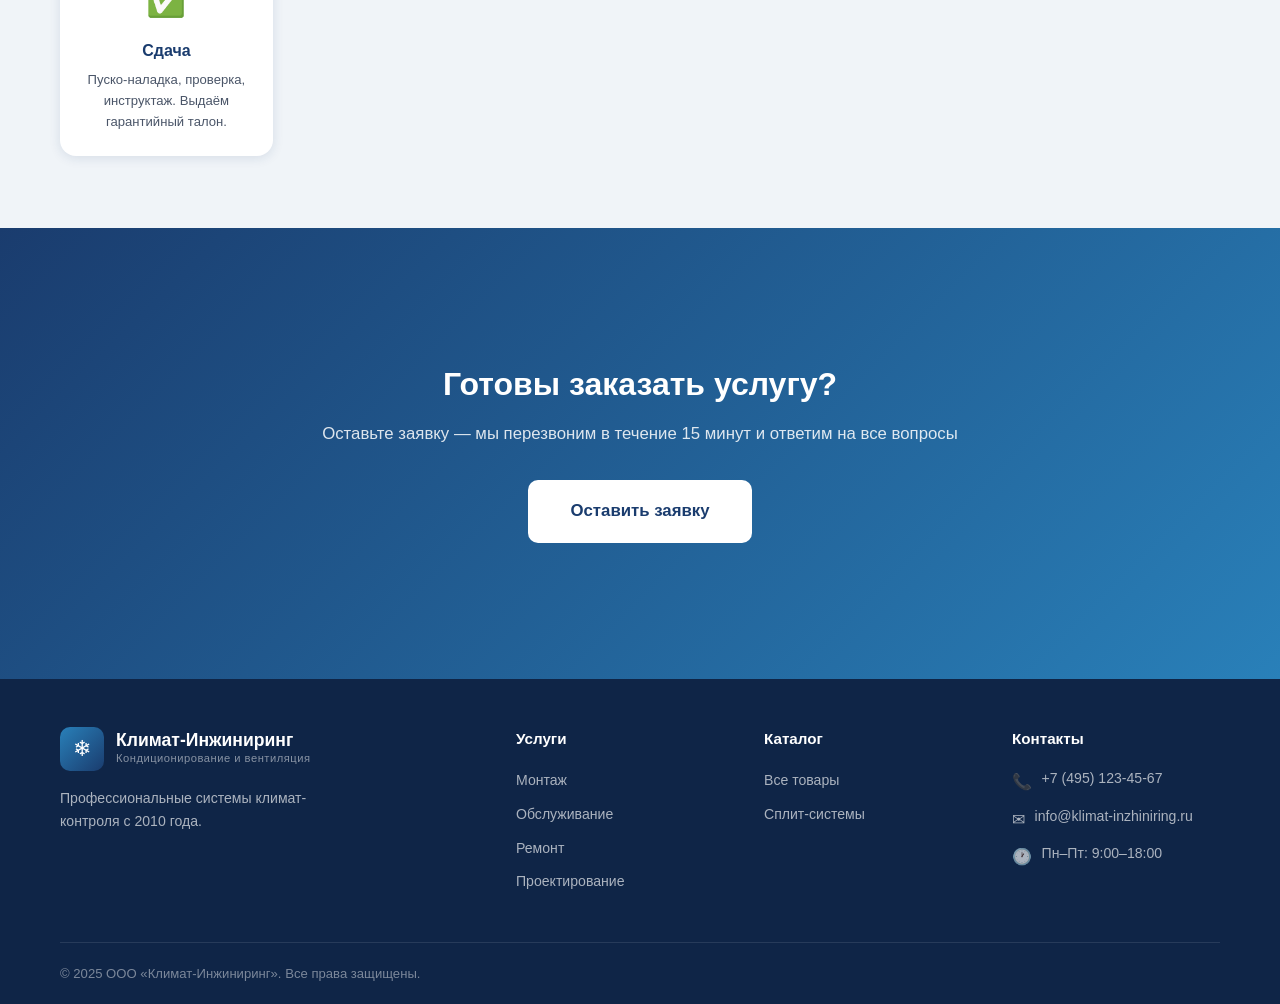
<file: services.html>
<!DOCTYPE html>
<html lang="ru">
<head>
  <meta charset="UTF-8">
  <meta name="viewport" content="width=device-width, initial-scale=1.0">
  <title>Услуги — Климат-Инжиниринг</title>
  <meta name="description" content="Монтаж, обслуживание, ремонт и проектирование систем кондиционирования и вентиляции. Цены и условия.">
  <link rel="stylesheet" href="css/style.css">
  <link rel="stylesheet" href="css/account.css">
  <style>
    .services-full-grid { display: grid; grid-template-columns: repeat(auto-fit, minmax(320px, 1fr)); gap: 1.5rem; }
    .service-card {
      background: var(--white); border-radius: var(--radius-lg); overflow: hidden;
      box-shadow: var(--shadow); border: 1px solid var(--gray-light); transition: var(--transition);
    }
    .service-card:hover { transform: translateY(-3px); box-shadow: var(--shadow-lg); }
    .service-card-header {
      background: linear-gradient(135deg, var(--primary), var(--accent));
      padding: 1.75rem; color: var(--white); text-align: center;
    }
    .service-card-header .icon { font-size: 2.5rem; margin-bottom: 0.75rem; }
    .service-card-header h3 { font-size: 1.1rem; }
    .service-card-body { padding: 1.5rem; }
    .service-card-body p { color: var(--text-light); font-size: 0.9rem; margin-bottom: 1rem; }
    .service-includes { list-style: none; }
    .service-includes li { display: flex; gap: 0.5rem; align-items: flex-start; padding: 0.3rem 0; font-size: 0.88rem; }
    .service-includes li::before { content: '✓'; color: #27ae60; font-weight: 700; flex-shrink: 0; }
    .service-price-block { padding: 1.25rem 1.5rem; border-top: 1px solid var(--gray-light); display: flex; justify-content: space-between; align-items: center; }
    .service-price-block .price { font-size: 1.2rem; font-weight: 800; color: var(--accent); }
    .price-table { width: 100%; border-collapse: collapse; border-radius: var(--radius-lg); overflow: hidden; box-shadow: var(--shadow); }
    .price-table th { background: var(--primary); color: var(--white); padding: 1rem 1.25rem; text-align: left; font-size: 0.9rem; }
    .price-table td { padding: 0.85rem 1.25rem; border-bottom: 1px solid var(--gray-light); font-size: 0.9rem; }
    .price-table tr:last-child td { border-bottom: none; }
    .price-table tr:nth-child(even) td { background: var(--light); }
    .price-table .price-col { font-weight: 700; color: var(--accent); white-space: nowrap; }
    .process-steps { display: grid; grid-template-columns: repeat(auto-fit, minmax(180px, 1fr)); gap: 1.5rem; counter-reset: steps; }
    .process-step { text-align: center; padding: 1.5rem 1rem; background: var(--white); border-radius: var(--radius-lg); box-shadow: var(--shadow); position: relative; counter-increment: steps; }
    .process-step::before { content: counter(steps); position: absolute; top: -14px; left: 50%; transform: translateX(-50%); background: var(--accent); color: var(--white); width: 28px; height: 28px; border-radius: 50%; display: flex; align-items: center; justify-content: center; font-weight: 700; font-size: 0.85rem; }
    .process-step .icon { font-size: 2rem; margin-bottom: 0.75rem; }
    .process-step h4 { color: var(--primary); margin-bottom: 0.3rem; }
    .process-step p { font-size: 0.82rem; color: var(--text-light); }
  </style>
</head>
<body>

<!-- HEADER -->
<header class="header">
  <div class="header-top">
    <div class="container">
      <div>ООО «Климат-Инжиниринг» — профессиональные системы кондиционирования</div>
      <div class="header-top-contacts">
        <a href="tel:+74951234567">📞 +7 (495) 123-45-67</a>
        <a href="mailto:info@klimat-inzhiniring.ru">✉ info@klimat-inzhiniring.ru</a>
        <span>Пн–Пт: 9:00–18:00</span>
      </div>
    </div>
  </div>
  <div class="header-main">
    <div class="container">
      <a href="index.html" class="logo">
        <div class="logo-icon">❄</div>
        <div class="logo-text">
          <span class="logo-name">Климат-Инжиниринг</span>
          <span class="logo-tagline">Кондиционирование и вентиляция</span>
        </div>
      </a>
      <nav class="nav">
        <ul>
          <li><a href="index.html">Главная</a></li>
          <li><a href="catalog.html">Каталог</a></li>
          <li><a href="services.html">Услуги</a></li>
          <li><a href="calculator.html">Калькулятор</a></li>
          <li><a href="about.html">О нас</a></li>
          <li><a href="contacts.html">Контакты</a></li>
        </ul>
      </nav>
      <div class="header-actions">
        <a href="cart.html" class="cart-btn">
          🛒 Корзина
          <span class="cart-count hidden">0</span>
        </a>
        <a href="account.html" class="auth-btn">
          <span class="avatar-chip">👤</span>
          <span class="auth-user-name">Войти</span>
        </a>
        <button class="burger" id="burgerBtn" aria-label="Меню">
          <span></span><span></span><span></span>
        </button>
      </div>
    </div>
  </div>
</header>

<nav class="mobile-nav" id="mobileNav">
  <button class="mobile-nav-close" id="mobileNavClose">✕</button>
  <ul>
    <li><a href="index.html">🏠 Главная</a></li>
    <li><a href="catalog.html">📦 Каталог</a></li>
    <li><a href="services.html">🔧 Услуги</a></li>
    <li><a href="calculator.html">🧮 Калькулятор</a></li>
    <li><a href="about.html">ℹ О нас</a></li>
    <li><a href="contacts.html">📍 Контакты</a></li>
    <li><a href="cart.html">🛒 Корзина</a></li>
  </ul>
</nav>

<div class="breadcrumb">
  <div class="container">
    <a href="index.html">Главная</a> <span>›</span> Услуги
  </div>
</div>

<div class="page-hero">
  <div class="container">
    <h1>Наши услуги</h1>
    <p>Полный комплекс работ по кондиционированию и вентиляции</p>
  </div>
</div>

<!-- SERVICES CARDS -->
<section class="section section-light">
  <div class="container">
    <h2 class="section-title">Все услуги</h2>
    <p class="section-sub">Выберите нужную услугу или закажите комплекс работ</p>
    <div class="services-full-grid" id="servicesGrid">
      <!-- rendered by JS -->
    </div>
  </div>
</section>

<!-- PRICE TABLE -->
<section class="section">
  <div class="container">
    <h2 class="section-title">Прайс-лист монтажных работ</h2>
    <p class="section-sub">Фиксированные цены без скрытых доплат</p>
    <div style="overflow-x:auto">
      <table class="price-table">
        <thead>
          <tr>
            <th>Наименование работы</th>
            <th>Единица</th>
            <th class="price-col">Цена</th>
          </tr>
        </thead>
        <tbody>
          <tr><td>Монтаж сплит-системы (до 9 000 BTU, трасса 3 м)</td><td>1 шт</td><td class="price-col">8 000 ₽</td></tr>
          <tr><td>Монтаж сплит-системы (12 000–18 000 BTU, трасса 3 м)</td><td>1 шт</td><td class="price-col">9 500 ₽</td></tr>
          <tr><td>Монтаж сплит-системы (24 000 BTU и выше, трасса 3 м)</td><td>1 шт</td><td class="price-col">12 000 ₽</td></tr>
          <tr><td>Дополнительный погонный метр трассы</td><td>1 м.п.</td><td class="price-col">850 ₽</td></tr>
          <tr><td>Монтаж кассетного блока (до 5 кВт)</td><td>1 шт</td><td class="price-col">25 000 ₽</td></tr>
          <tr><td>Монтаж канального кондиционера</td><td>1 шт</td><td class="price-col">28 000 ₽</td></tr>
          <tr><td>Монтаж рекуператора бытового</td><td>1 шт</td><td class="price-col">8 500 ₽</td></tr>
          <tr><td>Монтаж приточной установки</td><td>1 шт</td><td class="price-col">18 000 ₽</td></tr>
          <tr><td>Техническое обслуживание (до 12 000 BTU)</td><td>1 шт</td><td class="price-col">3 500 ₽</td></tr>
          <tr><td>Техническое обслуживание (18 000–24 000 BTU)</td><td>1 шт</td><td class="price-col">4 500 ₽</td></tr>
          <tr><td>Заправка фреоном R-32 (за 100 г)</td><td>100 г</td><td class="price-col">700 ₽</td></tr>
          <tr><td>Заправка фреоном R-410A (за 100 г)</td><td>100 г</td><td class="price-col">600 ₽</td></tr>
          <tr><td>Диагностика (входит в стоимость ремонта)</td><td>1 выезд</td><td class="price-col">1 500 ₽</td></tr>
        </tbody>
      </table>
    </div>
    <p style="margin-top:1rem;font-size:0.85rem;color:var(--gray)">* Цены указаны без учёта стоимости материалов (кронштейны, крепёж, кабель). Точная стоимость определяется после выезда замерщика.</p>
  </div>
</section>

<!-- PROCESS -->
<section class="section section-light">
  <div class="container">
    <h2 class="section-title">Как мы работаем</h2>
    <p class="section-sub">Прозрачный процесс от заявки до сдачи объекта</p>
    <div class="process-steps">
      <div class="process-step">
        <div class="icon">📞</div>
        <h4>Заявка</h4>
        <p>Оставьте заявку на сайте или позвоните нам. Ответим в течение 15 минут.</p>
      </div>
      <div class="process-step">
        <div class="icon">📐</div>
        <h4>Замер</h4>
        <p>Бесплатный выезд специалиста для замера и подбора оборудования.</p>
      </div>
      <div class="process-step">
        <div class="icon">💰</div>
        <h4>Смета</h4>
        <p>Подготовим детальную смету с фиксированными ценами без скрытых доплат.</p>
      </div>
      <div class="process-step">
        <div class="icon">📋</div>
        <h4>Договор</h4>
        <p>Заключаем официальный договор с гарантийными обязательствами.</p>
      </div>
      <div class="process-step">
        <div class="icon">🔧</div>
        <h4>Монтаж</h4>
        <p>Выполняем монтаж в согласованные сроки. Убираем за собой мусор.</p>
      </div>
      <div class="process-step">
        <div class="icon">✅</div>
        <h4>Сдача</h4>
        <p>Пуско-наладка, проверка, инструктаж. Выдаём гарантийный талон.</p>
      </div>
    </div>
  </div>
</section>

<!-- CTA -->
<section class="section section-blue">
  <div class="container">
    <div class="cta-banner">
      <h2>Готовы заказать услугу?</h2>
      <p>Оставьте заявку — мы перезвоним в течение 15 минут и ответим на все вопросы</p>
      <a href="contacts.html" class="btn btn-white btn-lg">Оставить заявку</a>
    </div>
  </div>
</section>

<!-- FOOTER -->
<footer class="footer">
  <div class="footer-main">
    <div class="container">
      <div class="footer-grid">
        <div class="footer-brand">
          <a href="index.html" class="logo">
            <div class="logo-icon">❄</div>
            <div class="logo-text">
              <span class="logo-name">Климат-Инжиниринг</span>
              <span class="logo-tagline">Кондиционирование и вентиляция</span>
            </div>
          </a>
          <p>Профессиональные системы климат-контроля с 2010 года.</p>
        </div>
        <div class="footer-col">
          <h4>Услуги</h4>
          <ul>
            <li><a href="services.html">Монтаж</a></li>
            <li><a href="services.html">Обслуживание</a></li>
            <li><a href="services.html">Ремонт</a></li>
            <li><a href="services.html">Проектирование</a></li>
          </ul>
        </div>
        <div class="footer-col">
          <h4>Каталог</h4>
          <ul>
            <li><a href="catalog.html">Все товары</a></li>
            <li><a href="catalog.html">Сплит-системы</a></li>
          </ul>
        </div>
        <div class="footer-col">
          <h4>Контакты</h4>
          <div class="footer-contact-item"><span class="icon">📞</span><span>+7 (495) 123-45-67</span></div>
          <div class="footer-contact-item"><span class="icon">✉</span><span>info@klimat-inzhiniring.ru</span></div>
          <div class="footer-contact-item"><span class="icon">🕐</span><span>Пн–Пт: 9:00–18:00</span></div>
        </div>
      </div>
    </div>
  </div>
  <div class="container">
    <div class="footer-bottom">
      <span>© 2025 ООО «Климат-Инжиниринг». Все права защищены.</span>
    </div>
  </div>
</footer>

<script src="js/data.js"></script>
<script src="js/auth.js"></script>
<script src="js/main.js"></script>
<script>
document.addEventListener('DOMContentLoaded', () => {
  const grid = document.getElementById('servicesGrid');
  if (grid && window.SERVICES) {
    grid.innerHTML = window.SERVICES.map(s => renderServiceCard(s)).join('');
    attachServiceButtons(grid);
  }
});
</script>
</body>
</html>
</file>
<file: css/style.css>
/* ===== RESET & BASE ===== */
*, *::before, *::after { box-sizing: border-box; margin: 0; padding: 0; }

:root {
  --primary: #1a3c6e;
  --primary-dark: #0f2547;
  --accent: #2980b9;
  --accent-light: #3498db;
  --accent-hover: #1f6fa8;
  --white: #ffffff;
  --light: #f0f4f8;
  --light-2: #e8eef5;
  --gray: #6c757d;
  --gray-light: #dee2e6;
  --text: #1a1a2e;
  --text-light: #4a5568;
  --shadow: 0 2px 12px rgba(26,60,110,0.12);
  --shadow-lg: 0 8px 32px rgba(26,60,110,0.18);
  --radius: 10px;
  --radius-lg: 16px;
  --transition: 0.25s ease;
}

html { scroll-behavior: smooth; }
body { font-family: 'Segoe UI', Arial, sans-serif; color: var(--text); background: var(--white); line-height: 1.6; }
a { text-decoration: none; color: inherit; }
ul { list-style: none; }
img { max-width: 100%; display: block; }
button { cursor: pointer; border: none; background: none; font-family: inherit; }

/* ===== TYPOGRAPHY ===== */
h1 { font-size: clamp(1.8rem, 4vw, 2.8rem); font-weight: 700; line-height: 1.2; }
h2 { font-size: clamp(1.4rem, 3vw, 2rem); font-weight: 700; line-height: 1.3; }
h3 { font-size: clamp(1.1rem, 2vw, 1.35rem); font-weight: 600; }
h4 { font-size: 1rem; font-weight: 600; }

.section-title { text-align: center; margin-bottom: 0.5rem; color: var(--primary); }
.section-sub  { text-align: center; color: var(--gray); margin-bottom: 3rem; font-size: 1.05rem; }

/* ===== BUTTONS ===== */
.btn {
  display: inline-flex; align-items: center; gap: 0.5rem;
  padding: 0.75rem 1.75rem; border-radius: var(--radius);
  font-size: 0.95rem; font-weight: 600; transition: var(--transition);
  cursor: pointer; border: 2px solid transparent;
}
.btn-primary { background: var(--accent); color: var(--white); }
.btn-primary:hover { background: var(--accent-hover); transform: translateY(-1px); box-shadow: 0 4px 16px rgba(41,128,185,0.35); }
.btn-outline { background: transparent; color: var(--accent); border-color: var(--accent); }
.btn-outline:hover { background: var(--accent); color: var(--white); transform: translateY(-1px); }
.btn-white { background: var(--white); color: var(--primary); }
.btn-white:hover { background: var(--light); transform: translateY(-1px); }
.btn-lg { padding: 1rem 2.5rem; font-size: 1.05rem; }
.btn-sm { padding: 0.5rem 1rem; font-size: 0.85rem; }

/* ===== HEADER ===== */
.header {
  position: sticky; top: 0; z-index: 1000;
  background: var(--white); box-shadow: 0 2px 16px rgba(0,0,0,0.08);
}
.header-top {
  background: var(--primary);
  padding: 0.4rem 0;
}
.header-top .container {
  display: flex; justify-content: space-between; align-items: center;
  font-size: 0.82rem; color: rgba(255,255,255,0.85);
}
.header-top a { color: rgba(255,255,255,0.85); transition: color var(--transition); }
.header-top a:hover { color: var(--white); }
.header-top-contacts { display: flex; gap: 1.5rem; align-items: center; }
.header-main { padding: 1rem 0; }
.header-main .container { display: flex; align-items: center; gap: 2rem; justify-content: space-between; }

.logo { display: flex; align-items: center; gap: 0.75rem; }
.logo-icon {
  width: 44px; height: 44px; background: linear-gradient(135deg, var(--accent), var(--primary));
  border-radius: 10px; display: flex; align-items: center; justify-content: center;
  color: var(--white); font-size: 1.4rem; flex-shrink: 0;
}
.logo-text { display: flex; flex-direction: column; }
.logo-name { font-size: 1.1rem; font-weight: 700; color: var(--primary); line-height: 1.1; }
.logo-tagline { font-size: 0.7rem; color: var(--gray); letter-spacing: 0.5px; }

.nav ul { display: flex; gap: 0.25rem; }
.nav a {
  padding: 0.5rem 0.9rem; border-radius: 8px; font-size: 0.92rem; font-weight: 500;
  color: var(--text); transition: var(--transition);
}
.nav a:hover, .nav a.active { background: var(--light); color: var(--accent); }

.header-actions { display: flex; align-items: center; gap: 0.75rem; }
.cart-btn {
  position: relative; display: flex; align-items: center; gap: 0.5rem;
  padding: 0.6rem 1.2rem; background: var(--accent); color: var(--white);
  border-radius: var(--radius); font-size: 0.9rem; font-weight: 600;
  transition: var(--transition);
}
.cart-btn:hover { background: var(--accent-hover); transform: translateY(-1px); }
.cart-count {
  background: #e74c3c; color: var(--white); border-radius: 50%;
  width: 20px; height: 20px; font-size: 0.72rem; font-weight: 700;
  display: flex; align-items: center; justify-content: center;
  position: absolute; top: -6px; right: -6px;
}
.cart-count.hidden { display: none; }

.burger {
  display: none; flex-direction: column; gap: 5px; padding: 6px;
  width: 38px; height: 38px; justify-content: center;
}
.burger span {
  display: block; height: 2px; background: var(--primary);
  border-radius: 2px; transition: var(--transition);
}

/* ===== CONTAINER ===== */
.container { max-width: 1200px; margin: 0 auto; padding: 0 1.25rem; }

/* ===== HERO ===== */
.hero {
  background: linear-gradient(135deg, var(--primary-dark) 0%, var(--primary) 50%, var(--accent) 100%);
  padding: 5rem 0 4rem; position: relative; overflow: hidden;
}
.hero::before {
  content: ''; position: absolute; top: -50%; right: -10%;
  width: 600px; height: 600px;
  background: radial-gradient(circle, rgba(255,255,255,0.06) 0%, transparent 70%);
  border-radius: 50%;
}
.hero::after {
  content: ''; position: absolute; bottom: -30%; left: -5%;
  width: 400px; height: 400px;
  background: radial-gradient(circle, rgba(255,255,255,0.04) 0%, transparent 70%);
  border-radius: 50%;
}
.hero-content { position: relative; z-index: 1; display: grid; grid-template-columns: 1fr 1fr; gap: 3rem; align-items: center; }
.hero-text h1 { color: var(--white); margin-bottom: 1.25rem; }
.hero-text h1 span { color: #74b9ff; }
.hero-text p { color: rgba(255,255,255,0.85); font-size: 1.08rem; margin-bottom: 2rem; max-width: 480px; }
.hero-actions { display: flex; gap: 1rem; flex-wrap: wrap; }
.hero-stats { display: flex; gap: 2rem; margin-top: 2.5rem; }
.stat { text-align: left; }
.stat-num { font-size: 2rem; font-weight: 800; color: var(--white); line-height: 1; }
.stat-label { font-size: 0.8rem; color: rgba(255,255,255,0.7); margin-top: 0.2rem; }
.hero-visual {
  display: flex; flex-direction: column; gap: 1rem; align-items: flex-end;
}
.hero-card {
  background: rgba(255,255,255,0.12); backdrop-filter: blur(12px);
  border: 1px solid rgba(255,255,255,0.2); border-radius: var(--radius-lg);
  padding: 1.5rem; color: var(--white); width: 100%; max-width: 340px;
}
.hero-card h4 { margin-bottom: 0.5rem; font-size: 0.95rem; opacity: 0.85; }
.hero-card .price { font-size: 1.6rem; font-weight: 800; color: #74b9ff; }
.hero-card .price span { font-size: 0.85rem; font-weight: 400; opacity: 0.7; }
.hero-card-features { display: flex; gap: 0.5rem; margin-top: 0.75rem; flex-wrap: wrap; }
.feature-tag {
  background: rgba(255,255,255,0.15); padding: 0.3rem 0.7rem;
  border-radius: 20px; font-size: 0.75rem;
}

/* ===== SECTION ===== */
.section { padding: 4.5rem 0; }
.section-light { background: var(--light); }
.section-blue { background: linear-gradient(135deg, var(--primary) 0%, var(--accent) 100%); }

/* ===== FEATURES ===== */
.features-grid { display: grid; grid-template-columns: repeat(auto-fit, minmax(220px, 1fr)); gap: 1.5rem; }
.feature-card {
  background: var(--white); border-radius: var(--radius-lg); padding: 2rem 1.5rem;
  text-align: center; box-shadow: var(--shadow); transition: var(--transition);
  border: 1px solid var(--gray-light);
}
.feature-card:hover { transform: translateY(-4px); box-shadow: var(--shadow-lg); border-color: var(--accent-light); }
.feature-icon {
  width: 64px; height: 64px; margin: 0 auto 1.25rem;
  background: linear-gradient(135deg, var(--light-2), var(--light));
  border-radius: 16px; display: flex; align-items: center; justify-content: center;
  font-size: 1.8rem;
}
.feature-card h3 { margin-bottom: 0.5rem; color: var(--primary); }
.feature-card p { color: var(--text-light); font-size: 0.92rem; }

/* ===== PRODUCTS (catalog preview) ===== */
.products-grid { display: grid; grid-template-columns: repeat(auto-fill, minmax(260px, 1fr)); gap: 1.5rem; }
.product-card {
  background: var(--white); border-radius: var(--radius-lg); overflow: hidden;
  box-shadow: var(--shadow); border: 1px solid var(--gray-light);
  transition: var(--transition); display: flex; flex-direction: column;
}
.product-card:hover { transform: translateY(-4px); box-shadow: var(--shadow-lg); border-color: var(--accent-light); }
.product-img {
  aspect-ratio: 4/3; background: var(--light-2);
  display: flex; align-items: center; justify-content: center;
  font-size: 4rem; position: relative; overflow: hidden;
}
.product-badge {
  position: absolute; top: 0.75rem; left: 0.75rem;
  background: var(--accent); color: var(--white);
  padding: 0.2rem 0.6rem; border-radius: 6px; font-size: 0.75rem; font-weight: 600;
}
.product-badge.new { background: #27ae60; }
.product-badge.hot { background: #e74c3c; }
.product-body { padding: 1.25rem; flex: 1; display: flex; flex-direction: column; }
.product-category { font-size: 0.75rem; color: var(--accent); font-weight: 600; text-transform: uppercase; letter-spacing: 0.5px; margin-bottom: 0.4rem; }
.product-body h3 { font-size: 1rem; margin-bottom: 0.5rem; color: var(--text); }
.product-body p { font-size: 0.85rem; color: var(--text-light); flex: 1; margin-bottom: 1rem; }
.product-specs { display: flex; flex-wrap: wrap; gap: 0.4rem; margin-bottom: 0.75rem; }
.spec-tag {
  background: var(--light); color: var(--text-light); padding: 0.2rem 0.5rem;
  border-radius: 5px; font-size: 0.75rem;
}
.product-footer { display: flex; align-items: center; justify-content: space-between; gap: 0.5rem; }
.product-price { font-size: 1.3rem; font-weight: 800; color: var(--primary); }
.product-price-sub { font-size: 0.72rem; color: var(--gray); margin-top: -2px; }
.add-to-cart-btn {
  background: var(--accent); color: var(--white); border-radius: 8px;
  padding: 0.55rem 1rem; font-size: 0.85rem; font-weight: 600;
  transition: var(--transition); white-space: nowrap;
}
.add-to-cart-btn:hover { background: var(--accent-hover); transform: scale(1.04); }
.add-to-cart-btn.in-cart { background: #27ae60; }

/* ===== SERVICES LIST ===== */
.services-list { display: grid; grid-template-columns: repeat(auto-fit, minmax(300px, 1fr)); gap: 1.5rem; }
.service-item {
  background: var(--white); border-radius: var(--radius-lg); padding: 2rem;
  box-shadow: var(--shadow); border-left: 4px solid var(--accent);
  transition: var(--transition);
}
.service-item:hover { transform: translateY(-3px); box-shadow: var(--shadow-lg); }
.service-item-icon { font-size: 2.5rem; margin-bottom: 1rem; }
.service-item h3 { color: var(--primary); margin-bottom: 0.5rem; }
.service-item p { color: var(--text-light); font-size: 0.9rem; margin-bottom: 1rem; }
.service-price { font-weight: 700; color: var(--accent); font-size: 1.1rem; }

/* ===== CTA BANNER ===== */
.cta-banner {
  text-align: center; padding: 4rem 2rem;
}
.cta-banner h2 { color: var(--white); margin-bottom: 1rem; }
.cta-banner p { color: rgba(255,255,255,0.85); margin-bottom: 2rem; font-size: 1.05rem; }

/* ===== TESTIMONIALS ===== */
.testimonials-grid { display: grid; grid-template-columns: repeat(auto-fit, minmax(280px, 1fr)); gap: 1.5rem; }
.testimonial-card {
  background: var(--white); border-radius: var(--radius-lg); padding: 1.75rem;
  box-shadow: var(--shadow); border: 1px solid var(--gray-light);
}
.testimonial-stars { color: #f1c40f; font-size: 1.1rem; margin-bottom: 0.75rem; }
.testimonial-text { color: var(--text-light); font-size: 0.92rem; margin-bottom: 1rem; font-style: italic; }
.testimonial-author { display: flex; align-items: center; gap: 0.75rem; }
.testimonial-avatar {
  width: 42px; height: 42px; border-radius: 50%;
  background: linear-gradient(135deg, var(--accent), var(--primary));
  display: flex; align-items: center; justify-content: center;
  color: var(--white); font-weight: 700; font-size: 0.95rem; flex-shrink: 0;
}
.testimonial-name { font-weight: 600; font-size: 0.9rem; }
.testimonial-role { font-size: 0.78rem; color: var(--gray); }

/* ===== FOOTER ===== */
.footer { background: var(--primary-dark); color: rgba(255,255,255,0.8); }
.footer-main { padding: 3rem 0; }
.footer-grid { display: grid; grid-template-columns: 2fr 1fr 1fr 1fr; gap: 2.5rem; }
.footer-brand .logo-name { color: var(--white); }
.footer-brand .logo-tagline { color: rgba(255,255,255,0.5); }
.footer-brand p { margin-top: 1rem; font-size: 0.88rem; color: rgba(255,255,255,0.65); max-width: 260px; }
.footer-col h4 { color: var(--white); margin-bottom: 1rem; font-size: 0.95rem; }
.footer-col ul { display: flex; flex-direction: column; gap: 0.5rem; }
.footer-col a { font-size: 0.88rem; color: rgba(255,255,255,0.65); transition: color var(--transition); }
.footer-col a:hover { color: var(--white); }
.footer-contact-item { display: flex; gap: 0.6rem; align-items: flex-start; margin-bottom: 0.6rem; }
.footer-contact-item .icon { font-size: 1rem; margin-top: 2px; flex-shrink: 0; }
.footer-contact-item span { font-size: 0.88rem; color: rgba(255,255,255,0.65); }
.footer-bottom {
  border-top: 1px solid rgba(255,255,255,0.1); padding: 1.25rem 0;
  display: flex; justify-content: space-between; align-items: center;
  font-size: 0.82rem; color: rgba(255,255,255,0.45);
}

/* ===== BREADCRUMB ===== */
.breadcrumb {
  background: var(--light); padding: 0.75rem 0;
  font-size: 0.85rem; color: var(--gray);
}
.breadcrumb a { color: var(--accent); }
.breadcrumb span { margin: 0 0.4rem; }

/* ===== PAGE HERO ===== */
.page-hero {
  background: linear-gradient(135deg, var(--primary-dark), var(--primary));
  padding: 3rem 0; text-align: center; color: var(--white);
}
.page-hero h1 { margin-bottom: 0.5rem; }
.page-hero p { color: rgba(255,255,255,0.8); font-size: 1.05rem; }

/* ===== CART ICON PULSE ===== */
@keyframes pulse {
  0% { transform: scale(1); }
  50% { transform: scale(1.15); }
  100% { transform: scale(1); }
}
.cart-btn.pulse { animation: pulse 0.3s ease; }

/* ===== TOAST ===== */
.toast {
  position: fixed; bottom: 2rem; right: 2rem; z-index: 9999;
  background: #27ae60; color: var(--white); padding: 0.85rem 1.5rem;
  border-radius: var(--radius); box-shadow: var(--shadow-lg);
  font-weight: 600; font-size: 0.92rem;
  transform: translateY(100px); opacity: 0; transition: all 0.3s ease;
}
.toast.show { transform: translateY(0); opacity: 1; }

/* ===== MOBILE NAV ===== */
.mobile-nav {
  display: none; position: fixed; top: 0; left: 0; right: 0; bottom: 0;
  background: var(--white); z-index: 999; flex-direction: column;
  padding: 5rem 2rem 2rem; overflow-y: auto;
}
.mobile-nav.open { display: flex; }
.mobile-nav ul { display: flex; flex-direction: column; gap: 0.5rem; }
.mobile-nav a {
  display: block; padding: 0.85rem 1rem; border-radius: 8px;
  font-size: 1.05rem; font-weight: 500; color: var(--text);
  border-bottom: 1px solid var(--gray-light);
}
.mobile-nav a:hover, .mobile-nav a.active { color: var(--accent); background: var(--light); }
.mobile-nav-close {
  position: absolute; top: 1rem; right: 1.25rem;
  font-size: 1.5rem; color: var(--gray); padding: 0.5rem;
}

/* ===== RESPONSIVE ===== */
@media (max-width: 992px) {
  .hero-content { grid-template-columns: 1fr; text-align: center; }
  .hero-text p { margin: 0 auto 2rem; }
  .hero-actions { justify-content: center; }
  .hero-stats { justify-content: center; }
  .hero-visual { align-items: center; }
  .footer-grid { grid-template-columns: 1fr 1fr; }
}

@media (max-width: 768px) {
  .nav { display: none; }
  .burger { display: flex; }
  .header-top .container { flex-direction: column; gap: 0.3rem; text-align: center; }
  .header-top-contacts { flex-direction: column; gap: 0.3rem; }
  .footer-grid { grid-template-columns: 1fr; gap: 2rem; }
  .footer-bottom { flex-direction: column; gap: 0.5rem; text-align: center; }
  .hero-stats { gap: 1rem; flex-wrap: wrap; justify-content: center; }
}

@media (max-width: 480px) {
  .hero { padding: 3rem 0; }
  .section { padding: 3rem 0; }
  .hero-card { max-width: 100%; }
  .btn-lg { padding: 0.85rem 1.75rem; font-size: 0.95rem; }
}
</file>
<file: css/account.css>
/* ===== AUTH BUTTON in HEADER ===== */
.auth-btn {
  display: flex; align-items: center; gap: 0.45rem;
  padding: 0.55rem 1rem; border-radius: var(--radius);
  border: 2px solid var(--gray-light); background: var(--white);
  color: var(--text); font-size: 0.88rem; font-weight: 600;
  transition: var(--transition); white-space: nowrap;
}
.auth-btn:hover { border-color: var(--accent); color: var(--accent); }
.auth-btn.logged-in { border-color: var(--accent); background: rgba(41,128,185,0.07); color: var(--accent); }
.auth-btn .avatar-chip {
  width: 26px; height: 26px; border-radius: 50%;
  background: var(--accent); color: var(--white);
  display: flex; align-items: center; justify-content: center;
  font-size: 0.72rem; font-weight: 700; flex-shrink: 0;
}
.auth-btn.logged-in .avatar-chip { background: var(--primary); }

/* ===== ACCOUNT PAGE ===== */
.account-layout { display: grid; grid-template-columns: 240px 1fr; gap: 2rem; align-items: start; }

/* Sidebar */
.account-sidebar {
  background: var(--white); border-radius: var(--radius-lg);
  box-shadow: var(--shadow); overflow: hidden; position: sticky; top: 90px;
}
.account-user-block {
  background: linear-gradient(135deg, var(--primary), var(--accent));
  padding: 1.5rem; text-align: center; color: var(--white);
}
.account-avatar {
  width: 64px; height: 64px; border-radius: 50%;
  background: rgba(255,255,255,0.25); border: 3px solid rgba(255,255,255,0.5);
  display: flex; align-items: center; justify-content: center;
  font-size: 1.6rem; font-weight: 700; margin: 0 auto 0.75rem;
}
.account-user-name { font-size: 1rem; font-weight: 700; }
.account-user-email { font-size: 0.78rem; opacity: 0.8; margin-top: 0.2rem; }
.account-nav { padding: 0.5rem 0; }
.account-nav-item {
  display: flex; align-items: center; gap: 0.75rem;
  padding: 0.85rem 1.25rem; font-size: 0.9rem; font-weight: 500;
  color: var(--text); cursor: pointer; transition: var(--transition);
  border-left: 3px solid transparent;
}
.account-nav-item:hover { background: var(--light); color: var(--accent); }
.account-nav-item.active { background: rgba(41,128,185,0.08); color: var(--accent); border-left-color: var(--accent); font-weight: 600; }
.account-nav-item .icon { font-size: 1.1rem; width: 20px; text-align: center; }
.account-nav-divider { height: 1px; background: var(--gray-light); margin: 0.5rem 0; }

/* Panels */
.account-panel { display: none; }
.account-panel.active { display: block; }
.panel-card { background: var(--white); border-radius: var(--radius-lg); box-shadow: var(--shadow); }
.panel-card-header { padding: 1.25rem 1.5rem; border-bottom: 1px solid var(--gray-light); }
.panel-card-header h2 { font-size: 1.1rem; color: var(--primary); }
.panel-card-body { padding: 1.5rem; }

/* Profile form */
.profile-info-row { display: flex; align-items: center; gap: 1.5rem; margin-bottom: 1.5rem; padding-bottom: 1.5rem; border-bottom: 1px solid var(--gray-light); }
.profile-avatar-big {
  width: 72px; height: 72px; border-radius: 50%;
  background: linear-gradient(135deg, var(--accent), var(--primary));
  display: flex; align-items: center; justify-content: center;
  color: var(--white); font-size: 1.8rem; font-weight: 700; flex-shrink: 0;
}
.profile-meta h3 { color: var(--primary); }
.profile-meta p { font-size: 0.85rem; color: var(--gray); margin-top: 0.2rem; }
.form-row-2 { display: grid; grid-template-columns: 1fr 1fr; gap: 1rem; }

/* Cart panel (inside account) */
.account-cart-item {
  display: grid; grid-template-columns: 60px 1fr auto auto;
  gap: 1rem; align-items: center; padding: 1rem 1.5rem;
  border-bottom: 1px solid var(--gray-light);
}
.account-cart-item:last-child { border-bottom: none; }
.account-cart-img {
  width: 60px; height: 60px; background: var(--light-2);
  border-radius: 8px; display: flex; align-items: center; justify-content: center;
  font-size: 1.8rem;
}
.account-cart-info h4 { font-size: 0.9rem; margin-bottom: 0.2rem; }
.account-cart-info p { font-size: 0.78rem; color: var(--gray); }
.account-cart-price { font-weight: 700; color: var(--accent); font-size: 1rem; white-space: nowrap; }

/* Orders */
.order-card { background: var(--white); border-radius: var(--radius); border: 1px solid var(--gray-light); margin-bottom: 1rem; overflow: hidden; }
.order-card-header { display: flex; justify-content: space-between; align-items: center; padding: 1rem 1.25rem; background: var(--light); flex-wrap: wrap; gap: 0.5rem; }
.order-num { font-weight: 700; color: var(--primary); font-size: 0.9rem; }
.order-date { font-size: 0.8rem; color: var(--gray); }
.order-status { padding: 0.25rem 0.65rem; border-radius: 20px; font-size: 0.75rem; font-weight: 600; }
.order-status.new { background: #ebf5fb; color: #2980b9; }
.order-status.done { background: #eafaf1; color: #27ae60; }
.order-items { padding: 0.75rem 1.25rem; font-size: 0.85rem; color: var(--text-light); }
.order-total { padding: 0.75rem 1.25rem; border-top: 1px solid var(--gray-light); display: flex; justify-content: space-between; font-size: 0.9rem; }
.order-total .val { font-weight: 700; color: var(--accent); }

/* Empty state */
.panel-empty { text-align: center; padding: 3rem 1rem; color: var(--gray); }
.panel-empty .icon { font-size: 3rem; margin-bottom: 1rem; }
.panel-empty h3 { color: var(--text); margin-bottom: 0.5rem; }

/* ===== AUTH FORMS (login/register page) ===== */
.auth-page { min-height: calc(100vh - 140px); display: flex; align-items: center; justify-content: center; padding: 2rem 1rem; background: var(--light); }
.auth-box { background: var(--white); border-radius: var(--radius-lg); box-shadow: var(--shadow-lg); width: 100%; max-width: 440px; overflow: hidden; }
.auth-tabs { display: flex; border-bottom: 2px solid var(--gray-light); }
.auth-tab {
  flex: 1; padding: 1rem; text-align: center; font-weight: 600; font-size: 0.95rem;
  color: var(--gray); cursor: pointer; transition: var(--transition);
  border-bottom: 2px solid transparent; margin-bottom: -2px; background: none; border-top: none; border-left: none; border-right: none;
  font-family: inherit;
}
.auth-tab.active { color: var(--accent); border-bottom-color: var(--accent); }
.auth-form { padding: 2rem; }
.auth-form h2 { text-align: center; color: var(--primary); margin-bottom: 0.4rem; font-size: 1.3rem; }
.auth-form .subtitle { text-align: center; color: var(--gray); font-size: 0.85rem; margin-bottom: 1.75rem; }
.auth-error {
  background: #fdedec; border: 1px solid #f5b7b1; color: #c0392b;
  padding: 0.75rem 1rem; border-radius: 8px; font-size: 0.85rem;
  margin-bottom: 1rem; display: none;
}
.auth-error.show { display: block; }
.auth-submit { width: 100%; padding: 0.9rem; background: var(--accent); color: var(--white); border: none; border-radius: var(--radius); font-size: 1rem; font-weight: 700; cursor: pointer; transition: var(--transition); margin-top: 0.5rem; font-family: inherit; }
.auth-submit:hover { background: var(--accent-hover); }
.auth-switch { text-align: center; margin-top: 1.25rem; font-size: 0.85rem; color: var(--gray); }
.auth-switch a { color: var(--accent); cursor: pointer; font-weight: 600; }
.auth-switch a:hover { text-decoration: underline; }

@media (max-width: 768px) {
  .account-layout { grid-template-columns: 1fr; }
  .account-sidebar { position: static; }
  .form-row-2 { grid-template-columns: 1fr; }
  .account-cart-item { grid-template-columns: 60px 1fr; }
  .account-cart-price, .remove-item { grid-column: 2; }
}
</file>
<file: css/catalog.css>
/* ===== CATALOG PAGE ===== */
.catalog-layout {
  display: grid;
  grid-template-columns: 260px 1fr;
  gap: 2rem;
  align-items: start;
}

/* Filters Sidebar */
.filters-sidebar {
  background: var(--white);
  border-radius: var(--radius-lg);
  box-shadow: var(--shadow);
  border: 1px solid var(--gray-light);
  overflow: hidden;
  position: sticky;
  top: 90px;
}
.filters-header {
  background: var(--primary);
  color: var(--white);
  padding: 1rem 1.25rem;
  display: flex;
  justify-content: space-between;
  align-items: center;
}
.filters-header h3 { font-size: 0.95rem; }
.filters-reset {
  font-size: 0.78rem;
  color: rgba(255,255,255,0.7);
  cursor: pointer;
  transition: color var(--transition);
}
.filters-reset:hover { color: var(--white); }
.filter-group { padding: 1rem 1.25rem; border-bottom: 1px solid var(--gray-light); }
.filter-group:last-child { border-bottom: none; }
.filter-group h4 { font-size: 0.85rem; text-transform: uppercase; letter-spacing: 0.5px; color: var(--gray); margin-bottom: 0.75rem; }
.filter-option {
  display: flex;
  align-items: center;
  gap: 0.6rem;
  padding: 0.3rem 0;
  cursor: pointer;
  font-size: 0.88rem;
  color: var(--text-light);
  transition: color var(--transition);
}
.filter-option:hover { color: var(--accent); }
.filter-option input[type="checkbox"] {
  width: 16px; height: 16px;
  accent-color: var(--accent);
  cursor: pointer;
  flex-shrink: 0;
}
.filter-option label { cursor: pointer; flex: 1; }
.filter-count { color: var(--gray); font-size: 0.78rem; }

/* Price Range */
.price-range { padding: 0.5rem 0; }
.price-inputs {
  display: flex;
  gap: 0.75rem;
  align-items: center;
  margin-bottom: 0.75rem;
}
.price-inputs input {
  flex: 1;
  padding: 0.5rem 0.6rem;
  border: 1px solid var(--gray-light);
  border-radius: 6px;
  font-size: 0.82rem;
  width: 100%;
  font-family: inherit;
}
.price-inputs input:focus { outline: none; border-color: var(--accent); }
.price-sep { color: var(--gray); font-size: 0.85rem; flex-shrink: 0; }

/* Mobile Filters */
.filters-toggle {
  display: none;
  align-items: center;
  gap: 0.5rem;
  padding: 0.65rem 1.25rem;
  background: var(--white);
  border: 2px solid var(--accent);
  color: var(--accent);
  border-radius: var(--radius);
  font-weight: 600;
  font-size: 0.9rem;
  margin-bottom: 1rem;
}

/* Catalog Main */
.catalog-main {}
.catalog-toolbar {
  display: flex;
  justify-content: space-between;
  align-items: center;
  margin-bottom: 1.5rem;
  padding: 0.85rem 1.25rem;
  background: var(--white);
  border-radius: var(--radius);
  box-shadow: var(--shadow);
  border: 1px solid var(--gray-light);
  gap: 1rem;
  flex-wrap: wrap;
}
.catalog-count { font-size: 0.88rem; color: var(--gray); }
.catalog-count strong { color: var(--text); }
.catalog-sort {
  display: flex;
  align-items: center;
  gap: 0.75rem;
  flex-wrap: wrap;
}
.sort-label { font-size: 0.85rem; color: var(--gray); }
.sort-select {
  padding: 0.45rem 0.85rem;
  border: 1px solid var(--gray-light);
  border-radius: 7px;
  font-size: 0.85rem;
  font-family: inherit;
  color: var(--text);
  background: var(--white);
  cursor: pointer;
}
.sort-select:focus { outline: none; border-color: var(--accent); }
.view-toggle { display: flex; gap: 0.4rem; }
.view-btn {
  width: 34px; height: 34px;
  display: flex; align-items: center; justify-content: center;
  border: 1px solid var(--gray-light); border-radius: 7px;
  color: var(--gray); font-size: 1rem;
  transition: var(--transition); cursor: pointer;
}
.view-btn.active, .view-btn:hover { background: var(--accent); color: var(--white); border-color: var(--accent); }

/* Products Grid */
.catalog-grid { display: grid; grid-template-columns: repeat(auto-fill, minmax(240px, 1fr)); gap: 1.25rem; }
.catalog-grid.list-view { grid-template-columns: 1fr; }
.catalog-grid.list-view .product-card { flex-direction: row; }
.catalog-grid.list-view .product-img { width: 200px; flex-shrink: 0; aspect-ratio: auto; min-height: 160px; }

/* No results */
.no-results {
  text-align: center; padding: 4rem 2rem;
  color: var(--gray); grid-column: 1/-1;
}
.no-results .icon { font-size: 3rem; margin-bottom: 1rem; }

/* Pagination */
.pagination {
  display: flex;
  justify-content: center;
  gap: 0.5rem;
  margin-top: 2.5rem;
}
.page-btn {
  width: 38px; height: 38px;
  display: flex; align-items: center; justify-content: center;
  border: 1px solid var(--gray-light); border-radius: 8px;
  font-size: 0.88rem; color: var(--text);
  transition: var(--transition); cursor: pointer;
}
.page-btn.active { background: var(--accent); color: var(--white); border-color: var(--accent); }
.page-btn:hover:not(.active) { border-color: var(--accent); color: var(--accent); }

/* Category tabs */
.category-tabs {
  display: flex;
  gap: 0.5rem;
  flex-wrap: wrap;
  margin-bottom: 2rem;
}
.cat-tab {
  padding: 0.55rem 1.25rem;
  border-radius: 25px;
  border: 2px solid var(--gray-light);
  font-size: 0.88rem;
  font-weight: 600;
  color: var(--text-light);
  cursor: pointer;
  transition: var(--transition);
  background: var(--white);
}
.cat-tab:hover { border-color: var(--accent); color: var(--accent); }
.cat-tab.active { background: var(--accent); color: var(--white); border-color: var(--accent); }

/* ===== CART PAGE ===== */
.cart-layout {
  display: grid;
  grid-template-columns: 1fr 360px;
  gap: 2rem;
  align-items: start;
}
.cart-items-section {
  background: var(--white);
  border-radius: var(--radius-lg);
  box-shadow: var(--shadow);
  overflow: hidden;
}
.cart-section-header {
  padding: 1.25rem 1.5rem;
  border-bottom: 1px solid var(--gray-light);
  display: flex;
  justify-content: space-between;
  align-items: center;
}
.cart-section-header h2 { font-size: 1.1rem; }
.clear-cart-btn { font-size: 0.82rem; color: #e74c3c; cursor: pointer; transition: opacity var(--transition); }
.clear-cart-btn:hover { opacity: 0.7; }

.cart-item {
  display: grid;
  grid-template-columns: 80px 1fr auto auto;
  gap: 1rem;
  align-items: center;
  padding: 1.25rem 1.5rem;
  border-bottom: 1px solid var(--gray-light);
  transition: background var(--transition);
}
.cart-item:last-child { border-bottom: none; }
.cart-item:hover { background: var(--light); }
.cart-item-img {
  width: 80px; height: 80px;
  background: var(--light-2);
  border-radius: 10px;
  display: flex; align-items: center; justify-content: center;
  font-size: 2.2rem; flex-shrink: 0;
}
.cart-item-info h4 { font-size: 0.95rem; margin-bottom: 0.3rem; }
.cart-item-info p { font-size: 0.8rem; color: var(--gray); }
.cart-item-info .item-price { font-size: 1rem; font-weight: 700; color: var(--accent); margin-top: 0.3rem; }
.qty-control {
  display: flex; align-items: center; gap: 0.5rem;
  border: 1px solid var(--gray-light); border-radius: 8px; overflow: hidden;
}
.qty-btn {
  width: 32px; height: 32px;
  display: flex; align-items: center; justify-content: center;
  background: var(--light); color: var(--text);
  font-size: 1rem; font-weight: 600; cursor: pointer;
  transition: var(--transition); border: none;
}
.qty-btn:hover { background: var(--accent); color: var(--white); }
.qty-value {
  min-width: 32px; text-align: center;
  font-weight: 600; font-size: 0.9rem; padding: 0 0.25rem;
}
.remove-item {
  color: var(--gray); font-size: 1.25rem; cursor: pointer;
  padding: 0.3rem; transition: color var(--transition);
}
.remove-item:hover { color: #e74c3c; }

.cart-empty {
  text-align: center; padding: 4rem 2rem; color: var(--gray);
}
.cart-empty .icon { font-size: 4rem; margin-bottom: 1rem; }
.cart-empty h3 { margin-bottom: 0.5rem; color: var(--text); }

/* Order Form */
.order-sidebar {
  display: flex;
  flex-direction: column;
  gap: 1.25rem;
  position: sticky;
  top: 90px;
}
.order-summary {
  background: var(--white);
  border-radius: var(--radius-lg);
  box-shadow: var(--shadow);
  padding: 1.5rem;
}
.order-summary h3 { margin-bottom: 1.25rem; font-size: 1rem; color: var(--primary); }
.summary-row {
  display: flex; justify-content: space-between;
  font-size: 0.9rem; color: var(--text-light);
  padding: 0.4rem 0;
}
.summary-row.total {
  font-weight: 700; font-size: 1.1rem; color: var(--primary);
  border-top: 2px solid var(--gray-light); margin-top: 0.75rem; padding-top: 0.75rem;
}
.summary-row .val { font-weight: 600; color: var(--text); }
.summary-row.total .val { color: var(--accent); }

.order-form-card {
  background: var(--white);
  border-radius: var(--radius-lg);
  box-shadow: var(--shadow);
  padding: 1.5rem;
}
.order-form-card h3 { margin-bottom: 1.25rem; font-size: 1rem; color: var(--primary); }

/* ===== FORM STYLES ===== */
.form-group { margin-bottom: 1rem; }
.form-group label {
  display: block; font-size: 0.85rem; font-weight: 600;
  color: var(--text); margin-bottom: 0.4rem;
}
.form-group label .required { color: #e74c3c; margin-left: 2px; }
.form-control {
  width: 100%; padding: 0.7rem 0.9rem;
  border: 1.5px solid var(--gray-light); border-radius: 8px;
  font-size: 0.9rem; font-family: inherit; color: var(--text);
  background: var(--white); transition: border-color var(--transition);
}
.form-control:focus { outline: none; border-color: var(--accent); box-shadow: 0 0 0 3px rgba(41,128,185,0.12); }
.form-control.error { border-color: #e74c3c; }
textarea.form-control { resize: vertical; min-height: 90px; }
.form-error { font-size: 0.78rem; color: #e74c3c; margin-top: 0.3rem; display: none; }
.form-error.show { display: block; }

.form-row { display: grid; grid-template-columns: 1fr 1fr; gap: 1rem; }

/* Submit button + success */
.submit-order-btn {
  width: 100%; padding: 1rem; background: var(--accent); color: var(--white);
  border-radius: var(--radius); font-size: 1rem; font-weight: 700;
  cursor: pointer; transition: var(--transition); border: none;
  display: flex; align-items: center; justify-content: center; gap: 0.5rem;
}
.submit-order-btn:hover { background: var(--accent-hover); }
.submit-order-btn:disabled { background: var(--gray); cursor: not-allowed; }

.order-success {
  text-align: center; padding: 2rem; display: none;
}
.order-success.show { display: block; }
.success-icon { font-size: 3.5rem; margin-bottom: 1rem; }
.order-success h3 { color: #27ae60; margin-bottom: 0.5rem; }
.order-success p { font-size: 0.88rem; color: var(--text-light); }

/* Garantii stripe */
.trust-badges {
  display: flex; gap: 0.5rem; flex-wrap: wrap; justify-content: center;
  margin-top: 0.75rem;
}
.trust-badge {
  display: flex; align-items: center; gap: 0.3rem;
  font-size: 0.72rem; color: var(--gray);
}

@media (max-width: 992px) {
  .catalog-layout { grid-template-columns: 1fr; }
  .filters-sidebar { position: static; display: none; }
  .filters-sidebar.open { display: block; }
  .filters-toggle { display: flex; }
  .cart-layout { grid-template-columns: 1fr; }
  .order-sidebar { position: static; }
}

@media (max-width: 600px) {
  .cart-item { grid-template-columns: 60px 1fr; }
  .cart-item-img { width: 60px; height: 60px; font-size: 1.6rem; }
  .qty-control, .remove-item { grid-column: 2; }
  .form-row { grid-template-columns: 1fr; }
}
</file>
